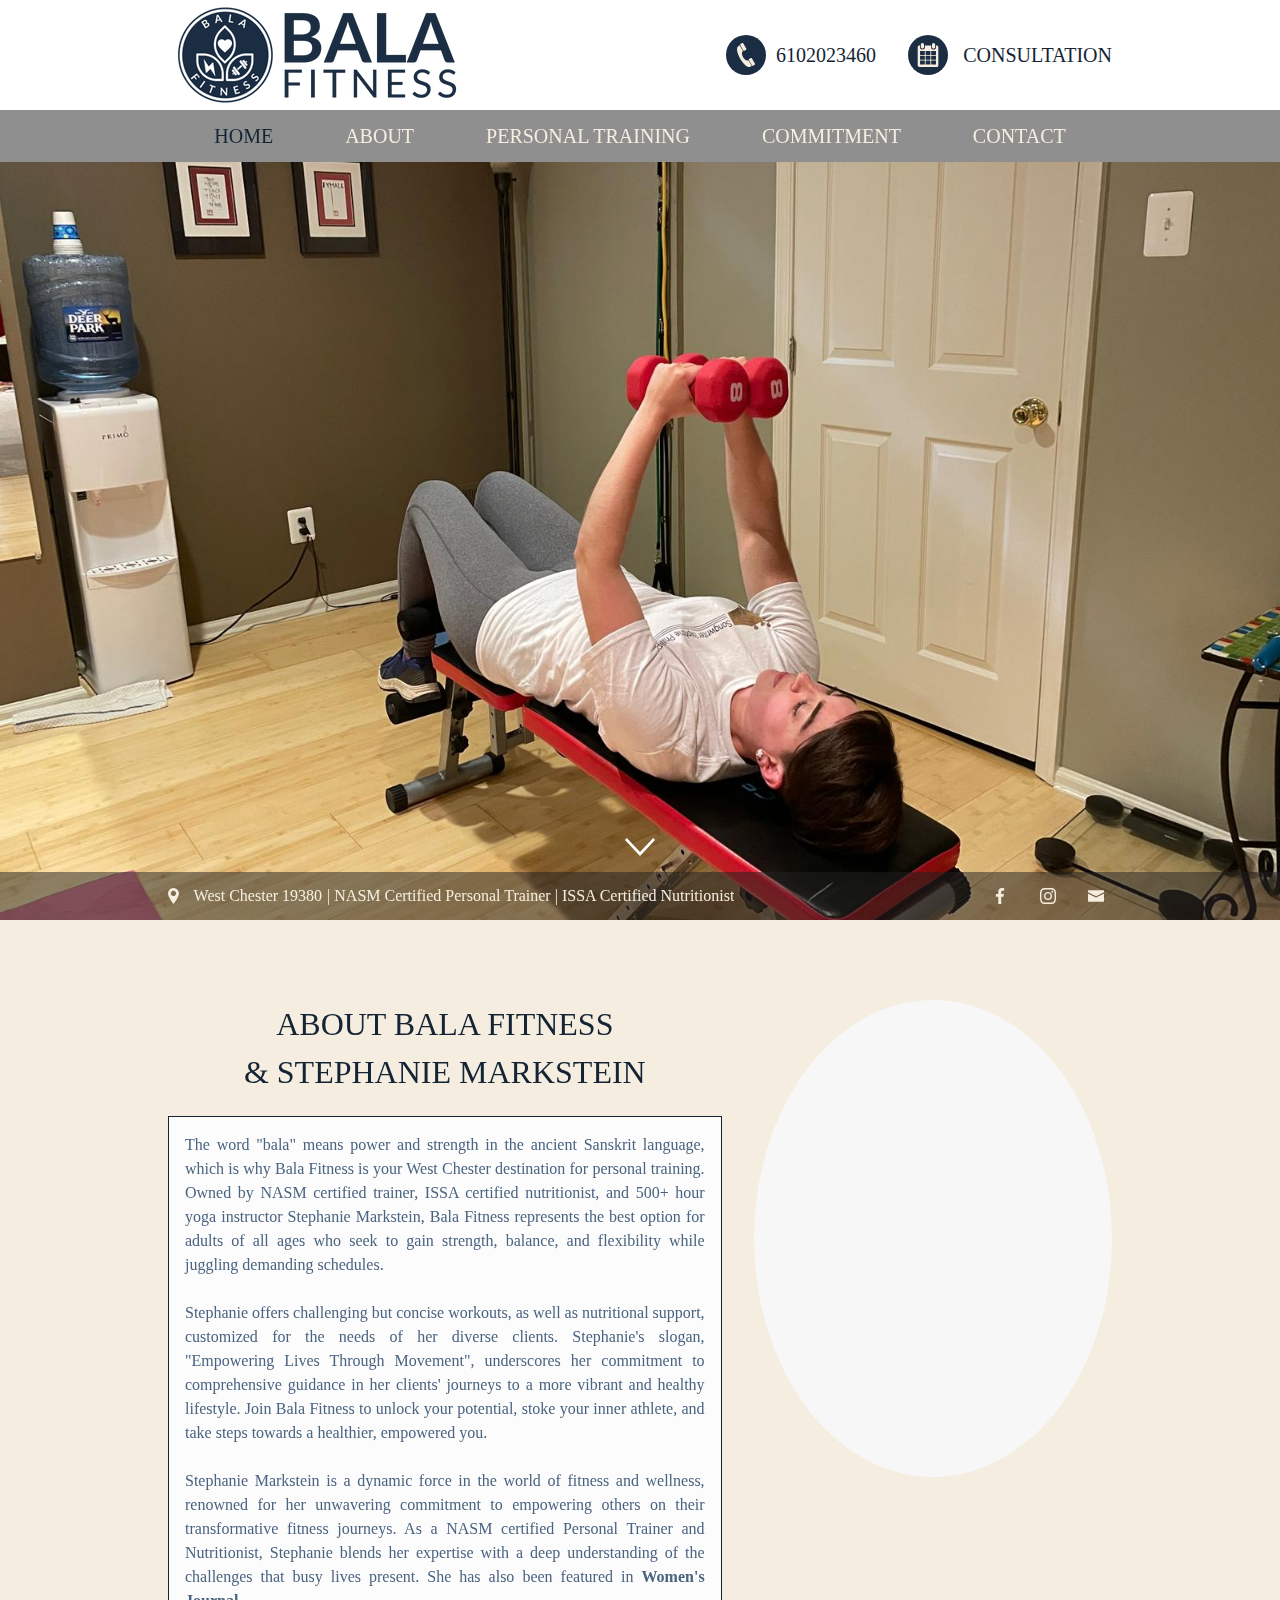
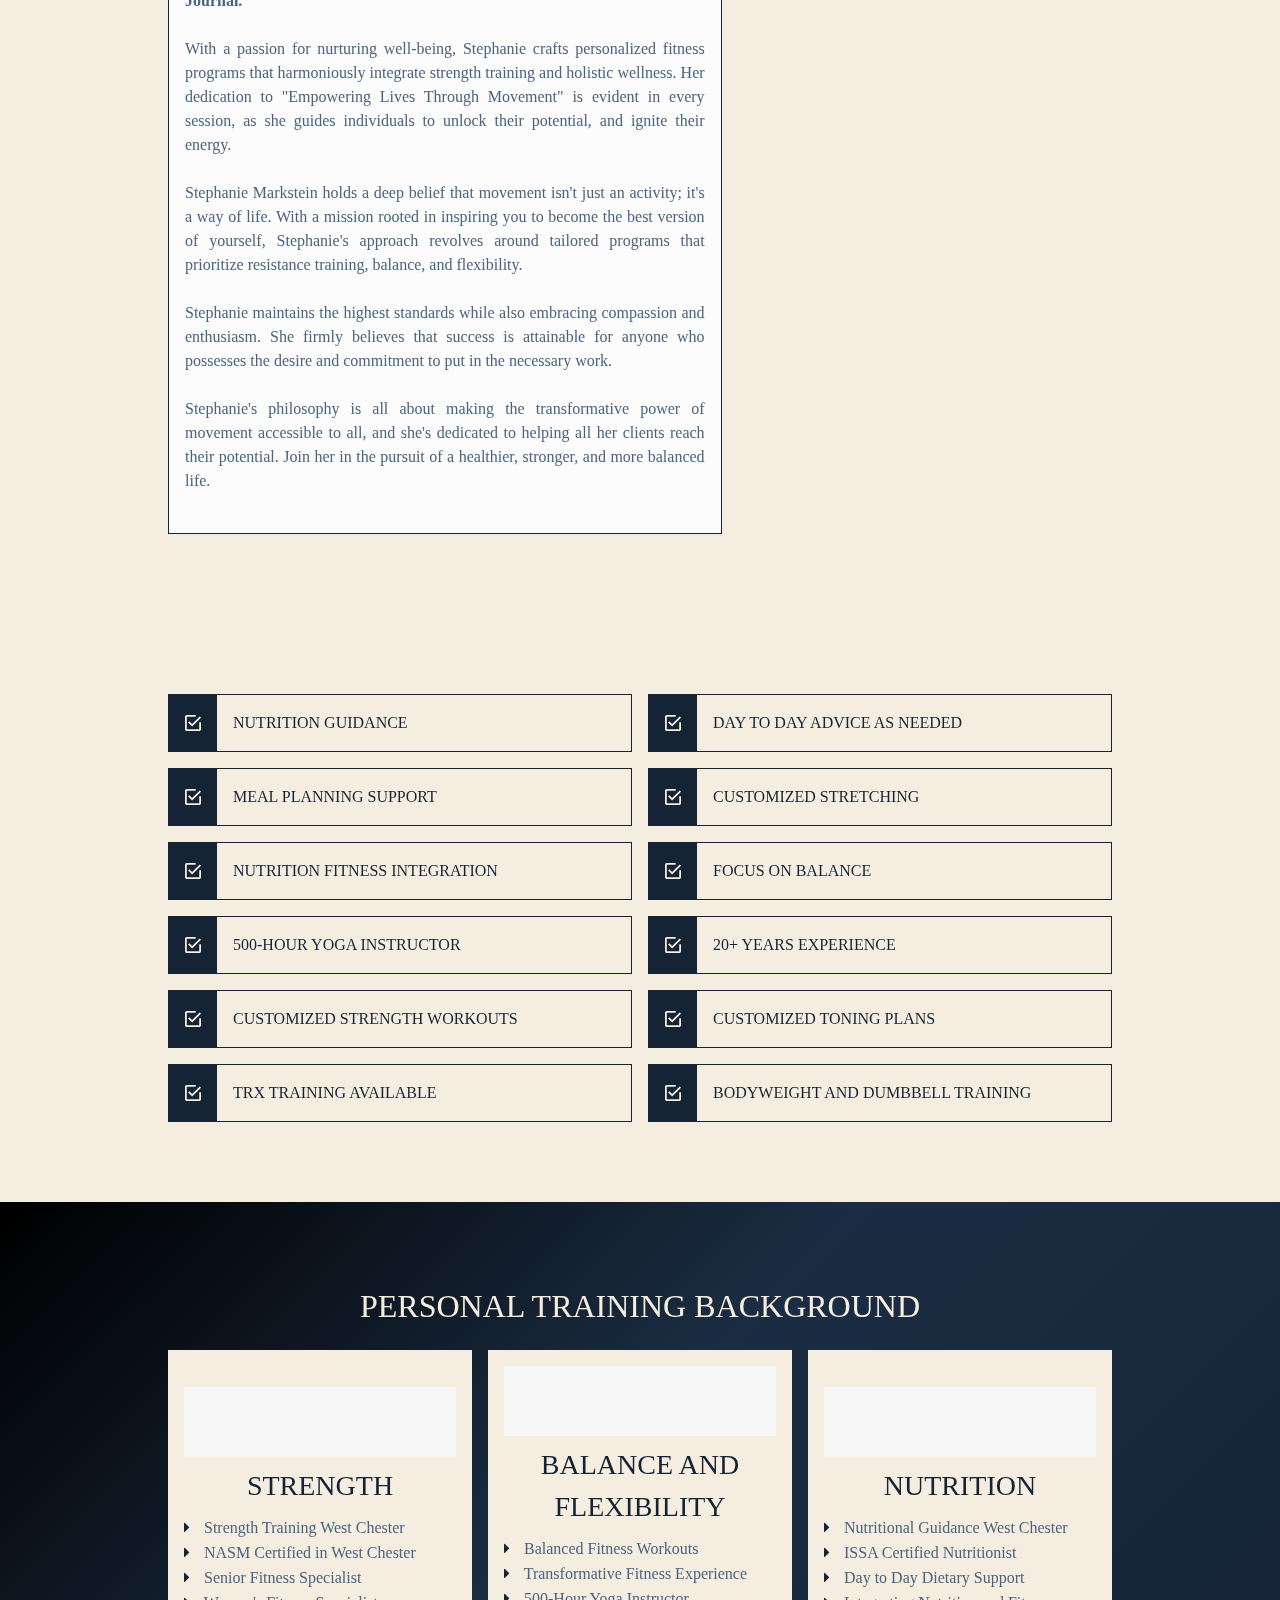
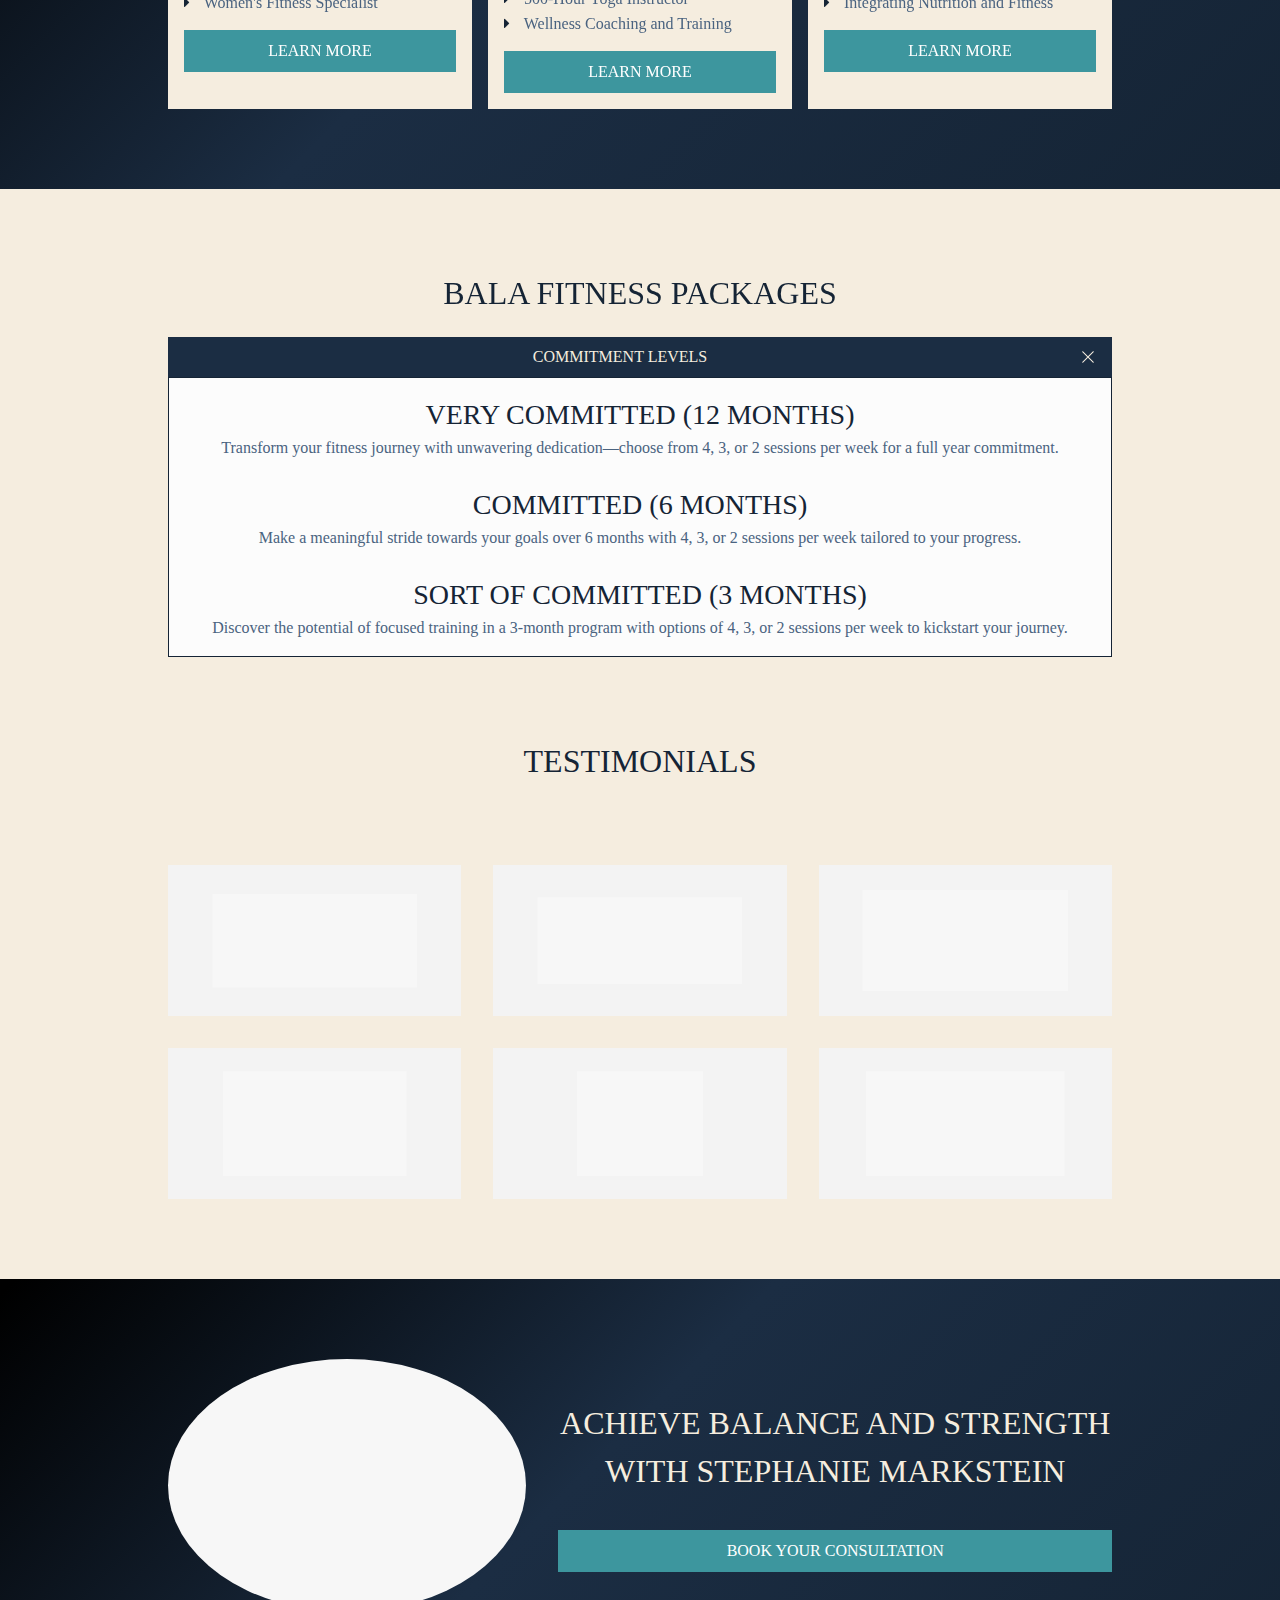
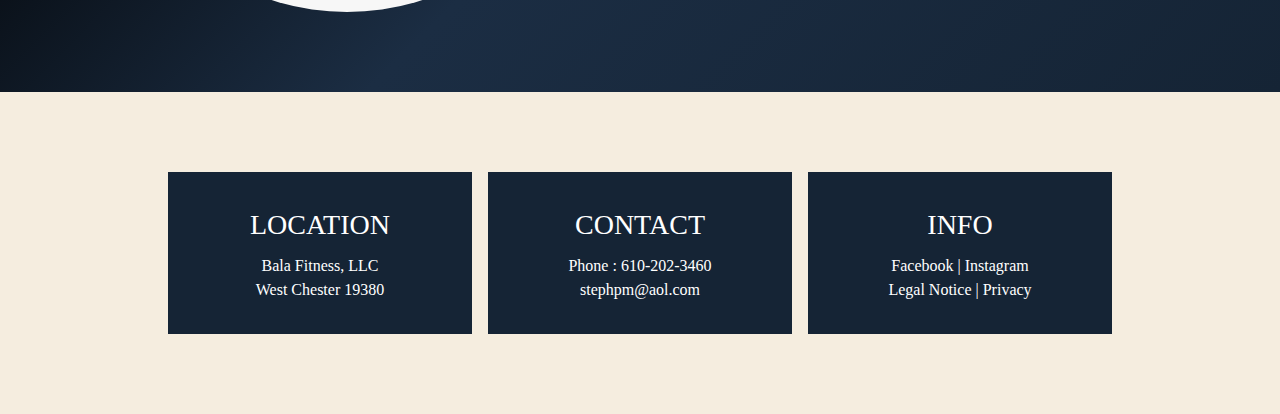
<file: index.html>
<!DOCTYPE html>
<html lang="en">
  <head>
    <title>
      Personal Training in West Chester | Bala Fitness - Empowering Lives
      Through Movement
    </title>
    <meta http-equiv="Content-Type" content="text/html; charset=utf-8" />
    <meta
      name="keywords"
      content="Personal Training West Chester, Holistic Wellness Programs, Certified Personal Trainer, Customized Fitness Workouts, NASM Certified Expert"
    />
    <meta
      name="description"
      content="Looking for top-notch personal training in West Chester? Bala Fitness offers a holistic wellness experience led by Stephanie Markstein, an NASM-certified Personal Trainer and Nutritionist. Elevate your health with customized workouts, expert guidance, and unwavering support right here in West Chester. Discover your inner strength and achieve optimal well-being with Bala Fitness."
    />
    <meta
      property="og:description"
      content="Looking for top-notch personal training in West Chester? Bala Fitness offers a holistic wellness experience led by Stephanie Markstein, an NASM-certified Personal Trainer and Nutritionist. Elevate your health with customized workouts, expert guidance, and unwavering support right here in West Chester. Discover your inner strength and achieve optimal well-being with Bala Fitness."
    />
    <meta name="robots" content="none" />
    <meta name="icbm" content="39.9621,-75.6201" />
    <meta name="geo.position" content="39.9621;-75.6201" />
    <meta name="geo.placename" content="West Chester, PA" />
    <meta
      property="og:title"
      content="Personal Training in West Chester | Bala Fitness - Empowering Lives Through Movement"
    />
    <meta property="og:type" content="website" />
    <meta property="og:locale" content="en" />
    <meta name="viewport" content="width=device-width, initial-scale=1" />
    <!-- Meta Pixel Code -->
    <script>
      !(function (f, b, e, v, n, t, s) {
        if (f.fbq) return;
        n = f.fbq = function () {
          n.callMethod
            ? n.callMethod.apply(n, arguments)
            : n.queue.push(arguments);
        };
        if (!f._fbq) f._fbq = n;
        n.push = n;
        n.loaded = !0;
        n.version = "2.0";
        n.queue = [];
        t = b.createElement(e);
        t.async = !0;
        t.src = v;
        s = b.getElementsByTagName(e)[0];
        s.parentNode.insertBefore(t, s);
      })(
        window,
        document,
        "script",
        "https://connect.facebook.net/en_US/fbevents.js"
      );
      fbq("init", "628723387593792");
      fbq("track", "PageView");
    </script>
    <noscript
      ><img
        height="1"
        width="1"
        style="display: none"
        src="https://www.facebook.com/tr?id=628723387593792&ev=PageView&noscript=1"
    /></noscript>
    <!-- End Meta Pixel Code -->
    <link
      rel="icon"
      type="image/png"
      href="./assets/images/images/16x16/6921427/monogramlogo.png"
      sizes="16x16"
    />
    <link
      rel="icon"
      type="image/png"
      href="./assets/images/images/32x32/6921427/monogramlogo.png"
      sizes="32x32"
    />
    <link
      rel="icon"
      type="image/png"
      href="./assets/images/images/96x96/6921427/monogramlogo.png"
      sizes="96x96"
    />
    <link
      rel="apple-touch-icon-precomposed"
      sizes="152x152"
      href="./assets/images/images/152x152/6921427/monogramlogo.png"
    />
    <link rel="preconnect" href="https://cdn1.site-media.eu" />
    <link
      rel="stylesheet"
      type="text/css"
      media="screen"
      href="./assets/css/app.min.1729159812.css"
    />
    <link
      rel="stylesheet"
      type="text/css"
      media="screen"
      href="./assets/css/custom.231019220134.css"
      id="customcss"
    />
    <script>
      if (!webcard) var webcard = {};
      webcard.id = 378245;
      webcard.moduleId = 2906837;
      webcard.culture = "en";
      webcard.type = 2;
      webcard.isEdit = false;
      webcard.isPreview = true;
      webcard.isMobile = /Android|webOS|iPhone|iPad|iPod|BlackBerry/i.test(
        navigator.userAgent
      );
      webcard.isTouch =
        "ontouchstart" in window || navigator.msMaxTouchPoints > 0;
      webcard.googleMapsEmbedApiKey = "__GOOGLE_EMBED_API_KEY__";
      webcard.googleMapsApiKey = "__GOOGLE_API_KEY__";
      webcard.apiHost = "api.sitehub.io";
      var extraPath = "";
    </script>
    <link rel="preload" as="style" href="./assets/css" />
    <link
      rel="stylesheet"
      media="print"
      onload="this.media='all'"
      href="./assets/css"
    />
    <style>
      #ed-109726097 {
        flex-basis: auto;
        text-align: center;
      }
      #ed-109726097 img {
        width: 300px;
      }
      #ed-109726094 > .inner {
        place-content: center flex-start;
        align-items: center;
      }
      #ed-109726109 svg > * {
        stroke-width: 0px;
      }
      #ed-109726109 {
        flex-basis: auto;
        margin: 0px 10px 0px 0px;
      }
      #ed-109726109 svg {
        border-width: 0px;
        border-style: none;
        border-radius: 100%;
        width: 40px;
        height: 40px;
        padding: 8px;
      }
      #ed-109726112 {
        flex-basis: auto;
      }
      #ed-109726106 > .inner {
        align-items: center;
        place-content: center flex-end;
      }
      #ed-109726118 svg > * {
        stroke-width: 0px;
      }
      #ed-109726118 {
        flex-basis: auto;
        margin: 0px 10px 0px 0px;
      }
      #ed-109726118 svg {
        border-width: 0px;
        border-style: none;
        border-radius: 100%;
        padding: 8px;
        width: 40px;
        height: 40px;
      }
      #ed-109726121 {
        flex-basis: auto;
      }
      #ed-109726115 > .inner {
        align-items: center;
        place-content: center flex-end;
      }
      #ed-109726100 > .inner {
        place-content: center;
        align-items: center;
      }
      #ed-109726091 {
        min-height: 110px;
      }
      #ed-109726040 {
        flex-basis: auto;
        flex-grow: 1;
      }
      #ed-109726046 svg > * {
        stroke-width: 0px;
      }
      #ed-109726046 {
        margin: auto 1rem auto auto;
      }
      @media screen and (max-width: 975px) {
        #ed-109726046 {
          margin: auto 1rem auto 0rem;
        }
      }
      #ed-109726049 {
        margin: auto 1rem auto auto;
      }
      @media screen and (max-width: 975px) {
        #ed-109726049 {
          margin: auto 1rem auto 0rem;
        }
      }
      #ed-109726043 {
        flex-grow: 1;
        flex-basis: auto;
      }
      #ed-109726043 > .inner {
        place-content: center flex-end;
        align-items: center;
      }
      @media screen and (max-width: 975px) {
        #ed-109726043 > .inner {
          justify-content: space-around;
        }
      }
      #ed-109726037 > .inner {
        justify-content: space-between;
        align-items: center;
      }
      #ed-109726058 {
        flex-basis: auto;
        transform: translate3d(-50%, 0px, 0px) scale(1) rotate(0deg)
          skew(0deg, 0deg);
        position: absolute;
        left: 50%;
        bottom: 1rem;
      }
      #ed-109726055 > .inner {
        place-content: center;
        flex-flow: wrap;
      }
      #ed-109726055 {
        flex-basis: auto;
        order: 0;
        flex-grow: 1;
      }
      #ed-109726070 {
        flex-basis: auto;
        order: 0;
        margin: 0px 5px 0px 0px;
      }
      #ed-109726064 > .inner {
        align-items: center;
        place-content: center flex-start;
      }
      #ed-109726085 svg > * {
        stroke-width: 0px;
      }
      #ed-109726079 > .inner {
        justify-content: center;
      }
      #ed-109726076 > .inner {
        align-items: center;
        justify-content: flex-end;
      }
      #ed-109726061 > .inner {
        place-content: center space-between;
        align-items: center;
      }
      @media screen and (max-width: 975px) {
        #ed-109726061 > .inner {
          align-items: center;
          align-content: center;
        }
      }
      @media screen and (max-width: 575px) {
        #ed-109726061 > .inner {
          justify-content: center;
        }
      }
      #ed-109726031 {
        min-height: 90vh;
      }
      #ed-109726031 > .inner {
        align-content: stretch;
        flex-direction: column;
      }
      @media screen and (max-width: 575px) {
        #ed-109726031 {
          min-height: 88vh;
        }
      }
      #ed-109725992 {
        text-align: left;
      }
      #ed-109725992 img {
        width: 100%;
      }
      #ed-109725959 > .inner {
        justify-content: space-between;
        align-items: stretch;
      }
      #ed-117942976 {
        flex-basis: auto;
      }
      #ed-117942979 {
        flex: 1 1 auto;
      }
      #ed-117942973 > .inner {
        place-content: stretch flex-start;
        align-items: stretch;
      }
      #ed-117942985 {
        flex-basis: auto;
      }
      #ed-117942988 {
        flex: 1 1 auto;
      }
      #ed-117942982 > .inner {
        place-content: stretch flex-start;
        align-items: stretch;
      }
      #ed-117942994 {
        flex-basis: auto;
      }
      #ed-117942997 {
        flex: 1 1 auto;
      }
      #ed-117942991 > .inner {
        place-content: stretch flex-start;
        align-items: stretch;
      }
      #ed-117943003 {
        flex-basis: auto;
      }
      #ed-117943006 {
        flex: 1 1 auto;
      }
      #ed-117943000 > .inner {
        place-content: stretch flex-start;
        align-items: stretch;
      }
      #ed-117943012 {
        flex-basis: auto;
      }
      #ed-117943015 {
        flex: 1 1 auto;
      }
      #ed-117943009 > .inner {
        place-content: stretch flex-start;
        align-items: stretch;
      }
      #ed-117943021 {
        flex-basis: auto;
      }
      #ed-117943024 {
        flex: 1 1 auto;
      }
      #ed-117943018 > .inner {
        place-content: stretch flex-start;
        align-items: stretch;
      }
      #ed-117943030 {
        flex-basis: auto;
      }
      #ed-117943033 {
        flex: 1 1 auto;
      }
      #ed-117943027 > .inner {
        place-content: stretch flex-start;
        align-items: stretch;
      }
      #ed-117943039 {
        flex-basis: auto;
      }
      #ed-117943042 {
        flex: 1 1 auto;
      }
      #ed-117943036 > .inner {
        place-content: stretch flex-start;
        align-items: stretch;
      }
      #ed-117943048 {
        flex-basis: auto;
      }
      #ed-117943051 {
        flex: 1 1 auto;
      }
      #ed-117943045 > .inner {
        place-content: stretch flex-start;
        align-items: stretch;
      }
      #ed-117943057 {
        flex-basis: auto;
      }
      #ed-117943060 {
        flex: 1 1 auto;
      }
      #ed-117943054 > .inner {
        place-content: stretch flex-start;
        align-items: stretch;
      }
      #ed-117943066 {
        flex-basis: auto;
      }
      #ed-117943069 {
        flex: 1 1 auto;
      }
      #ed-117943063 > .inner {
        place-content: stretch flex-start;
        align-items: stretch;
      }
      #ed-117943075 {
        flex-basis: auto;
      }
      #ed-117943078 {
        flex: 1 1 auto;
      }
      #ed-117943072 > .inner {
        place-content: stretch flex-start;
        align-items: stretch;
      }
      #ed-117942970 > .inner {
        align-items: stretch;
        align-content: stretch;
      }
      #ed-109725779 img {
        width: 100%;
      }
      #ed-109725791 .wv-link-elm.active {
        background: rgb(181, 210, 221) !important;
      }
      #ed-109725791 .wv-link-elm:hover {
        background: rgb(181, 210, 221) !important;
      }
      #ed-109725791 .button.active {
        background: rgb(61, 150, 158) !important;
      }
      #ed-109725791 .button:hover {
        background: rgb(61, 150, 158) !important;
      }
      #ed-109725800 img {
        width: 100%;
      }
      #ed-109725812 .wv-link-elm.active {
        background: rgb(181, 210, 221) !important;
      }
      #ed-109725812 .wv-link-elm:hover {
        background: rgb(181, 210, 221) !important;
      }
      #ed-109725812 .button.active {
        background: rgb(61, 150, 158) !important;
      }
      #ed-109725812 .button:hover {
        background: rgb(61, 150, 158) !important;
      }
      #ed-109725821 img {
        width: 100%;
      }
      #ed-109725833 .wv-link-elm.active {
        background: rgb(181, 210, 221) !important;
      }
      #ed-109725833 .wv-link-elm:hover {
        background: rgb(181, 210, 221) !important;
      }
      #ed-109725833 .button.active {
        background: rgb(61, 150, 158) !important;
      }
      #ed-109725833 .button:hover {
        background: rgb(61, 150, 158) !important;
      }
      #ed-112312751 img {
        width: 100%;
      }
      #ed-112305659 {
        text-align: left;
      }
      #ed-112305659 img {
        width: 100%;
      }
      #ed-112305674 .wv-link-elm.active {
        background: rgb(61, 150, 158) !important;
      }
      #ed-112305674 .wv-link-elm:hover {
        background: rgb(61, 150, 158) !important;
      }
      #ed-112305674 {
        text-align: center;
      }
      #ed-112305656 > .inner {
        place-content: flex-start space-between;
        align-items: center;
      }
      #ed-109725752 {
        flex-basis: 100%;
      }
      /* #ed-109726028 .map-canvas {
        height: 200px;
      } */
    </style>
  </head>
  <body class="page-2906837 pagelayout-1 index slogan culture-en">
    <div
      class="ed-element ed-container wv-boxed full-width preset-columns-two-v2-header-logo"
      style="background-color: rgb(255, 255, 255)"
      id="ed-109726091"
    >
      <div class="inner">
        <div
          class="ed-element ed-container columns-box wv-overflow_visible"
          id="ed-109726094"
        >
          <div class="inner">
            <div class="ed-element ed-logo logo" id="ed-109726097">
              <img src="./assets/images/wide-logo-light.png" alt="" />
            </div>
          </div>
        </div>
        <div
          class="ed-element ed-container columns-box wv-overflow_visible hide-sm"
          id="ed-109726100"
        >
          <div class="inner">
            <div
              class="ed-element ed-container wv-boxed wv-spacer preset-columns-two-v2-header-logo"
              id="ed-109726103"
            >
              <div class="inner">
                <div
                  class="ed-element ed-container columns-box wv-overflow_visible hide-md hide-sm"
                  id="ed-109726106"
                >
                  <a class="inner" href="tel:6102023460"
                    ><div class="ed-element ed-icon" id="ed-109726109">
                      <svg
                        xmlns="http://www.w3.org/2000/svg"
                        viewBox="170 -787 659 875"
                        data-icon="ico-phone"
                        preserveAspectRatio="xMidYMid"
                        class="bg-secondary"
                        style="overflow: visible"
                      >
                        <path
                          d="M390.7 -496.7C270.4 -427.2 453.9 -83.1 585.6 -159.1L707.7 52.3C652.1 84.4 605.2 104.6 540.8 67.8 362 -34.4 165.2 -375.1 170.8 -578.3c1.9 -70.6 43.6 -98.3 97.9 -129.7 23.3 40.4 98.6 170.8 122 211.3zm50.4 -5.7c-13 7.5 -29.7 3.1 -37.3 -10l-115 -199.3c-7.5 -13 -3.1 -29.7 10 -37.3l60.5 -34.9c13 -7.5 29.7 -3.1 37.3 10L511.7 -574.6c7.5 13 3.1 29.7 -10 37.2l-60.6 35zM755.5 42.1c-13 7.5 -29.7 3.1 -37.3 -10l-115 -199.3c-7.5 -13 -3.1 -29.7 10 -37.3l60.5 -34.9c13 -7.5 29.7 -3.1 37.3 10L826.1 -30.1c7.5 13 3.1 29.7 -10 37.3l-60.6 34.9z"
                          class="fill-background"
                        ></path>
                      </svg>
                    </div>
                    <div
                      class="ed-element ed-text custom-theme h5"
                      id="ed-109726112"
                    >
                      <p>
                        <span
                          class="fr-deletable"
                          data-bind="customer.phone"
                          contenteditable="false"
                          >6102023460</span
                        >
                      </p>
                    </div></a
                  >
                </div>
                <div
                  class="ed-element ed-container columns-box wv-overflow_visible"
                  id="ed-109726115"
                >
                  <a
                    class="inner wv-link-elm active"
                    href="mailto:stephpm@aol.com?subject=Bala%20Fitness%20Consultation&body=Hi%20Stephanie%2C%0A%0AI'm%20interested%20in%20a%20free%20consultation.%20Please%20contact%20me%20at%20your%20earliest%20convenience%20so%20we%20can%20set%20it%20up."
                    ><div class="ed-element ed-icon" id="ed-109726118">
                      <svg
                        xmlns="http://www.w3.org/2000/svg"
                        viewBox="70 -849 859 1000"
                        data-icon="ico-ui-calendar"
                        preserveAspectRatio="xMidYMid"
                        class="bg-secondary"
                        style="overflow: visible"
                      >
                        <path
                          d="M929.8 -676c-0.1 -49.9 -28.1 -75 -77.6 -73.7 -16.8 0.4 -20.5 7 -20.1 21.9 0.7 25.2 1.1 50.5 -0.2 75.7 -2 40.8 -26.2 66.2 -66.6 69.4 -21.4 1.7 -43.1 1.6 -64.4 0.1 -43.4 -3 -67.7 -29.3 -68.7 -72.9 -0.5 -24.3 -0.8 -48.6 0.1 -72.9 0.6 -15.6 -4.7 -21.2 -20.7 -21.1 -74.8 0.7 -149.6 0.7 -224.3 -0 -17 -0.2 -20.3 7.1 -19.8 21.8 0.8 25.2 0.7 50.5 0.1 75.7 -0.9 38.1 -22.9 64 -60.7 68.3 -23.1 2.7 -46.7 2.5 -70 1.1 -42.5 -2.5 -66.2 -27.7 -67.7 -70.5 -0.8 -25.2 -0.9 -50.5 0 -75.7 0.6 -15.9 -5.6 -20.5 -21.2 -20.8C97.1 -750.7 70.1 -725.2 70.1 -673.2c-0.1 248.7 -0.1 497.3 0 746 0 53.6 23.1 77.1 76.6 77.2 235.6 0.2 471.1 0.2 706.7 -0 53.9 -0 76.4 -23 76.4 -77.1 0.2 -124.3 0 -248.7 0 -373 0.1 -125.4 0.3 -250.7 0 -375.9zM168 -499.2c-0.1 -13 5.5 -18.2 18.5 -18.2 55 0.3 110 0.3 164.9 0.1 11.8 -0 16.4 4.9 16.3 16.8 -0.4 44.7 -0.5 89.5 0.1 134.2 0.2 14.8 -7.8 16.5 -19.4 16.4 -27 -0.3 -54 -0.1 -81.1 -0.1 -27 -0 -54.1 -0.4 -81.1 0.2 -13.1 0.3 -18.4 -4.7 -18.3 -17.9 0.5 -43.9 0.4 -87.7 0.1 -131.5zm199.9 531c0.2 14.3 -4.5 20 -19.1 19.8 -53.1 -0.5 -106.2 -0.5 -159.3 -0 -15.5 0.2 -21.8 -5.2 -21.6 -21 0.6 -42.9 0.5 -85.7 0.1 -128.6 -0.1 -13.1 5.1 -18.3 18.2 -18 27 0.6 54 0.2 81.1 0.2 27 -0 54.1 0.5 81.1 -0.2 14.2 -0.4 19.8 4.4 19.6 19.2 -0.8 42.9 -0.7 85.8 -0.1 128.6zm-22.6 -180.5c-26.1 -1.1 -52.3 -0.3 -78.5 -0.3 -25.2 -0 -50.5 -0.8 -75.7 0.3 -16.4 0.7 -23.7 -3.8 -23.3 -21.7 0.9 -42 0.8 -84.1 0.1 -126.2 -0.3 -16.2 6.3 -20.7 21.6 -20.5 52.3 0.7 104.7 1 157 -0.1 18.2 -0.4 21.8 7 21.5 23.1 -0.8 41.1 -1.1 82.3 0.1 123.4 0.4 17.8 -6.2 22.7 -22.8 22zm74.2 -368.6c53.3 0.3 106.6 0.4 159.9 -0.1 14.4 -0.1 19.9 5.2 19.7 19.7 -0.6 43 -0.7 86 0 129 0.2 15.3 -6.6 19.1 -20.3 18.8 -27.1 -0.6 -54.2 -0.2 -81.3 -0.2 -26.2 -0 -52.4 -0.4 -78.5 0.2 -13.2 0.3 -18.1 -4.7 -18 -18 0.5 -43.9 0.5 -87.9 0 -131.8 -0.2 -13.8 5.9 -17.7 18.5 -17.6zM400.9 -297.4c-0.2 -14.2 4.3 -19.8 19.2 -19.6 53.2 0.7 106.4 0.6 159.7 -0 14.8 -0.2 19.5 5.5 19.3 19.7 -0.5 42.9 -0.5 85.9 0 128.9 0.2 14.3 -4.7 20 -19.4 19.6 -27.1 -0.8 -54.1 -0.2 -81.2 -0.2 -25.2 -0 -50.4 -0.5 -75.6 0.2 -14.6 0.5 -22.4 -2.6 -22 -19.7 0.9 -42.9 0.6 -85.9 0 -128.9zM599.3 29.2c0.4 17.2 -5.9 22.8 -22.8 22.6 -51.4 -0.8 -102.8 -0.6 -154.3 -0.1 -15.3 0.2 -21.8 -4.3 -21.4 -20.7 0.9 -42.1 0.9 -84.1 0 -126.2 -0.3 -16 5.4 -21.4 21 -20.8 26.1 0.9 52.3 0.3 78.5 0.3 25.2 -0 50.5 0.7 75.7 -0.3 16.4 -0.6 23.6 4 23.2 21.8 -1 41.1 -0.9 82.3 0.1 123.4zm32.6 -526.7c-0.2 -14.3 4.8 -20.1 19.4 -19.9 53.2 0.5 106.3 0.5 159.5 -0 15 -0.1 22.1 4.5 21.8 20.8 -0.7 42.9 -0.5 85.8 -0.1 128.7 0.1 13.2 -5 18.3 -18.2 18 -28 -0.5 -56 -0.2 -83.9 -0.2 -25.2 -0 -50.4 -0.7 -75.5 0.3 -16.3 0.6 -23.5 -4 -23 -21.8 0.9 -41.9 0.6 -83.9 0 -125.9zM832.4 33.6c0.1 13.5 -6.3 17.9 -18.8 17.9 -55 -0.2 -110.1 -0.2 -165.1 -0 -11.8 -0 -16.6 -5.1 -16.5 -16.9 0.3 -44.8 0.4 -89.5 0 -134.3 -0.1 -14.9 8.6 -16.2 19.9 -16.1 27 0.2 54.1 0.1 81.1 0.1 27 -0 54.1 0.4 81.1 -0.1 13.1 -0.3 18.4 4.7 18.2 18 -0.3 43.7 -0.3 87.6 0.1 131.4zm-23.1 -182.4c-26.1 -1 -52.2 -0.3 -78.3 -0.3 -27 -0 -54.1 -0.5 -81.1 0.1 -13.2 0.3 -18.2 -4.8 -18 -18 0.4 -43.8 0.6 -87.6 -0.1 -131.4 -0.2 -15.3 6.6 -18.8 20.3 -18.7 53.1 0.5 106.2 0.6 159.3 -0.1 15.8 -0.2 21.4 5.2 21.1 20.9 -0.7 41.9 -0.9 83.9 0.1 125.8 0.5 18.2 -7.2 22.3 -23.3 21.7zM272.1 -616.7C306 -619 332.3 -646 334 -681.2c0.8 -17.7 0.1 -35.5 0.1 -53.2 0 -16.8 0.6 -33.6 -0.1 -50.4 -1.6 -35.6 -27.3 -62.4 -61.3 -65 -33.7 -2.5 -64.2 20.7 -68.8 56.2 -5.2 39.8 -5 80.3 -0.1 120.1 4.3 35.5 34.7 59 68.3 56.8zm458 0.1c36.4 1.4 65.8 -27 68.4 -67.1 1 -15.8 0.2 -31.7 0.2 -47.6h-0.1c0 -17.7 1.1 -35.6 -0.2 -53.2 -2.9 -38.4 -31.8 -65.9 -67.2 -65.4 -35.5 0.5 -64 28.7 -65.4 67.1 -1.2 32.6 -1.1 65.4 0 98C667 -646 694.2 -618 730.1 -616.6z"
                          class="fill-background"
                        ></path>
                      </svg>
                    </div>
                    <div
                      class="ed-element ed-text custom-theme h5"
                      id="ed-109726121"
                    >
                      <p>&nbsp;Consultation</p>
                    </div></a
                  >
                </div>
              </div>
            </div>
          </div>
        </div>
      </div>
    </div>
    <div
      class="ed-element ed-container banner preset-banner-v3-default"
      id="ed-109726031"
    >
      <div class="background">
        <div class="ed-element ed-slider wv-bg" id="ed-112305581">
          <div
            class="slider-container slick-initialized slick-slider"
            data-parameters='{"items":[{"image":"./assets/images/WhatsAppImage2023-10-05at5.09.30PM.jpeg","title":""},{"image":"./assets/images/IMG_5444.JPG","title":""},{"image":"./assets/images/4.PNG","title":""},{"image":"./assets/images/WhatsAppImage2024-08-29at15.04.05.jpeg","title":""},{"image":"./assets/images/WhatsAppImage2023-08-21at12.15.12PM.jpeg","title":""}],"adaptiveHeight":false,"slidesToShow":1,"slidesToScroll":1,"rows":1,"slidesPerRow":1,"height":null,"animation":"slide","animationSpeed":"800ms","direction":"horizontal","autoplay":true,"autoplaySpeed":"5s","pauseOnHover":true,"loop":true,"nav":false,"dots":false,"enlarge":false,"retinaImages":false,"lazyLoad":"progressive","variableWidth":false,"centerMode":false,"centerPadding":"0px","asNavFor":"","insideContainer":false,"responsive":[{"breakpoint":976,"settings":{"slidesToShow":1,"slidesToScroll":1,"centerPadding":"0px"}},{"breakpoint":576,"settings":{"slidesToShow":1,"slidesToScroll":1,"centerPadding":"0px"}}]}'
          ></div>
        </div>
      </div>
      <div class="inner" data-parallax-amount="0">
        <div
          class="ed-element ed-container wv-boxed menu-wrapper wv-overflow_visible preset-menu-v2-wide full-width"
          style="background-color: rgb(255, 255, 255); background-size: auto"
          id="ed-109726037"
        >
          <div class="inner">
            <div class="ed-element ed-menu wv-custom" id="ed-109726040">
              <ul class="menu-level-0">
                <li class="wv-page-2906837-en first active">
                  <a href="./index.html" class="wv-page-2906837-en first active"
                    >Home</a
                  >
                </li>
                <li>
                  <a href="./index.html#ed-109725956" class="wv-link-elm"
                    >About</a
                  >
                </li>
                <li>
                  <a href="./index.html#ed-109725761" class="wv-link-elm"
                    >Personal Training</a
                  >
                </li>
                <li>
                  <a href="./index.html#ed-109725881" class="wv-link-elm"
                    >Commitment</a
                  >
                </li>
                <li class="end">
                  <a href="./index.html#ed-109725995" class="wv-link-elm last"
                    >Contact</a
                  >
                </li>
              </ul>
            </div>
            <div
              class="ed-element ed-container mobile-cont wv-overflow_visible"
              id="ed-109726043"
            >
              <div class="inner">
                <div class="ed-element ed-icon" id="ed-109726046">
                  <a href="./index.html#ed-109726004" class="wv-link-elm"
                    ><svg
                      xmlns="http://www.w3.org/2000/svg"
                      viewBox="199 -787 602 875"
                      data-icon="ico-social-google-map"
                      preserveAspectRatio="xMidYMid"
                      style="overflow: hidden"
                    >
                      <path
                        d="M787.6 -569.7c-3.1 -11.6 -9.4 -24.2 -14.1 -35 -56 -134.6 -178.3 -182.8 -277.1 -182.8 -132.3 -0 -277.9 88.6 -297.3 271.4v37.4c0 1.6 0.5 15.6 1.3 22.6C211.3 -369 280 -276.5 331.4 -189.3 386.6 -95.9 443.9 -4.2 500.7 87.6c35 -59.9 69.9 -120.6 104.1 -178.9 9.4 -17.1 20.1 -34.2 29.5 -50.6 6.2 -10.9 18.1 -21.8 23.5 -31.9 55.2 -101.1 144.1 -203 144.1 -303.3v-41.3c0 -10.9 -13.5 -49 -14.3 -51.3zM498.8 -382.3c-38.9 -0 -81.4 -19.4 -102.4 -73.1 -3.2 -8.6 -2.9 -25.7 -2.9 -27.2v-24.1c0 -68.4 58.1 -99.6 108.7 -99.6 62.2 -0 110.3 49.8 110.3 112S561 -382.3 498.8 -382.3z"
                      ></path></svg></a>
                </div>
                <div class="ed-element ed-icon" id="ed-109726049">
                  <a href="tel:610-202-3460"
                    ><svg
                      xmlns="http://www.w3.org/2000/svg"
                      viewBox="170 -787 659 875"
                      data-icon="ico-phone"
                      preserveAspectRatio="xMidYMid"
                    >
                      <path
                        d="M390.7 -496.7C270.4 -427.2 453.9 -83.1 585.6 -159.1L707.7 52.3C652.1 84.4 605.2 104.6 540.8 67.8 362 -34.4 165.2 -375.1 170.8 -578.3c1.9 -70.6 43.6 -98.3 97.9 -129.7 23.3 40.4 98.6 170.8 122 211.3zm50.4 -5.7c-13 7.5 -29.7 3.1 -37.3 -10l-115 -199.3c-7.5 -13 -3.1 -29.7 10 -37.3l60.5 -34.9c13 -7.5 29.7 -3.1 37.3 10L511.7 -574.6c7.5 13 3.1 29.7 -10 37.2l-60.6 35zM755.5 42.1c-13 7.5 -29.7 3.1 -37.3 -10l-115 -199.3c-7.5 -13 -3.1 -29.7 10 -37.3l60.5 -34.9c13 -7.5 29.7 -3.1 37.3 10L826.1 -30.1c7.5 13 3.1 29.7 -10 37.3l-60.6 34.9z"
                      ></path></svg></a>
                </div>
                <div class="ed-element ed-html menu-trigger" id="ed-109726052">
                  <div class="menu-trigger-box">
                    <div class="menu-trigger-inner"></div>
                  </div>
                </div>
              </div>
            </div>
          </div>
        </div>
        <div
          class="ed-element ed-container wv-boxed wv-spacer banner-content full-width"
          id="ed-109726055"
        >
          <div class="inner" data-parallax-amount="40">
            <div class="ed-element ed-icon banner-arrow" id="ed-109726058">
              <a href="#!next" class="wv-link-elm"
                ><svg
                  xmlns="http://www.w3.org/2000/svg"
                  viewBox="0 -288 320 170"
                  data-icon="ion-ion-ios-arrow-down"
                  preserveAspectRatio="xMidYMid"
                  style="width: 30px; height: 30px"
                >
                  <path
                    d="M301 -288l19 21l-160 171l-160 -171l19 -21l141 150z"
                  ></path></svg></a>
            </div>
          </div>
        </div>
        <div
          class="ed-element ed-container wv-boxed preset-info-bar-v3-default"
          id="ed-109726061"
        >
          <div class="inner">
            <div
              class="ed-element ed-container info-bar-content hide-sm"
              id="ed-109726064"
            >
              <div class="inner">
                <div class="ed-element ed-icon center" id="ed-109726067">
                  <svg
                    xmlns="http://www.w3.org/2000/svg"
                    viewBox="202 -787 595 875"
                    data-icon="ico-location-pin"
                    preserveAspectRatio="xMinYMid"
                    style="overflow: hidden"
                  >
                    <path
                      d="M480.7 66.2c-18.9 -25.7 -37.4 -50.8 -55.2 -76.2C364.3 -97 307.7 -186.8 262 -283.1c-22.4 -47.3 -43 -95.5 -53 -147 -18.9 -96.6 3.5 -183.4 68.9 -257.3 63.1 -71.1 143.9 -103.7 238.7 -99.8 132.3 5.5 247.8 105 274.7 235.1 11 53.4 7.4 105.6 -9 157.6C749.4 -291.1 697.9 -197 639 -106.8 596.9 -42.4 551.1 19.6 506.9 82.6c-1.1 1.5 -2.2 2.9 -3.7 4.6 -2.2 2.4 -12.2 -7 -22.5 -21zm164.8 -551.8c3.9 -75.3 -58.6 -145.5 -133.3 -149.6C426 -640 359.2 -580 354.6 -493.3c-4 75.3 59.9 145.2 136.2 148.8 83.9 4 150.4 -56.8 154.7 -141.1z"
                      style="stroke-width: 0px"
                    ></path>
                  </svg>
                </div>
                <div class="ed-element ed-text custom-theme" id="ed-109726070">
                  <p>
                    <span data-bind="customer.street"></span>
                    <span data-bind="customer.city">West Chester</span>
                    <span data-bind="customer.zip">19380</span>
                  </p>
                </div>
                <div class="ed-element ed-text custom-theme" id="ed-109726073">
                  <p>
                    | NASM Certified Personal Trainer | ISSA Certified
                    Nutritionist
                  </p>
                </div>
              </div>
            </div>
            <div
              class="ed-element ed-container info-bar-content"
              id="ed-109726076"
            >
              <div class="inner">
                <div
                  class="ed-element ed-container wv-overflow_visible preset-social-icons-v3-default"
                  id="ed-109726079"
                >
                  <div class="inner">
                    <div
                      class="ed-element ed-icon social-icons-icon"
                      id="ed-109726082"
                    >
                      <a
                        href="https://www.facebook.com/balafitness"
                        target="_blank"
                        ><svg
                          xmlns="http://www.w3.org/2000/svg"
                          viewBox="0 -448 264 512"
                          data-icon="fa-brands-facebook-f"
                          preserveAspectRatio="xMidYMid"
                        >
                          <path
                            d="M76.7 64V-165H0V-256H76.7V-327.7C76.7 -405.6 124.3 -448 193.8 -448C227.1 -448 255.7 -445.5 264 -444.4V-363H215.8C178 -363 170.7 -345 170.7 -318.7V-256H256L244.3 -165H170.7V64"
                          ></path></svg></a>
                    </div>
                    <div
                      class="ed-element ed-icon social-icons-icon"
                      id="ed-109726085"
                    >
                      <a
                        href="https://www.instagram.com/balafitnessgirl/"
                        target="_blank"
                        ><svg
                          xmlns="http://www.w3.org/2000/svg"
                          viewBox="0 -416 448 448"
                          data-icon="fa-brands-instagram"
                          preserveAspectRatio="xMidYMid"
                          style="overflow: hidden"
                        >
                          <path
                            d="M224.1 -307C160.5 -307 109.2 -255.7 109.2 -192.1S160.5 -77.2 224.1 -77.2S339 -128.5 339 -192.1S287.7 -307 224.1 -307zM224.1 -117.4C183 -117.4 149.4 -150.9 149.4 -192.1S182.9 -266.8 224.1 -266.8S298.8 -233.3 298.8 -192.1S265.2 -117.4 224.1 -117.4zM370.5 -311.7C370.5 -296.8 358.5 -284.9 343.7 -284.9C328.8 -284.9 316.9 -296.9 316.9 -311.7S328.9 -338.5 343.7 -338.5S370.5 -326.5 370.5 -311.7zM446.6 -284.5C444.9 -320.4 436.7 -352.2 410.4 -378.4C384.2 -404.6 352.4 -412.8 316.5 -414.6C279.5 -416.7 168.6 -416.7 131.6 -414.6C95.8 -412.9 64 -404.7 37.7 -378.5S3.3 -320.5 1.5 -284.6C-0.6 -247.6 -0.6 -136.7 1.5 -99.7C3.2 -63.8 11.4 -32 37.7 -5.8S95.7 28.6 131.6 30.4C168.6 32.5 279.5 32.5 316.5 30.4C352.4 28.7 384.2 20.5 410.4 -5.8C436.6 -32 444.8 -63.8 446.6 -99.7C448.7 -136.7 448.7 -247.5 446.6 -284.5zM398.8 -60C391 -40.4 375.9 -25.3 356.2 -17.4C326.7 -5.7 256.7 -8.4 224.1 -8.4S121.4 -5.8 92 -17.4C72.4 -25.2 57.3 -40.3 49.4 -60C37.7 -89.5 40.4 -159.5 40.4 -192.1S37.8 -294.8 49.4 -324.2C57.2 -343.8 72.3 -358.9 92 -366.8C121.5 -378.5 191.5 -375.8 224.1 -375.8S326.8 -378.4 356.2 -366.8C375.8 -359 390.9 -343.9 398.8 -324.2C410.5 -294.7 407.8 -224.7 407.8 -192.1S410.5 -89.4 398.8 -60z"
                          ></path></svg></a>
                    </div>
                    <div
                      class="ed-element ed-icon social-icons-icon"
                      id="ed-109726088"
                    >
                      <a href="#" target="_blank"
                        ><svg
                          xmlns="http://www.w3.org/2000/svg"
                          viewBox="62 -667 875 634"
                          data-icon="ico-envelope"
                          preserveAspectRatio="xMidYMid"
                          style="overflow: hidden"
                        >
                          <path
                            d="M492.8 -268.4C375 -326.3 155.5 -433.5 85.2 -467.6 72.9 -473.5 63 -467.3 63 -453.7V-57.5C63 -43.9 74 -32.8 87.6 -32.8h824.6c13.6 -0 24.7 -11 24.7 -24.6v-395.8c0 -13.6 -9.9 -19.8 -22.1 -13.8C845 -432.8 628 -326 511.7 -268.3c-7 3.5 -12.2 3.2 -18.9 -0.1zM178.6 -497.8C283.8 -446.3 389 -394.7 494.3 -343.5c4 2 10.3 2.6 14.2 0.7 140.8 -69.1 281.4 -138.7 422.1 -208 5.1 -2.5 6.9 -5.4 6.9 -11.3 -0.2 -20.5 0 -56.7 0.1 -80.9 0 -13.6 -11.1 -24.7 -24.7 -24.7H87.3c-13.6 -0 -24.8 11 -24.8 24.7 0 24.3 0.2 60.6 0.5 81.9 0.1 3.4 3.8 8.3 7 9.9 36.1 18.1 72.4 35.6 108.6 53.4z"
                            style="stroke-width: 0px"
                          ></path></svg></a>
                    </div>
                  </div>
                </div>
              </div>
            </div>
          </div>
        </div>
      </div>
    </div>
    <div class="ed-element ed-container wv-boxed wv-spacer" id="ed-109725956">
      <div class="inner" id="about">
        <div
          class="ed-element ed-container flex-align-items-stretch flex-justify-content-space-between preset-about-with-image-default"
          id="ed-109725959"
        >
          <div class="inner">
            <div
              class="ed-element ed-container about-with-image-box flex-justify-content-center flex-align-items-center flex-align-content-center"
              id="ed-109725962"
            >
              <div class="inner">
                <div
                  class="ed-element ed-headline custom-theme"
                  id="ed-109725965"
                >
                  <h2 class="center">
                    About BALA FITNESS<br />&amp; Stephanie Markstein
                  </h2>
                </div>
                <div class="ed-element ed-spacer" id="ed-109725968">
                  <div style="height: 20px" class="space"></div>
                </div>
                <div
                  class="ed-element ed-container accordion wv-boxed wv-spacer preset-accordion-tabs"
                  id="ed-109725971"
                >
                  <div class="inner">
                    <!-- <div
                      class="ed-element ed-headline custom-theme accordion-trigger"
                      id="ed-109725974"
                    >
                      <h3>
                        <a class="wv-link-elm active" href="#!next"
                          >BALA History</a
                        >
                      </h3>
                    </div> -->
                    <div
                      class="ed-element ed-container accordion-content"
                      id="ed-109725977"
                      data-animation='{"type":"slide","initial":"show","keepHeight":false,"duration":"0.5s","delay":"0s","overlay":{"width":"auto"},"trigger":"","group":{"name":"about","behavior":{"show":"hide","hide":"hide"}}}'
                    >
                      <div class="inner">
                        <div
                          class="ed-element ed-text custom-theme"
                          id="ed-109725980"
                        >
                          <!-- Bala History -->
                          <p>
                            The word "bala" means power and strength in the
                            ancient Sanskrit language, which is why Bala Fitness
                            is your West Chester destination for personal
                            training. Owned by NASM certified trainer, ISSA
                            certified nutritionist, and 500+ hour yoga
                            instructor Stephanie Markstein, Bala Fitness
                            represents the best option for adults of all ages
                            who seek to gain strength, balance, and flexibility
                            while juggling demanding schedules.&nbsp;
                          </p>
                          <p><br /></p>
                          <p>
                            Stephanie offers challenging but concise workouts,
                            as well as nutritional support, customized for the
                            needs of her diverse clients. Stephanie's slogan,
                            "Empowering Lives Through Movement", underscores her
                            commitment to comprehensive guidance in her clients'
                            journeys to a more vibrant and healthy lifestyle.
                            Join Bala Fitness to unlock your potential, stoke
                            your inner athlete, and take steps towards a
                            healthier, empowered you.
                          </p>
                          <p><br /></p>
                        </div>

                        <div
                          class="ed-element ed-text custom-theme"
                          id="ed-109725980"
                        >
                          <!-- About Stephanie -->
                          <p>
                            Stephanie Markstein is a dynamic force in the world
                            of fitness and wellness, renowned for her unwavering
                            commitment to empowering others on their
                            transformative fitness journeys. As a NASM certified
                            Personal Trainer and Nutritionist, Stephanie blends
                            her expertise with a deep understanding of the
                            challenges that busy lives present. She has also been 
                            featured in 
                              <span style="font-weight: bold;">
                                <a href="https://womensjournal.com/stephanie-marksteins-specialized-approach-to-fitness-for-menopausal-women/" target="_blank">Women's Journal</a>.
                              </span>&nbsp;
                          </p>
                          <p><br /></p>
                          <p>
                            With a passion
                            for nurturing well-being, Stephanie crafts
                            personalized fitness programs that harmoniously
                            integrate strength training and holistic wellness.
                            Her dedication to "Empowering Lives Through
                            Movement" is evident in every session, as she guides
                            individuals to unlock their potential, and ignite
                            their energy.
                          </p>
                          <p><br /></p>
                        </div>

                        <div
                          class="ed-element ed-text custom-theme"
                          id="ed-109725980"
                        >
                          <!-- Why Bala Fitness -->
                          <p>
                            Stephanie Markstein holds a deep belief that movement 
                            isn't just an activity; it's a way of life. With a mission 
                            rooted in inspiring you to become the best version of 
                            yourself, Stephanie's approach revolves around tailored 
                            programs that prioritize resistance training, balance, 
                            and flexibility.&nbsp;
                          </p>
                          <p><br /></p>
                          <p>
                            Stephanie maintains the highest standards while also 
                            embracing compassion and enthusiasm. She firmly believes 
                            that success is attainable for anyone who possesses 
                            the desire and commitment to put in the necessary work.&nbsp;
                          </p>
                          <p><br /></p>
                          <p>
                            Stephanie's philosophy is all about making the 
                            transformative power of movement accessible to all, and 
                            she's dedicated to helping all her clients reach their 
                            potential. Join her in the pursuit of a healthier, 
                            stronger, and more balanced life.
                          </p>
                          <p><br /></p>
                        </div>
                      </div>
                    </div>
                    <!-- <div
                      class="ed-element ed-headline custom-theme accordion-trigger"
                      id="ed-109725983"
                    >
                      <h3>
                        <a class="wv-link-elm active" href="#!next"
                          >About STEPHANIE</a
                        >
                      </h3>
                    </div> -->
                    <!-- <div
                      class="ed-element ed-container accordion-content"
                      id="ed-117017897"
                      data-animation='{"type":"slide","initial":"hide","keepHeight":false,"duration":"0.5s","delay":"0s","overlay":{"width":"auto"},"trigger":"","group":{"name":"about","behavior":{"show":"hide","hide":"hide"}}}'
                    >
                      <div class="inner">
                        <div
                          class="ed-element ed-text custom-theme"
                          id="ed-117017900"
                        >
                          <p id="isPasted">
                            Stephanie Markstein is a dynamic force in the world
                            of fitness and wellness, renowned for her unwavering
                            commitment to empowering others on their
                            transformative fitness journeys. As a NASM certified
                            Personal Trainer and Nutritionist, Stephanie blends
                            her expertise with a deep understanding of the
                            challenges that busy lives present. 
                          </p>
                          <p><br /></p>
                          <p>
                            With a passion for nurturing well-being, Stephanie
                            crafts personalized fitness programs that
                            harmoniously integrate strength training and
                            holistic wellness. Her dedication to "Empowering
                            Lives Through Movement" is evident in every session,
                            as she guides individuals to unlock their potential,
                            and ignite their energy.
                          </p>
                        </div>
                      </div>
                    </div> -->
                    <!-- <div
                      class="ed-element ed-headline custom-theme accordion-trigger"
                      id="ed-117017903"
                    >
                      <h3>
                        <a class="wv-link-elm active" href="#!next"
                          >Why Bala Fitness</a
                        >
                      </h3>
                    </div> -->
                    <!-- <div
                      class="ed-element ed-container accordion-content"
                      id="ed-109725986"
                      data-animation='{"type":"slide","initial":"hide","keepHeight":false,"duration":"0.5s","delay":"0s","overlay":{"width":"auto"},"trigger":"","group":{"name":"about","behavior":{"show":"hide","hide":"hide"}}}'
                    >
                      <div class="inner">
                        <div
                          class="ed-element ed-text custom-theme"
                          id="ed-109725989"
                        >
                          <p id="isPasted">
                            Stephanie Markstein holds a deep belief that
                            movement isn't just an activity; it's a way of life.
                            With a mission rooted in inspiring you to become the
                            best version of yourself, Stephanie's approach
                            revolves around tailored programs that prioritize
                            resistance training, balance, and flexibility.&nbsp;
                          </p>
                          <p><br /></p>
                          <p>
                            Stephanie maintains the highest standards while also
                            embracing compassion and enthusiasm. She firmly
                            believes that success is attainable for anyone who
                            possesses the desire and commitment to put in the
                            necessary work.
                          </p>
                          <p><br /></p>
                          <p>
                            Stephanie's philosophy is all about making the
                            transformative power of movement accessible to all,
                            and she's dedicated to helping all her clients reach
                            their potential. Join her in the pursuit of a
                            healthier, stronger, and more balanced life.
                          </p>
                        </div>
                      </div>
                    </div> -->
                  </div>
                </div>
              </div>
            </div>
            <div
              class="ed-element ed-image about-with-image-image"
              style="width: 30%"
              id="ed-109725992"
            >
              <img
                src="data:image/svg+xml,%3Csvg%20width='1024'%20viewBox='0%200%201024%201363.557867360208'%20xmlns='http://www.w3.org/2000/svg'%3E%3Crect%20width='1024'%20height='1363.557867360208'%20style='fill:%20%23F7F7F7'%20/%3E%3C/svg%3E"
                alt=""
                data-src="./assets/images/WhatsAppImage2023-10-06at10.45.38AM.jpeg"
                class="ed-lazyload"
              />
            </div>
          </div>
        </div>
      </div>
    </div>
    <div
      class="ed-element ed-container wv-boxed flex-align-content-stretch flex-align-items-stretch wv-spacer preset-icon-list-v3-default"
      id="ed-117942970"
    >
      <div class="inner">
        <div
          class="ed-element ed-container icon-list-box flex-justify-content-start flex-align-items-stretch wv-overflow_visible"
          id="ed-117942973"
        >
          <div class="inner">
            <div
              class="ed-element ed-icon icon-list-icon center"
              id="ed-117942976"
            >
              <svg
                xmlns="http://www.w3.org/2000/svg"
                viewBox="0 -384 384 384"
                data-icon="ion-android-checkbox-outline"
                preserveAspectRatio="xMidYMid"
              >
                <path
                  d="M105 -233l66 66l183 -183l30 30l-213 213l-96 -96zM341 -43v-170h43v170c0 23 -20 43 -43 43h-298c-23 -0 -43 -20 -43 -43v-298c0 -23 20 -43 43 -43h213v43h-213v298h298z"
                ></path>
              </svg>
            </div>
            <div class="ed-element ed-headline custom-theme" id="ed-117942979">
              <h3>Nutrition guidance</h3>
            </div>
          </div>
        </div>
        <div
          class="ed-element ed-container icon-list-box flex-justify-content-start flex-align-items-stretch wv-overflow_visible"
          id="ed-117942982"
        >
          <div class="inner">
            <div
              class="ed-element ed-icon icon-list-icon center"
              id="ed-117942985"
            >
              <svg
                xmlns="http://www.w3.org/2000/svg"
                viewBox="0 -384 384 384"
                data-icon="ion-android-checkbox-outline"
                preserveAspectRatio="xMidYMid"
              >
                <path
                  d="M105 -233l66 66l183 -183l30 30l-213 213l-96 -96zM341 -43v-170h43v170c0 23 -20 43 -43 43h-298c-23 -0 -43 -20 -43 -43v-298c0 -23 20 -43 43 -43h213v43h-213v298h298z"
                ></path>
              </svg>
            </div>
            <div class="ed-element ed-headline custom-theme" id="ed-117942988">
              <h3>Day to day advice as needed</h3>
            </div>
          </div>
        </div>
        <div
          class="ed-element ed-container icon-list-box flex-justify-content-start flex-align-items-stretch wv-overflow_visible"
          id="ed-117942991"
        >
          <div class="inner">
            <div
              class="ed-element ed-icon icon-list-icon center"
              id="ed-117942994"
            >
              <svg
                xmlns="http://www.w3.org/2000/svg"
                viewBox="0 -384 384 384"
                data-icon="ion-android-checkbox-outline"
                preserveAspectRatio="xMidYMid"
              >
                <path
                  d="M105 -233l66 66l183 -183l30 30l-213 213l-96 -96zM341 -43v-170h43v170c0 23 -20 43 -43 43h-298c-23 -0 -43 -20 -43 -43v-298c0 -23 20 -43 43 -43h213v43h-213v298h298z"
                ></path>
              </svg>
            </div>
            <div class="ed-element ed-headline custom-theme" id="ed-117942997">
              <h3>Meal Planning Support</h3>
            </div>
          </div>
        </div>
        <div
          class="ed-element ed-container icon-list-box flex-justify-content-start flex-align-items-stretch wv-overflow_visible"
          id="ed-117943000"
        >
          <div class="inner">
            <div
              class="ed-element ed-icon icon-list-icon center"
              id="ed-117943003"
            >
              <svg
                xmlns="http://www.w3.org/2000/svg"
                viewBox="0 -384 384 384"
                data-icon="ion-android-checkbox-outline"
                preserveAspectRatio="xMidYMid"
              >
                <path
                  d="M105 -233l66 66l183 -183l30 30l-213 213l-96 -96zM341 -43v-170h43v170c0 23 -20 43 -43 43h-298c-23 -0 -43 -20 -43 -43v-298c0 -23 20 -43 43 -43h213v43h-213v298h298z"
                ></path>
              </svg>
            </div>
            <div class="ed-element ed-headline custom-theme" id="ed-117943006">
              <h3>Customized Stretching</h3>
            </div>
          </div>
        </div>
        <div
          class="ed-element ed-container icon-list-box flex-justify-content-start flex-align-items-stretch wv-overflow_visible"
          id="ed-117943009"
        >
          <div class="inner">
            <div
              class="ed-element ed-icon icon-list-icon center"
              id="ed-117943012"
            >
              <svg
                xmlns="http://www.w3.org/2000/svg"
                viewBox="0 -384 384 384"
                data-icon="ion-android-checkbox-outline"
                preserveAspectRatio="xMidYMid"
              >
                <path
                  d="M105 -233l66 66l183 -183l30 30l-213 213l-96 -96zM341 -43v-170h43v170c0 23 -20 43 -43 43h-298c-23 -0 -43 -20 -43 -43v-298c0 -23 20 -43 43 -43h213v43h-213v298h298z"
                ></path>
              </svg>
            </div>
            <div class="ed-element ed-headline custom-theme" id="ed-117943015">
              <h3>Nutrition Fitness Integration</h3>
            </div>
          </div>
        </div>
        <div
          class="ed-element ed-container icon-list-box flex-justify-content-start flex-align-items-stretch wv-overflow_visible"
          id="ed-117943018"
        >
          <div class="inner">
            <div
              class="ed-element ed-icon icon-list-icon center"
              id="ed-117943021"
            >
              <svg
                xmlns="http://www.w3.org/2000/svg"
                viewBox="0 -384 384 384"
                data-icon="ion-android-checkbox-outline"
                preserveAspectRatio="xMidYMid"
              >
                <path
                  d="M105 -233l66 66l183 -183l30 30l-213 213l-96 -96zM341 -43v-170h43v170c0 23 -20 43 -43 43h-298c-23 -0 -43 -20 -43 -43v-298c0 -23 20 -43 43 -43h213v43h-213v298h298z"
                ></path>
              </svg>
            </div>
            <div class="ed-element ed-headline custom-theme" id="ed-117943024">
              <h3>Focus on balance</h3>
            </div>
          </div>
        </div>
        <div
          class="ed-element ed-container icon-list-box flex-justify-content-start flex-align-items-stretch wv-overflow_visible"
          id="ed-117943027"
        >
          <div class="inner">
            <div
              class="ed-element ed-icon icon-list-icon center"
              id="ed-117943030"
            >
              <svg
                xmlns="http://www.w3.org/2000/svg"
                viewBox="0 -384 384 384"
                data-icon="ion-android-checkbox-outline"
                preserveAspectRatio="xMidYMid"
              >
                <path
                  d="M105 -233l66 66l183 -183l30 30l-213 213l-96 -96zM341 -43v-170h43v170c0 23 -20 43 -43 43h-298c-23 -0 -43 -20 -43 -43v-298c0 -23 20 -43 43 -43h213v43h-213v298h298z"
                ></path>
              </svg>
            </div>
            <div class="ed-element ed-headline custom-theme" id="ed-117943033">
              <h3>500-Hour Yoga Instructor</h3>
            </div>
          </div>
        </div>
        <div
          class="ed-element ed-container icon-list-box flex-justify-content-start flex-align-items-stretch wv-overflow_visible"
          id="ed-117943036"
        >
          <div class="inner">
            <div
              class="ed-element ed-icon icon-list-icon center"
              id="ed-117943039"
            >
              <svg
                xmlns="http://www.w3.org/2000/svg"
                viewBox="0 -384 384 384"
                data-icon="ion-android-checkbox-outline"
                preserveAspectRatio="xMidYMid"
              >
                <path
                  d="M105 -233l66 66l183 -183l30 30l-213 213l-96 -96zM341 -43v-170h43v170c0 23 -20 43 -43 43h-298c-23 -0 -43 -20 -43 -43v-298c0 -23 20 -43 43 -43h213v43h-213v298h298z"
                ></path>
              </svg>
            </div>
            <div class="ed-element ed-headline custom-theme" id="ed-117943042">
              <h3>20+ Years experience</h3>
            </div>
          </div>
        </div>
        <div
          class="ed-element ed-container icon-list-box flex-justify-content-start flex-align-items-stretch wv-overflow_visible"
          id="ed-117943045"
        >
          <div class="inner">
            <div
              class="ed-element ed-icon icon-list-icon center"
              id="ed-117943048"
            >
              <svg
                xmlns="http://www.w3.org/2000/svg"
                viewBox="0 -384 384 384"
                data-icon="ion-android-checkbox-outline"
                preserveAspectRatio="xMidYMid"
              >
                <path
                  d="M105 -233l66 66l183 -183l30 30l-213 213l-96 -96zM341 -43v-170h43v170c0 23 -20 43 -43 43h-298c-23 -0 -43 -20 -43 -43v-298c0 -23 20 -43 43 -43h213v43h-213v298h298z"
                ></path>
              </svg>
            </div>
            <div class="ed-element ed-headline custom-theme" id="ed-117943051">
              <h3>CUSTOMIZED strength workouts</h3>
            </div>
          </div>
        </div>
        <div
          class="ed-element ed-container icon-list-box flex-justify-content-start flex-align-items-stretch wv-overflow_visible"
          id="ed-117943054"
        >
          <div class="inner">
            <div
              class="ed-element ed-icon icon-list-icon center"
              id="ed-117943057"
            >
              <svg
                xmlns="http://www.w3.org/2000/svg"
                viewBox="0 -384 384 384"
                data-icon="ion-android-checkbox-outline"
                preserveAspectRatio="xMidYMid"
              >
                <path
                  d="M105 -233l66 66l183 -183l30 30l-213 213l-96 -96zM341 -43v-170h43v170c0 23 -20 43 -43 43h-298c-23 -0 -43 -20 -43 -43v-298c0 -23 20 -43 43 -43h213v43h-213v298h298z"
                ></path>
              </svg>
            </div>
            <div class="ed-element ed-headline custom-theme" id="ed-117943060">
              <h3>customized toning plans</h3>
            </div>
          </div>
        </div>
        <div
          class="ed-element ed-container icon-list-box flex-justify-content-start flex-align-items-stretch wv-overflow_visible"
          id="ed-117943063"
        >
          <div class="inner">
            <div
              class="ed-element ed-icon icon-list-icon center"
              id="ed-117943066"
            >
              <svg
                xmlns="http://www.w3.org/2000/svg"
                viewBox="0 -384 384 384"
                data-icon="ion-android-checkbox-outline"
                preserveAspectRatio="xMidYMid"
              >
                <path
                  d="M105 -233l66 66l183 -183l30 30l-213 213l-96 -96zM341 -43v-170h43v170c0 23 -20 43 -43 43h-298c-23 -0 -43 -20 -43 -43v-298c0 -23 20 -43 43 -43h213v43h-213v298h298z"
                ></path>
              </svg>
            </div>
            <div class="ed-element ed-headline custom-theme" id="ed-117943069">
              <h3>TRX Training Available</h3>
            </div>
          </div>
        </div>
        <div
          class="ed-element ed-container icon-list-box flex-justify-content-start flex-align-items-stretch wv-overflow_visible"
          id="ed-117943072"
        >
          <div class="inner">
            <div
              class="ed-element ed-icon icon-list-icon center"
              id="ed-117943075"
            >
              <svg
                xmlns="http://www.w3.org/2000/svg"
                viewBox="0 -384 384 384"
                data-icon="ion-android-checkbox-outline"
                preserveAspectRatio="xMidYMid"
              >
                <path
                  d="M105 -233l66 66l183 -183l30 30l-213 213l-96 -96zM341 -43v-170h43v170c0 23 -20 43 -43 43h-298c-23 -0 -43 -20 -43 -43v-298c0 -23 20 -43 43 -43h213v43h-213v298h298z"
                ></path>
              </svg>
            </div>
            <div class="ed-element ed-headline custom-theme" id="ed-117943078">
              <h3>Bodyweight and dumbbell training</h3>
            </div>
          </div>
        </div>
      </div>
    </div>
    <div
      class="ed-element ed-container wv-boxed gradient wv-spacer"
      id="ed-109725761"
    >
      <div class="inner" id="wellness-spa">
        <div class="ed-element ed-headline custom-theme" id="ed-109725764">
          <h2>
            <span class="color-background">PERSONAL Training BACKGROUnD</span>
          </h2>
        </div>
        <div class="ed-element ed-spacer" id="ed-109725767">
          <div style="height: 20px" class="space"></div>
        </div>
        <div
          class="ed-element ed-container wv-boxed preset-boxes-default"
          id="ed-109725770"
        >
          <div class="inner">
            <div
              class="ed-element ed-container boxes-box flex-justify-content-center flex-align-items-center flex-align-content-center"
              id="ed-109725773"
            >
              <div class="inner">
                <div
                  class="ed-element ed-container boxes-box-inner"
                  id="ed-109725776"
                >
                  <div class="inner">
                    <div class="ed-element ed-image" id="ed-109725779">
                      <img
                        src="data:image/svg+xml,%3Csvg%20width='1024'%20viewBox='0%200%201024%20263.68591224018473'%20xmlns='http://www.w3.org/2000/svg'%3E%3Crect%20width='1024'%20height='263.68591224018473'%20style='fill:%20%23F7F7F7'%20/%3E%3C/svg%3E"
                        alt=""
                        data-src="./assets/images/WhatsAppImage2023-08-21at12.15.12PM.jpeg"
                        class="ed-lazyload"
                        srcset="
                          data:image/svg+xml,%3Csvg%20width='1024'%20viewBox='0%200%201024%20263.68591224018473'%20xmlns='http://www.w3.org/2000/svg'%3E%3Crect%20width='1024'%20height='263.68591224018473'%20style='fill:%20%23F7F7F7'%20/%3E%3C/svg%3E 1w
                        "
                        data-srcset="./assets/images/images/5762048x5270312/6969973/WhatsAppImage2023-08-21at12.15.12PM.jpeg 576w, ./assets/images/images/9762048x5270312/6969973/WhatsAppImage2023-08-21at12.15.12PM.jpeg 976w, ./assets/images/WhatsAppImage2023-08-21at12.15.12PM.jpeg 1024w, ./assets/images/images/20482048x5270312/6969973/WhatsAppImage2023-08-21at12.15.12PM.jpeg 2x"
                      />
                    </div>
                    <div
                      class="ed-element ed-headline custom-theme"
                      id="ed-109725782"
                    >
                      <h3>STRENGTH</h3>
                    </div>
                    <div
                      class="ed-element ed-text custom-theme"
                      id="ed-109725785"
                    >
                      <ul id="isPasted">
                        <li style="text-align: left">
                          Strength Training West Chester&nbsp;
                        </li>
                        <li style="text-align: left" id="isPasted">
                          NASM Certified in West Chester
                        </li>
                        <li style="text-align: left">
                          Senior Fitness Specialist
                        </li>
                        <li style="text-align: left">
                          Women's Fitness Specialist
                        </li>
                      </ul>
                    </div>
                    <div class="ed-element ed-spacer" id="ed-109725788">
                      <div style="height: 15px" class="space"></div>
                    </div>
                    <div
                      class="ed-element ed-button custom-theme"
                      id="ed-109725791"
                    >
                      <a
                        href="#ed-109725683"
                        class="wv-link-elm button button-default button-color-default center active"
                        style="background-color: rgb(61, 150, 158)"
                        >learn more</a
                      >
                    </div>
                  </div>
                </div>
              </div>
            </div>
            <div
              class="ed-element ed-container boxes-box flex-justify-content-center flex-align-items-center flex-align-content-center"
              id="ed-109725794"
            >
              <div class="inner">
                <div
                  class="ed-element ed-container boxes-box-inner"
                  id="ed-109725797"
                >
                  <div class="inner">
                    <div class="ed-element ed-image" id="ed-109725800">
                      <img
                        src="data:image/svg+xml,%3Csvg%20width='1024'%20viewBox='0%200%201024%20263.859649122807'%20xmlns='http://www.w3.org/2000/svg'%3E%3Crect%20width='1024'%20height='263.859649122807'%20style='fill:%20%23F7F7F7'%20/%3E%3C/svg%3E"
                        alt=""
                        data-src="./assets/images/photo-of-women-stretching-together.jpeg"
                        class="ed-lazyload"
                      />
                    </div>
                    <div
                      class="ed-element ed-headline custom-theme"
                      id="ed-109725803"
                    >
                      <h3>Balance and Flexibility</h3>
                    </div>
                    <div
                      class="ed-element ed-text custom-theme"
                      id="ed-109725806"
                    >
                      <ul id="isPasted">
                        <li style="text-align: left">
                          Balanced Fitness Workouts
                        </li>
                        <li style="text-align: left">
                          Transformative Fitness Experience
                        </li>
                        <li style="text-align: left">
                          500-Hour Yoga Instructor
                        </li>
                        <li style="text-align: left">
                          Wellness Coaching and Training
                        </li>
                      </ul>
                    </div>
                    <div class="ed-element ed-spacer" id="ed-109725809">
                      <div style="height: 15px" class="space"></div>
                    </div>
                    <div
                      class="ed-element ed-button custom-theme"
                      id="ed-109725812"
                    >
                      <a
                        href="./index.html#ed-109725695"
                        class="wv-link-elm button button-default button-color-default center active"
                        style="background-color: rgb(61, 150, 158)"
                        >LEARN MORE</a
                      >
                    </div>
                  </div>
                </div>
              </div>
            </div>
            <div
              class="ed-element ed-container boxes-box flex-justify-content-center flex-align-items-center flex-align-content-center"
              id="ed-109725815"
            >
              <div class="inner">
                <div
                  class="ed-element ed-container boxes-box-inner"
                  id="ed-109725818"
                >
                  <div class="inner">
                    <div class="ed-element ed-image" id="ed-109725821">
                      <img
                        src="data:image/svg+xml,%3Csvg%20width='1024'%20viewBox='0%200%201024%20262.67826086956524'%20xmlns='http://www.w3.org/2000/svg'%3E%3Crect%20width='1024'%20height='262.67826086956524'%20style='fill:%20%23F7F7F7'%20/%3E%3C/svg%3E"
                        alt=""
                        data-src="./assets/images/top-view-of-wooden-table-with-salad-bowl-and-fresh-drink-arranged-with-tray-of-appetizing-steak-and-french-fries-near-menu-in-cozy-cafe.jpeg"
                        class="ed-lazyload"
                        srcset="
                          data:image/svg+xml,%3Csvg%20width='1024'%20viewBox='0%200%201024%20262.67826086956524'%20xmlns='http://www.w3.org/2000/svg'%3E%3Crect%20width='1024'%20height='262.67826086956524'%20style='fill:%20%23F7F7F7'%20/%3E%3C/svg%3E 1w
                        "
                        data-srcset="./assets/images/images/5765509x141301129/6969989/top-view-of-wooden-table-with-salad-bowl-and-fresh-drink-arranged-with-tray-of-appetizing-steak-and-french-fries-near-menu-in-cozy-cafe.jpeg 576w, ./assets/images/images/9765509x141301129/6969989/top-view-of-wooden-table-with-salad-bowl-and-fresh-drink-arranged-with-tray-of-appetizing-steak-and-french-fries-near-menu-in-cozy-cafe.jpeg 976w, ./assets/images/top-view-of-wooden-table-with-salad-bowl-and-fresh-drink-arranged-with-tray-of-appetizing-steak-and-french-fries-near-menu-in-cozy-cafe.jpeg 1024w, ./assets/images/images/20485509x141301129/6969989/top-view-of-wooden-table-with-salad-bowl-and-fresh-drink-arranged-with-tray-of-appetizing-steak-and-french-fries-near-menu-in-cozy-cafe.jpeg 2x"
                      />
                    </div>
                    <div
                      class="ed-element ed-headline custom-theme"
                      id="ed-109725824"
                    >
                      <h3>NUTRITION</h3>
                    </div>
                    <div
                      class="ed-element ed-text custom-theme"
                      id="ed-109725827"
                    >
                      <ul id="isPasted">
                        <li
                          style="
                            box-sizing: inherit;
                            padding: 0px;
                            text-align: left;
                          "
                        >
                          <span class="color-default"
                            >Nutritional Guidance West Chester</span
                          >
                        </li>
                        <li
                          style="
                            box-sizing: inherit;
                            padding: 0px;
                            text-align: left;
                          "
                        >
                          <span class="color-default"
                            >ISSA Certified Nutritionist</span
                          >
                        </li>
                        <li style="color: rgb(0, 0, 0); text-align: left">
                          <span class="color-background"
                            ><span class="color-default"
                              >Day to Day Dietary Support&nbsp;</span
                            ></span
                          >
                        </li>
                        <li
                          style="
                            box-sizing: inherit;
                            padding: 0px;
                            color: rgb(0, 0, 0);
                            text-align: left;
                          "
                        >
                          <span class="color-background"
                            ><span class="color-default"
                              >Integrating Nutrition and Fitness</span
                            ></span
                          >
                        </li>
                      </ul>
                    </div>
                    <div class="ed-element ed-spacer" id="ed-109725830">
                      <div style="height: 15px" class="space"></div>
                    </div>
                    <div
                      class="ed-element ed-button custom-theme"
                      id="ed-109725833"
                    >
                      <a
                        href="./index.html#ed-109725707"
                        class="wv-link-elm button button-default button-color-default center active"
                        style="background-color: rgb(61, 150, 158)"
                        >LEARN MORE</a
                      >
                    </div>
                  </div>
                </div>
              </div>
            </div>
          </div>
        </div>
      </div>
    </div>
    <div
      class="ed-element ed-container overlay-cont preset-overlay-default"
      id="ed-109725683"
      data-animation='{"type":"overlay","initial":"hide","keepHeight":true,"duration":".5s","delay":"0s","overlay":{"width":"100%"},"trigger":"","group":{"name":"","behavior":{"show":"","hide":""}}}'
    >
      <div class="inner">
        <div class="ed-element ed-headline custom-theme" id="ed-109725686">
          <h2>Strength</h2>
        </div>
        <div class="ed-element ed-spacer" id="ed-109725689">
          <div style="height: 10px" class="space"></div>
        </div>
        <div class="ed-element ed-text custom-theme" id="ed-109725692">
          <p id="isPasted">
            When it comes to strength in West Chester, look no further than
            Stephanie Markstein at Bala Fitness. As a certified personal trainer
            with a specialization in women's fitness and senior fitness,
            Stephanie is your go-to expert for building strength that matters.
          </p>
          <p><br /></p>
          <p>
            Our strength training programs in West Chester are designed with
            Stephanie's expertise to help you achieve your fitness goals
            effectively. We're not about fancy gimmicks; we're about practical,
            results-driven workouts that make a difference in how you feel every
            day.
          </p>
          <p><br /></p>
          <p>
            Stephanie's functional training expertise ensures that your strength
            isn't limited to the gym; it's about real-life functional strength.
            Whether you're a woman looking to enhance your fitness routine or a
            local seeking senior-specific fitness solutions, Stephanie has you
            covered right here in our local West Chester community.
          </p>
          <p><br /></p>
          <p>
            Join us at Bala Fitness, where strength isn't just a goal; it's a
            lifestyle. Discover the difference personalized, expert-led training
            can make.
          </p>
          <p></p>
        </div>
      </div>
    </div>
    <div
      class="ed-element ed-container overlay-cont preset-overlay-default"
      id="ed-109725695"
      data-animation='{"type":"overlay","initial":"hide","keepHeight":true,"duration":".5s","delay":"0s","overlay":{"width":"100%"},"trigger":"","group":{"name":"","behavior":{"show":"","hide":""}}}'
    >
      <div class="inner">
        <div class="ed-element ed-headline custom-theme" id="ed-109725698">
          <h2>Balance and Flexibility</h2>
        </div>
        <div class="ed-element ed-spacer" id="ed-109725701">
          <div style="height: 10px" class="space"></div>
        </div>
        <div class="ed-element ed-text custom-theme" id="ed-109725704">
          <p id="isPasted">
            At Bala Fitness, Stephanie understands that balance is the key to
            overall well-being. Led by Stephanie Markstein, a certified personal
            trainer and certified 500-hour yoga instructor, our programs in West
            Chester are designed to help you elevate your fitness journey and
            achieve balanced wellness.
          </p>
          <p><br /></p>
          <p>
            Discover a transformative fitness experience that goes beyond
            traditional workouts. We combine elements of yoga and fitness to
            provide a well-rounded approach to health and wellness. Stephanie's
            expertise ensures that her wellness coaching and training programs
            are not only effective but also personalized to your unique needs.
          </p>
          <p><br /></p>
          <p>
            Whether you're seeking balance in your physical fitness and
            mobility, or overall lifestyle, we're here to guide you in your
            wellness journey. Join Stephanie in West Chester and experience the
            difference that expert-led training can make in achieving balance
            and well-being.
          </p>
        </div>
      </div>
    </div>
    <div
      class="ed-element ed-container overlay-cont preset-overlay-default"
      id="ed-109725707"
      data-animation='{"type":"overlay","initial":"hide","keepHeight":true,"duration":".5s","delay":"0s","overlay":{"width":"100%"},"trigger":"","group":{"name":"","behavior":{"show":"","hide":""}}}'
    >
      <div class="inner">
        <div class="ed-element ed-headline custom-theme" id="ed-109725710">
          <h2>Nutrition</h2>
        </div>
        <div class="ed-element ed-spacer" id="ed-109725713">
          <div style="height: 10px" class="space"></div>
        </div>
        <div class="ed-element ed-text custom-theme" id="ed-109725716">
          <p id="isPasted">
            Our expert-led services go beyond traditional personal training.
            Experience the benefits of our nutritional guidance, where tailored
            advice complements your fitness journey. Our nutritionist-led
            wellness programs are designed for real-life results, not
            one-size-fits-all solutions.
          </p>
          <p><br /></p>
          <p>
            Health is at the core of what we do. Our health-focused personal
            training, led by NASM-certified Nutritionist and Personal Trainer,
            Stephanie Markstein, marries the worlds of fitness and nutrition.
            Achieve comprehensive wellness through our integrated approach,
            where nutrition and fitness work in tandem to enhance your vitality.
          </p>
          <p><br /></p>
          <p>
            Unlock your potential with Bala Fitness. We believe that true
            well-being is found in synergy. Embrace a regimen that nourishes
            both body and mind, and step into a healthier, balanced you.
          </p>
        </div>
      </div>
    </div>
    <div class="ed-element ed-container wv-boxed wv-spacer" id="ed-109725881">
      <div class="inner" id="our-offers">
        <div class="ed-element ed-headline custom-theme" id="ed-109725884">
          <h2 class="center">BALA FITNESS PACKAGES</h2>
        </div>
        <div class="ed-element ed-spacer" id="ed-109725887">
          <div style="height: 20px" class="space"></div>
        </div>
        <div
          class="ed-element ed-container accordion wv-boxed preset-accordion-tabs"
          id="ed-109725890"
        >
          <div class="inner">
            <div
              class="ed-element ed-headline custom-theme accordion-trigger"
              id="ed-109725893"
            >
              <h3>
                <a class="wv-link-elm active" href="#!next"
                  >Commitment Levels</a
                >
              </h3>
            </div>
            <div
              class="ed-element ed-container accordion-content"
              id="ed-109725896"
              data-animation='{"type":"slide","initial":"show","keepHeight":false,"duration":"0.5s","delay":"0s","overlay":{"width":"auto"},"trigger":"","group":{"name":"offers","behavior":{"show":"hide","hide":"hide"}}}'
            >
              <div class="inner">
                <div class="ed-element ed-text custom-theme" id="ed-109725899">
                  <h3 style="text-align: center">Very Committed (12 Months)</h3>
                  <p style="text-align: center">
                    Transform your fitness journey with unwavering
                    dedication—choose from 4, 3, or 2 sessions per week for a
                    full year commitment.
                  </p>
                  <p style="text-align: center"><br /></p>
                  <h3 style="text-align: center">Committed (6 Months)</h3>
                  <p style="text-align: center">
                    Make a meaningful stride towards your goals over 6 months
                    with 4, 3, or 2 sessions per week tailored to your progress.
                  </p>
                  <p style="text-align: center"><br /></p>
                  <h3 style="text-align: center">
                    Sort of Committed (3 months)
                  </h3>
                  <p style="text-align: center">
                    Discover the potential of focused training in a 3-month
                    program with options of 4, 3, or 2 sessions per week to
                    kickstart your journey.
                  </p>
                </div>
              </div>
            </div>
          </div>
        </div>
      </div>
    </div>
    <div class="ed-element ed-headline custom-theme" id="ed-112312742">
      <h2 class="center"><span class="color-primary">TESTIMONIALS</span></h2>
    </div>
    <div class="ed-element ed-container wv-boxed wv-spacer" id="ed-112312745">
      <div class="inner">
        <div
          class="ed-element ed-container wv-boxed wv-spacer preset-partners-v3-background"
          id="ed-112312748"
        >
          <div class="inner">
            <div class="ed-element ed-image" id="ed-112312751">
              <img
                src="data:image/svg+xml,%3Csvg%20width='800'%20viewBox='0%200%20800%20367.96875'%20xmlns='http://www.w3.org/2000/svg'%3E%3Crect%20width='800'%20height='367.96875'%20style='fill:%20%23F7F7F7'%20/%3E%3C/svg%3E"
                alt=""
                data-src="./assets/images/WhatsAppImage2023-08-21at12.13.31PM.jpeg"
                class="lazyload ed-lazyload"
              />
            </div>
            <div class="ed-element ed-image" id="ed-112312754">
              <img
                src="data:image/svg+xml,%3Csvg%20width='800'%20viewBox='0%200%20800%20342.1875'%20xmlns='http://www.w3.org/2000/svg'%3E%3Crect%20width='800'%20height='342.1875'%20style='fill:%20%23F7F7F7'%20/%3E%3C/svg%3E"
                alt=""
                data-src="./assets/images/WhatsAppImage2023-08-21at12.13.02PM.jpeg"
                class="lazyload ed-lazyload"
              />
            </div>
            <div class="ed-element ed-image" id="ed-112312757">
              <img
                src="data:image/svg+xml,%3Csvg%20width='800'%20viewBox='0%200%20800%20396.875'%20xmlns='http://www.w3.org/2000/svg'%3E%3Crect%20width='800'%20height='396.875'%20style='fill:%20%23F7F7F7'%20/%3E%3C/svg%3E"
                alt=""
                data-src="./assets/images/WhatsAppImage2023-08-21at12.12.35PM.jpeg"
                class="lazyload ed-lazyload"
              />
            </div>
            <div class="ed-element ed-image" id="ed-112312760">
              <img
                src="data:image/svg+xml,%3Csvg%20width='800'%20viewBox='0%200%20800%20458.59375'%20xmlns='http://www.w3.org/2000/svg'%3E%3Crect%20width='800'%20height='458.59375'%20style='fill:%20%23F7F7F7'%20/%3E%3C/svg%3E"
                alt=""
                data-src="./assets/images/WhatsAppImage2023-08-21at12.12.08PM.jpeg"
                class="lazyload ed-lazyload"
              />
            </div>
            <div class="ed-element ed-image" id="ed-112312763">
              <img
                src="data:image/svg+xml,%3Csvg%20width='800'%20viewBox='0%200%20800%20671.09375'%20xmlns='http://www.w3.org/2000/svg'%3E%3Crect%20width='800'%20height='671.09375'%20style='fill:%20%23F7F7F7'%20/%3E%3C/svg%3E"
                alt=""
                data-src="./assets/images/WhatsAppImage2023-08-21at12.11.45PM.jpeg"
                class="lazyload ed-lazyload"
              />
            </div>
            <div class="ed-element ed-image" id="ed-112312766">
              <img
                src="data:image/svg+xml,%3Csvg%20width='800'%20viewBox='0%200%20800%20425.78125'%20xmlns='http://www.w3.org/2000/svg'%3E%3Crect%20width='800'%20height='425.78125'%20style='fill:%20%23F7F7F7'%20/%3E%3C/svg%3E"
                alt=""
                data-src="./assets/images/WhatsAppImage2023-08-21at12.11.22PM.jpeg"
                class="lazyload ed-lazyload"
              />
            </div>
          </div>
        </div>
      </div>
    </div>
    <div
      class="ed-element ed-container wv-boxed gradient wv-spacer"
      id="ed-112305653"
    >
      <div class="inner" id="membership">
        <div
          class="ed-element ed-container wv-boxed preset-about-with-image-default flex-align-items-center flex-justify-content-space-between flex-align-content-start"
          id="ed-112305656"
        >
          <div class="inner">
            <div
              class="ed-element ed-image about-with-image-image"
              style="width: 30%"
              id="ed-112305659"
            >
              <img
                src="data:image/svg+xml,%3Csvg%20width='1024'%20viewBox='0%200%201024%20723.968'%20xmlns='http://www.w3.org/2000/svg'%3E%3Crect%20width='1024'%20height='723.968'%20style='fill:%20%23F7F7F7'%20/%3E%3C/svg%3E"
                alt=""
                data-src="./assets/images/monogramlogo.png"
                class="ed-lazyload"
              />
            </div>
            <div
              class="ed-element ed-container about-with-image-box flex-justify-content-center flex-align-items-center flex-align-content-center"
              id="ed-112305662"
            >
              <div class="inner">
                <div
                  class="ed-element ed-headline custom-theme"
                  id="ed-112305665"
                >
                  <h2 class="center">
                    <span class="color-background"
                      >AChieve balance and strength with stephanie
                      markstein</span
                    >
                  </h2>
                </div>
                <div class="ed-element ed-spacer" id="ed-112305668">
                  <div style="height: 20px" class="space"></div>
                </div>
                <div class="ed-element ed-spacer" id="ed-112305671">
                  <div style="height: 15px" class="space"></div>
                </div>
                <div
                  class="ed-element ed-button scroll custom-theme"
                  id="ed-112305674"
                >
                  <a
                    href="mailto:stephpm@aol.com?subject=Bala%20Fitness%20Consultation&body=Hi%20Stephanie%2C%0A%0AI'm%20interested%20in%20a%20free%20consultation.%20Please%20contact%20me%20at%20your%20earliest%20convenience%20so%20we%20can%20set%20it%20up."
                    class="wv-link-elm button button-default button-color-default center active"
                    style="background-color: rgb(61, 150, 158)"
                    >book your consultation</a
                  >
                </div>
              </div>
            </div>
          </div>
        </div>
      </div>
    </div>
    <!-- <div
      class="ed-element ed-container overlay-cont preset-overlay-default"
      id="ed-109725719"
      data-animation='{"type":"overlay","initial":"hide","keepHeight":true,"duration":".5s","delay":"0s","overlay":{"width":"100%"},"trigger":"","group":{"name":"","behavior":{"show":"","hide":""}}}'
    >
      <div class="inner">
        <div class="ed-element ed-headline custom-theme" id="ed-109725722">
          <h2 class="center">Let's chat about your fitness</h2>
        </div>
        <div class="ed-element ed-spacer" id="ed-109725725">
          <div style="height: 20px" class="space"></div>
        </div>
        <div
          class="ed-element ed-container wv-boxed preset-contact-form-two-rows"
          id="ed-109725728"
        >
          <div class="inner">
            <div class="ed-element ed-form-container" id="ed-109725731">
              <form
                method="POST"
                action="https://api.sitehub.io/form_container/submit"
              >
                <div class="ed-element ed-form-input" id="ed-109725734">
                  <input
                    placeholder="First Name"
                    type="text"
                    name="form_109725731[ed-f-109725734]"
                    value=""
                    id="form_109725731_ed-f-109725734"
                  />
                  <div
                    data-lastpass-icon-root=""
                    style="
                      position: relative !important;
                      height: 0px !important;
                      width: 0px !important;
                      float: left !important;
                    "
                  ></div>
                  <div
                    data-lastpass-icon-root=""
                    style="
                      position: relative !important;
                      height: 0px !important;
                      width: 0px !important;
                      float: left !important;
                    "
                  ></div>
                  <div
                    data-lastpass-icon-root="true"
                    style="
                      position: relative !important;
                      height: 0px !important;
                      width: 0px !important;
                      float: left !important;
                    "
                  ></div>
                  <div
                    data-lastpass-icon-root="true"
                    style="
                      position: relative !important;
                      height: 0px !important;
                      width: 0px !important;
                      float: left !important;
                    "
                  ></div>
                  <div
                    data-lastpass-icon-root=""
                    style="
                      position: relative !important;
                      height: 0px !important;
                      width: 0px !important;
                      float: left !important;
                    "
                  ></div>
                  <div
                    data-lastpass-icon-root=""
                    style="
                      position: relative !important;
                      height: 0px !important;
                      width: 0px !important;
                      float: left !important;
                    "
                  ></div>
                </div>
                <div class="ed-element ed-form-input" id="ed-109725737">
                  <input
                    placeholder="Last Name"
                    type="text"
                    name="form_109725731[ed-f-109725737]"
                    value=""
                    id="form_109725731_ed-f-109725737"
                  />
                </div>
                <div class="ed-element ed-form-input" id="ed-109725740">
                  <input
                    placeholder="Phone"
                    type="text"
                    name="form_109725731[ed-f-109725740]"
                    value=""
                    id="form_109725731_ed-f-109725740"
                  />
                </div>
                <div class="ed-element ed-form-email" id="ed-109725743">
                  <input
                    placeholder="E-Mail"
                    type="email"
                    name="form_109725731[ed-f-109725743]"
                    value=""
                    id="form_109725731_ed-f-109725743"
                  />
                </div>
                <div class="ed-element ed-form-date" id="ed-109725746">
                  <input
                    data-type="datetime"
                    data-min-time="07:00"
                    data-max-time="17:00"
                    data-time-format="HH:mm"
                    data-weekdays="1,2,3,4,5,6,0"
                    placeholder="Appointment?"
                    type="text"
                    name="form_109725731[ed-f-109725746]"
                    id="form_109725731_ed-f-109725746"
                  />
                </div>
                <div class="ed-element ed-form-textarea" id="ed-109725749">
                  <textarea
                    rows="4"
                    cols="30"
                    placeholder="Message"
                    name="form_109725731[ed-f-109725749]"
                    id="form_109725731_ed-f-109725749"
                  ></textarea>
                </div>
                <div
                  class="ed-element ed-form-checkbox h-left v-center"
                  id="ed-109725752"
                >
                  <ul class="checkbox_list">
                    <li>
                      <input
                        name="form_109725731[ed-f-109725752][]"
                        type="checkbox"
                        value="0"
                        id="form_109725731_ed-f-109725752_0"
                        required="required"
                      />&nbsp;<label for="form_109725731_ed-f-109725752_0"
                        ><p style="text-align: left">
                          <a href="./privacy.html" title=""
                            >I have read and understand the privacy policy.</a
                          >
                        </p></label
                      >
                    </li>
                  </ul>
                </div>
                <div class="ed-element ed-form-captcha" id="ed-109725755">
                  <div class="image">
                    <img
                      src="[data-uri]"
                      alt=""
                    />
                  </div>
                  <div class="input">
                    <input
                      placeholder="Captcha"
                      required="required"
                      type="text"
                      name="form_109725731[ed-f-109725755][text]"
                      value=""
                      id="form_109725731_ed-f-109725755_text"
                    /><input
                      type="hidden"
                      name="form_109725731[ed-f-109725755][hash]"
                      id="form_109725731_ed-f-109725755_hash"
                      value="e3b0c44298fc1c149afbf4c8996fb92427ae41e4649b934ca495991b7852b855"
                    />
                  </div>
                  <div class="regenerate">
                    <a href="#" class="regenerate"
                      >Nicht lesbar? Neu generieren</a
                    >
                  </div>
                </div>
                <div class="ed-element ed-form-button" id="ed-109725758">
                  <button
                    type="submit"
                    value="Send"
                    name="form_6822330[ed-f-6822348]"
                    id="form_6822330_ed-f-6822348"
                  >
                    Send
                  </button>
                </div>
                <input
                  type="checkbox"
                  name="news"
                  checked="checked"
                  value="1"
                  style="display: none"
                /><input
                  type="checkbox"
                  name="tos"
                  value="1"
                  style="display: none"
                />
              </form>
            </div>
          </div>
        </div>
      </div>
    </div> -->
    <div
      class="ed-element ed-container preset-footer-heimdall-default"
      id="ed-109725995"
    >
      <div class="inner" id="contact">
        <div
          class="ed-element ed-container flex-align-items-stretch flex-justify-content-center wv-boxed footer-heimdall-content wv-spacer"
          id="ed-109725998"
        >
          <div class="inner">
            <div
              class="ed-element ed-container footer-heimdall-box flex-justify-content-center"
              id="ed-109726001"
            >
              <div class="inner">
                <div
                  class="ed-element ed-headline custom-theme"
                  id="ed-109726004"
                >
                  <h3>LOCATION</h3>
                </div>
                <div class="ed-element ed-text custom-theme" id="ed-109726007">
                  <p style="text-align: center">
                    <span data-bind="customer.company">Bala Fitness, LLC</span>
                  </p>
                  <p>
                    <span data-bind="customer.city">West Chester</span
                    >&nbsp;<span data-bind="customer.zip">19380</span>
                  </p>
                </div>
              </div>
            </div>
            <div
              class="ed-element ed-container footer-heimdall-box flex-justify-content-center"
              id="ed-109726010"
            >
              <div class="inner">
                <div
                  class="ed-element ed-headline custom-theme"
                  id="ed-109726013"
                >
                  <h3>Contact</h3>
                </div>
                <div class="ed-element ed-text custom-theme" id="ed-109726016">
                  <p>Phone : 610-202-3460</p>
                  <p>
                    <a
                      data-fr-linked="true"
                      href="mailto:stephpm@aol.com"
                      id="isPasted"
                      >stephpm@aol.com</a
                    >
                  </p>
                </div>
              </div>
            </div>
            <div
              class="ed-element ed-container footer-heimdall-box flex-justify-content-center"
              id="ed-109726019"
            >
              <div class="inner">
                <div
                  class="ed-element ed-headline custom-theme"
                  id="ed-109726022"
                >
                  <h3>Info</h3>
                </div>
                <div class="ed-element ed-text custom-theme" id="ed-109726025">
                  <p>
                    <a
                      href="https://www.facebook.com/balafitness"
                      target="_blank"
                      >Facebook</a
                    >&nbsp;|
                    <a
                      href="https://www.instagram.com/balafitnessgirl/"
                      title=""
                      >Instagram</a
                    >
                  </p>
                  <p>
                    <a href="./legal-notice.html">Legal Notice</a> |
                    <a href="./privacy.html">Privacy</a>
                  </p>
                </div>
              </div>
            </div>
          </div>
        </div>
        <!-- <div class="ed-element ed-map" id="ed-109726028">
          <div
            class="map-canvas"
            style="position: relative; overflow: hidden"
            data-parameters='{"markers":[{"query":"2131 William Barton Dr, 78746 Austin, TX","open":false,"title":"Maganda","description":"","info":true,"icon":"https://cdn1.site-media.eu/images/0/2670495/pin.png","width":"45px","lat":30.2640932,"lng":-97.771277}],"center":{"query":"West Chester, PA","lat":39.9606643,"lng":-75.6054882,"markers":false},"zoom":14,"type":"roadmap","style":{"name":"colorize","configuration":null,"color":"#9eb7b9"},"controls":{"zoom":true,"mousewheel":false,"scale":false}}'
          ></div>
        </div> -->
      </div>
    </div>
    <script src="./assets/js/app.bundle.1729159819.js"></script>
    <script src="./assets/js/custom.230808163911.js"></script>
    <script>
      var _paq = _paq || [];
      _paq.push(["trackPageView"]);
      _paq.push(["enableLinkTracking"]);
      (function () {
        var u = "https://www.page-stats.de/";
        _paq.push(["setTrackerUrl", u + "piwik.php"]);
        _paq.push(["setSiteId", "19194"]);
        var d = document,
          g = d.createElement("script"),
          s = d.getElementsByTagName("script")[0];
        g.type = "text/javascript";
        g.async = true;
        g.defer = true;
        g.src = u + "piwik.js";
        s.parentNode.insertBefore(g, s);
      })();
      document.addEventListener(
        "click",
        function (event) {
          try {
            var a = event.target.closest("a");
            a &&
              a.href.indexOf("tel:") > -1 &&
              _paq.push(["trackEvent", "call", "click"]);
          } catch (e) {}
        },
        false
      );
    </script>
    <script
      async
      src="https://www.googletagmanager.com/gtag/js?id=G-WXSS23QLMR"
    ></script>
    <script>
      var disableStr = "ga-disable-G-WXSS23QLMR";
      if (document.cookie.indexOf(disableStr + "=true") > -1) {
        window[disableStr] = true;
      }
      function gaOptout() {
        document.cookie =
          disableStr + "=true; expires=Thu, 31 Dec 2099 23:59:59 UTC; path=/";
        window[disableStr] = true;
      }
      window.dataLayer = window.dataLayer || [];
      function gtag() {
        dataLayer.push(arguments);
      }
      gtag("js", new Date());
      gtag("config", "G-WXSS23QLMR");
    </script>
  </body>
</html>
</file>
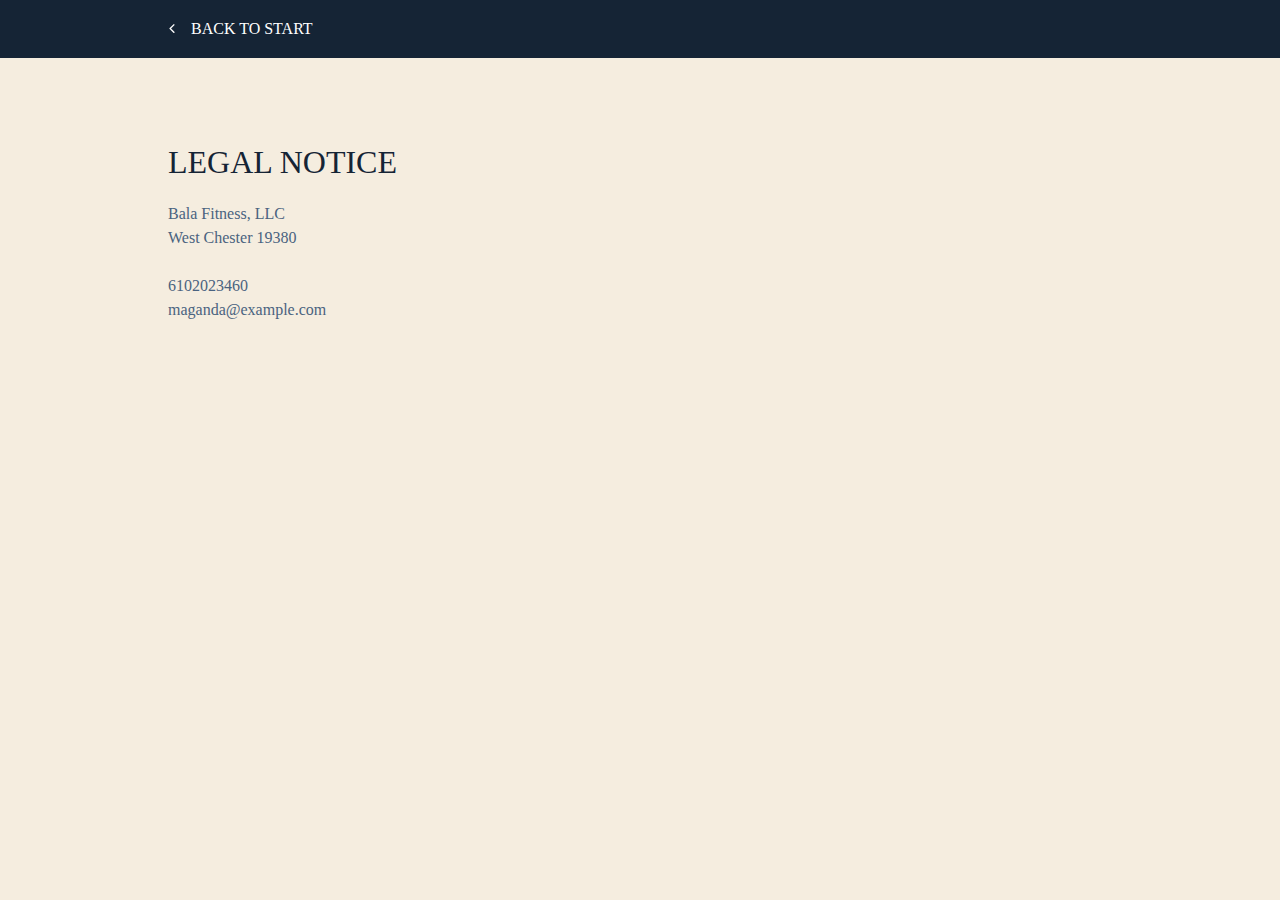
<file: legal-notice.html>
<!DOCTYPE html><html lang="en"><head><title>Legal Notice - Personal Training in West Chester | Bala Fitness</title><meta http-equiv="Content-Type" content="text/html; charset=utf-8" /><meta name="robots" content="none" /><meta name="icbm" content="39.9621,-75.6201" /><meta name="geo.position" content="39.9621;-75.6201" /><meta name="geo.placename" content="West Chester, PA" /><meta property="og:title" content="Legal Notice - Personal Training in West Chester | Bala Fitness" /><meta property="og:type" content="website" /><meta property="og:locale" content="en" /><meta name="viewport" content="width=device-width, initial-scale=1" /><!-- Meta Pixel Code --><script>
!function(f,b,e,v,n,t,s)
{if(f.fbq)return;n=f.fbq=function(){n.callMethod?
n.callMethod.apply(n,arguments):n.queue.push(arguments)};
if(!f._fbq)f._fbq=n;n.push=n;n.loaded=!0;n.version='2.0';
n.queue=[];t=b.createElement(e);t.async=!0;
t.src=v;s=b.getElementsByTagName(e)[0];
s.parentNode.insertBefore(t,s)}(window, document,'script',
'https://connect.facebook.net/en_US/fbevents.js');
fbq('init', '628723387593792');
fbq('track', 'PageView');
</script><noscript><img height="1" width="1" style="display:none"
src="https://www.facebook.com/tr?id=628723387593792&ev=PageView&noscript=1"
/></noscript><!-- End Meta Pixel Code --><link rel="icon" type="image/png" href="./assets/images/images/16x16/6921427/monogramlogo.png" sizes="16x16"><link rel="icon" type="image/png" href="./assets/images/images/32x32/6921427/monogramlogo.png" sizes="32x32"><link rel="icon" type="image/png" href="./assets/images/images/96x96/6921427/monogramlogo.png" sizes="96x96"><link rel="apple-touch-icon-precomposed" sizes="152x152" href="./assets/images/images/152x152/6921427/monogramlogo.png"><link rel="preconnect" href="https://cdn1.site-media.eu" /><link rel="stylesheet" type="text/css" media="screen" href="./assets/css/app.min.1729159812.css"/><link rel="stylesheet" type="text/css" media="screen" href="./assets/css/custom.231019220134.css" id="customcss"/><script>if (!webcard) var webcard={};webcard.id=378245;webcard.moduleId=2906843;webcard.culture="en";webcard.type=2;webcard.isEdit=false;webcard.isPreview=true;webcard.isMobile=/Android|webOS|iPhone|iPad|iPod|BlackBerry/i.test(navigator.userAgent);webcard.isTouch='ontouchstart' in window || navigator.msMaxTouchPoints > 0;webcard.googleMapsEmbedApiKey='__GOOGLE_EMBED_API_KEY__';webcard.googleMapsApiKey='__GOOGLE_API_KEY__';webcard.apiHost='api.sitehub.io';var extraPath='';</script><link rel="preload" as="style" href="./assets/css" /><link rel="stylesheet" media="print" onload="this.media='all'" href="./assets/css" /></head><body class="page-2906843 pagelayout-1 slogan culture-en"><div class="ed-element ed-container back-button wv-boxed preset-back-button-default" id="ed-109726211"><div class="inner"><div class="ed-element ed-button custom-theme left" id="ed-109726214"><a class=" button button-default button-color-default" href="./index.html"><i class="fa fa-angle-left"></i>Back to start</a></div></div></div><div class="ed-element ed-container wv-boxed wv-spacer" id="ed-109726199"><div class="inner"><div class="ed-element ed-headline custom-theme" id="ed-109726202"><h2 class="left ">Legal Notice</h2></div><div class="ed-element ed-spacer" id="ed-109726205"><div style="height: 1rem;" class="space"></div></div><div class="ed-element ed-text custom-theme" id="ed-109726208"><p><span data-bind="customer.company">Bala Fitness, LLC</span></p><p><span data-bind="customer.street"></span></p><p><span data-bind="customer.city">West Chester</span> <span data-bind="customer.zip">19380</span></p><p><br></p><p><span data-bind="customer.phone">6102023460</span></p><p><span data-bind="customer.mobile"></span></p><p><a href="mailto:maganda@sitejet.io" title=""></a></p><p><span data-bind="customer.email"><a class="fr-deletable" data-bind="customer.email" href="mailto:maganda@example.com" contenteditable="false">maganda@example.com</a></span></p></div></div></div><script src="./assets/js/app.bundle.1729159819.js"></script><script src="./assets/js/custom.230808163911.js"></script><script>var _paq = _paq || [];_paq.push(['trackPageView']);_paq.push(['enableLinkTracking']);(function() {var u="https://www.page-stats.de/";_paq.push(['setTrackerUrl', u+'piwik.php']);_paq.push(['setSiteId', '19194']);var d=document, g=d.createElement('script'), s=d.getElementsByTagName('script')[0];g.type='text/javascript'; g.async=true; g.defer=true; g.src=u+'piwik.js'; s.parentNode.insertBefore(g,s);})();document.addEventListener('click', function (event) { try { var a = event.target.closest('a'); a && a.href.indexOf('tel:')>-1 && _paq.push(['trackEvent','call','click']); } catch (e) {} }, false);</script><script async src="https://www.googletagmanager.com/gtag/js?id=G-WXSS23QLMR"></script><script>var disableStr = 'ga-disable-G-WXSS23QLMR';if (document.cookie.indexOf(disableStr + '=true') > -1) { window[disableStr] = true; }function gaOptout() { document.cookie = disableStr + '=true; expires=Thu, 31 Dec 2099 23:59:59 UTC; path=/'; window[disableStr] = true; }window.dataLayer = window.dataLayer || [];function gtag(){dataLayer.push(arguments);}gtag('js', new Date());gtag('config', 'G-WXSS23QLMR');</script></body>
</html>
</file>
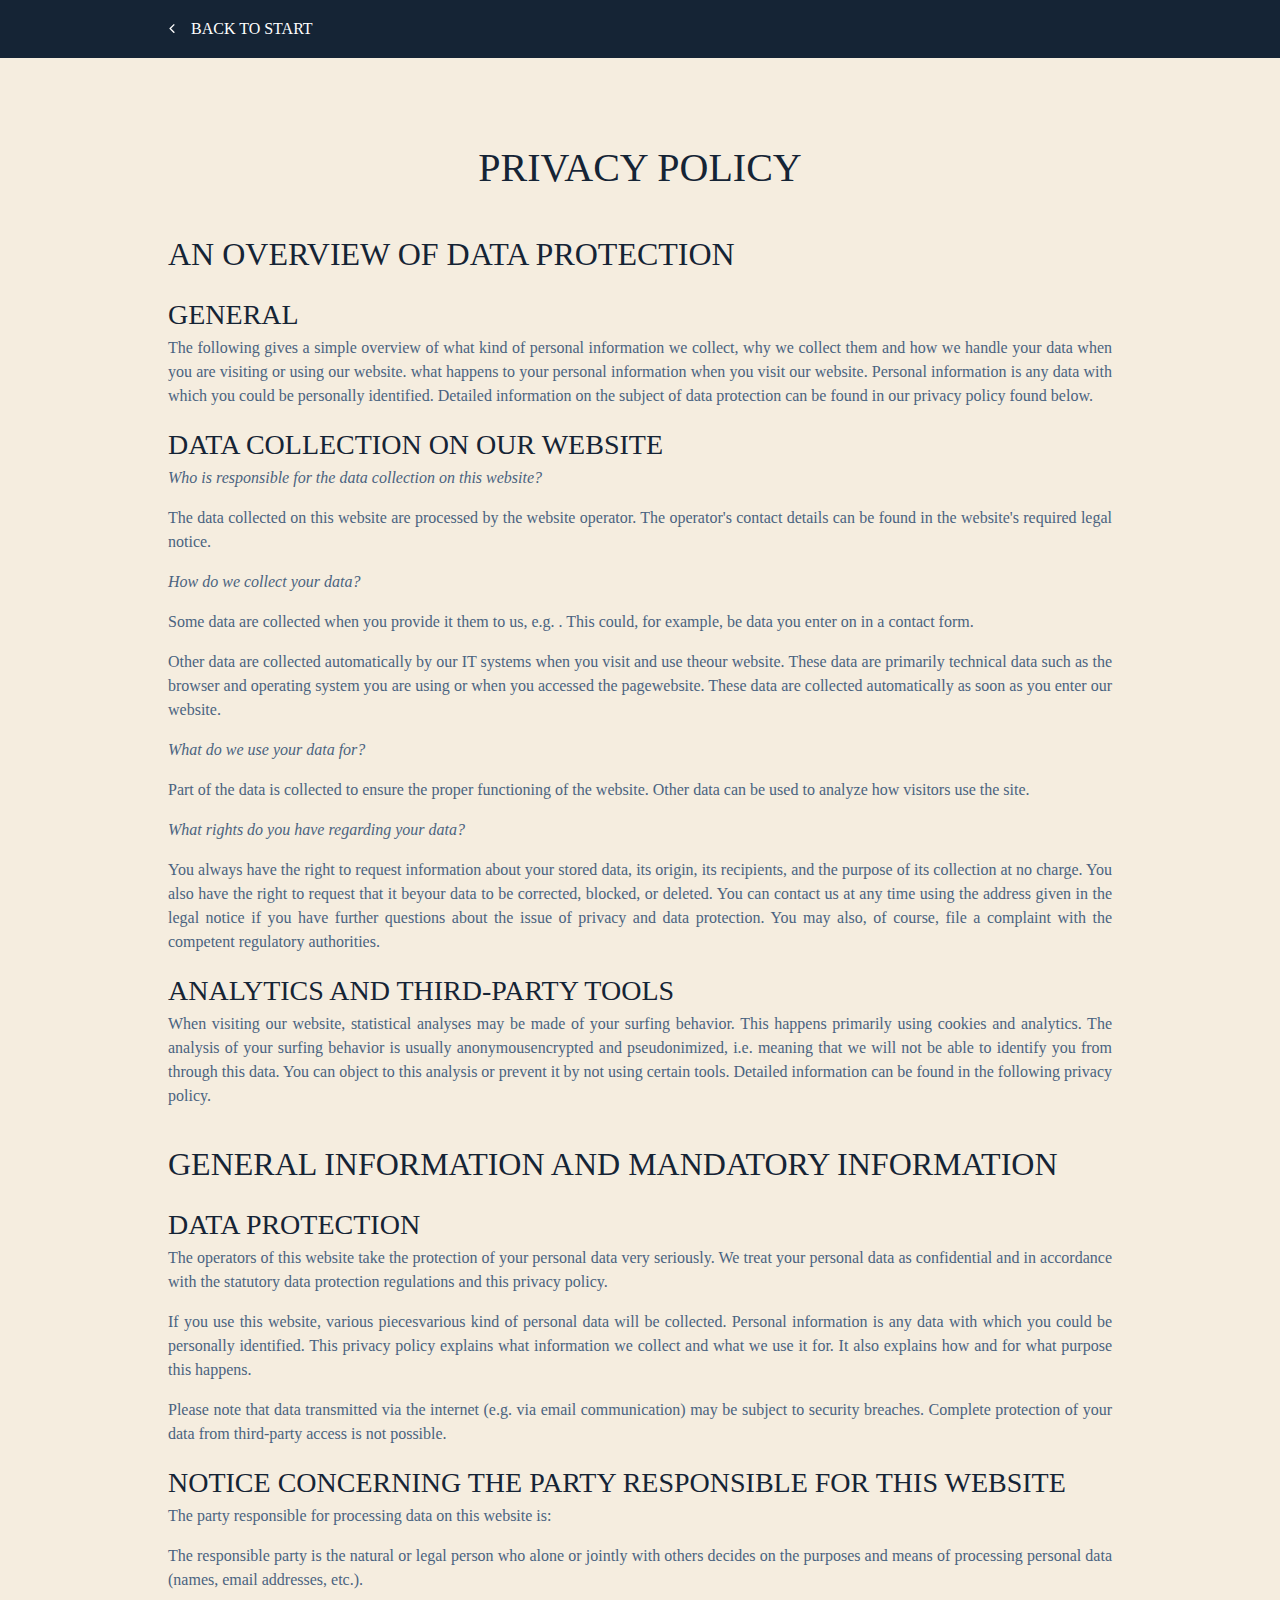
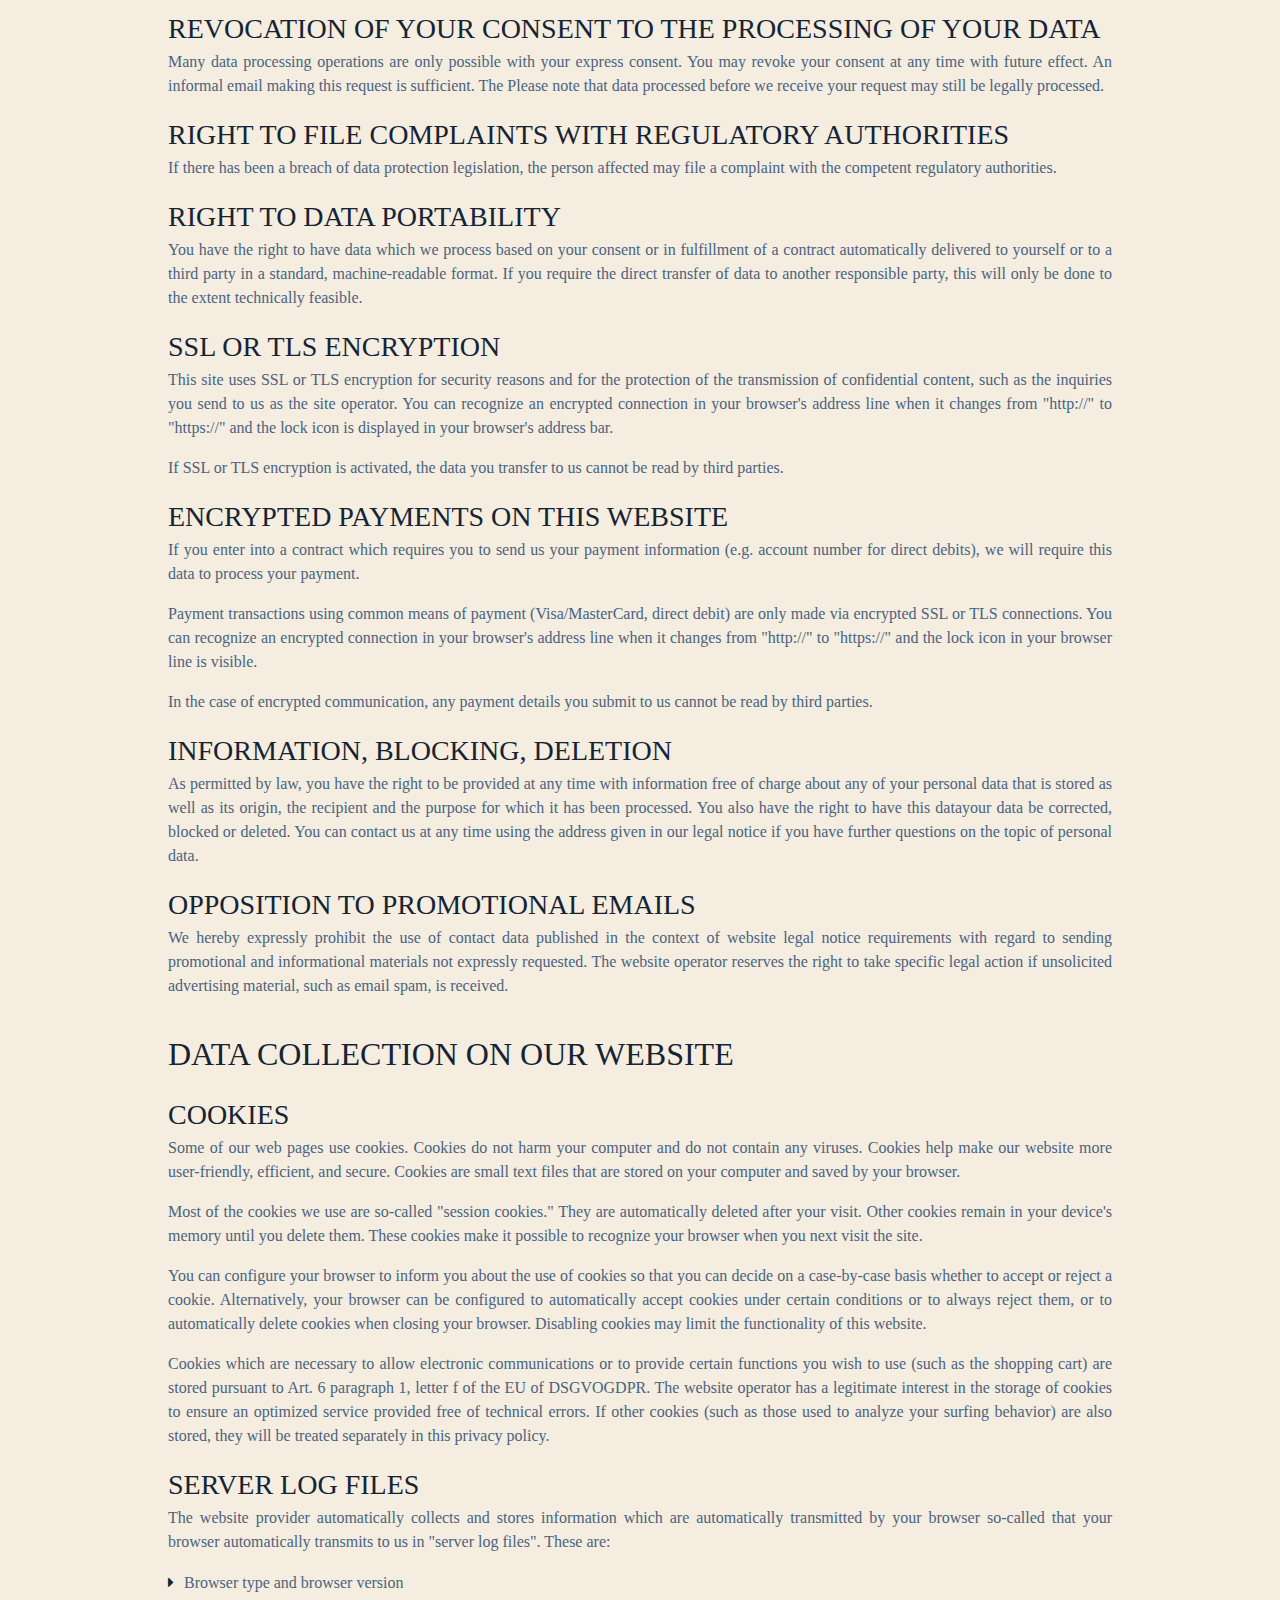
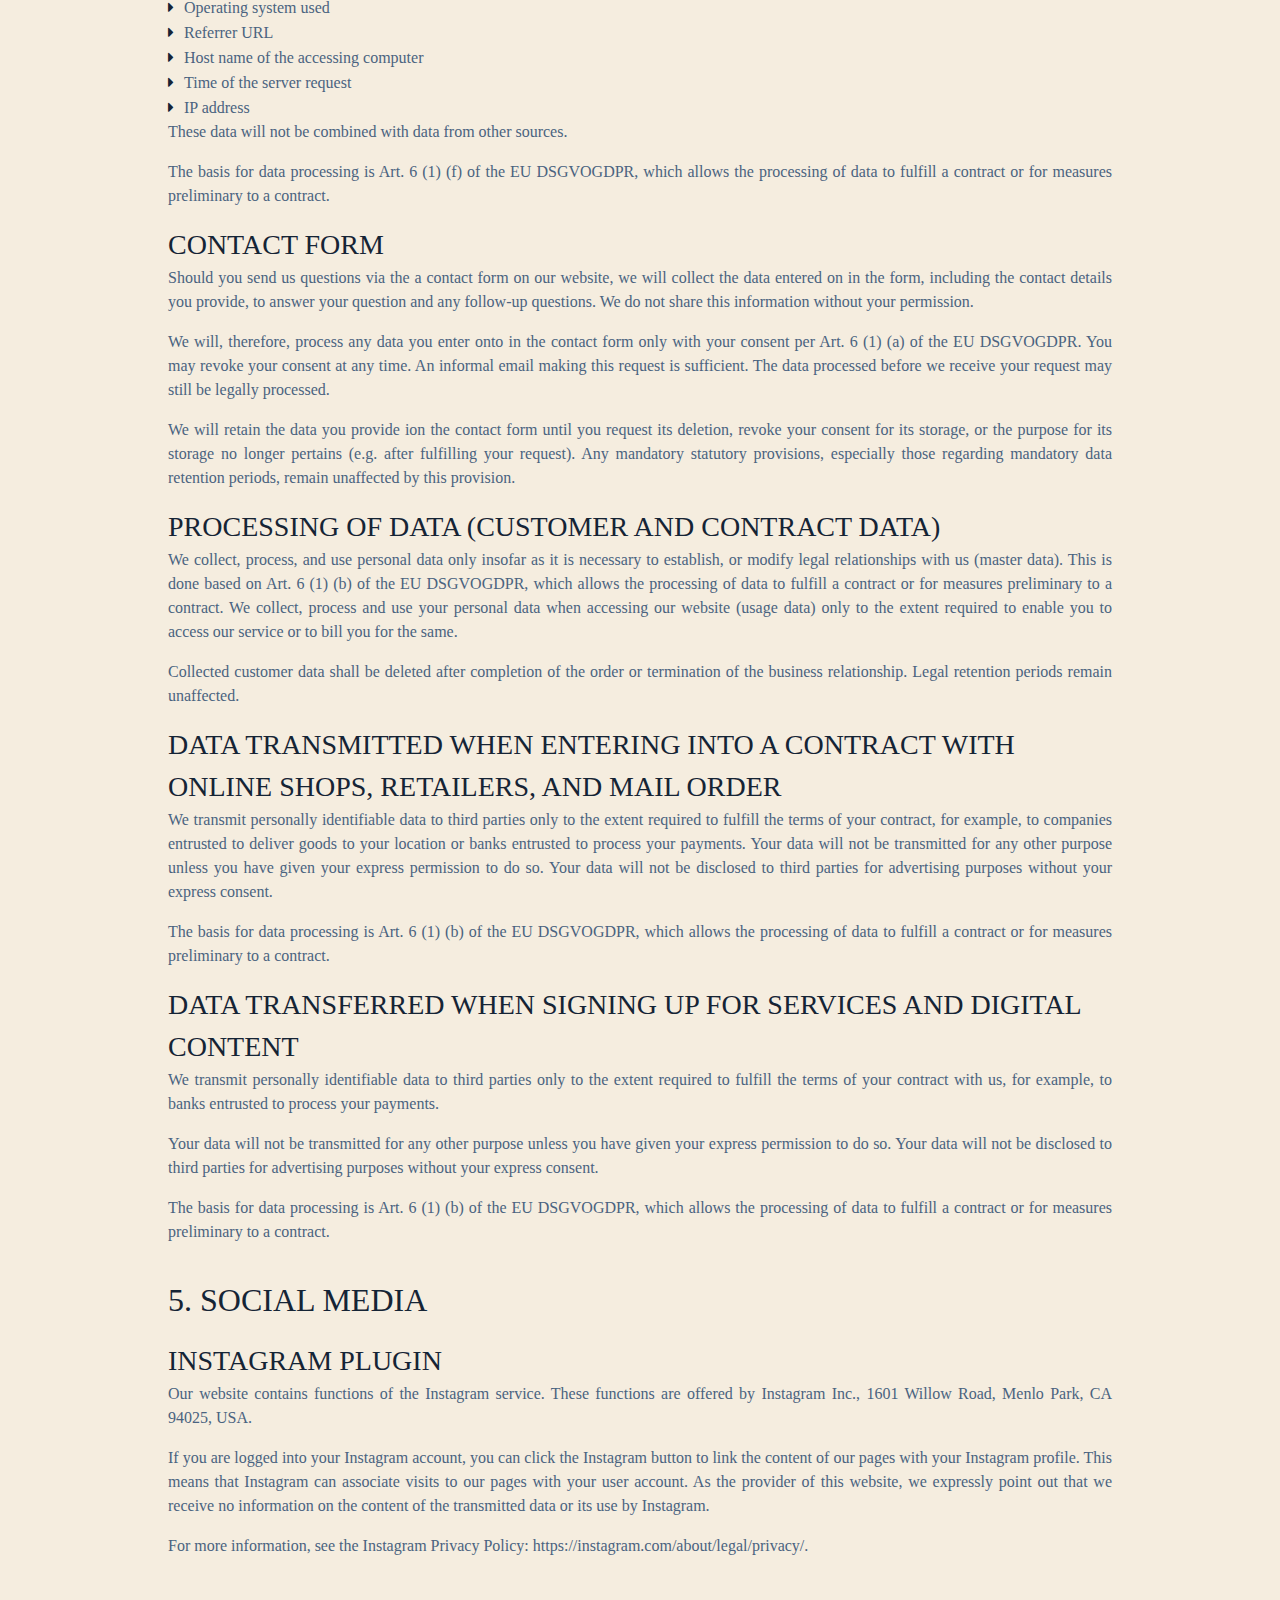
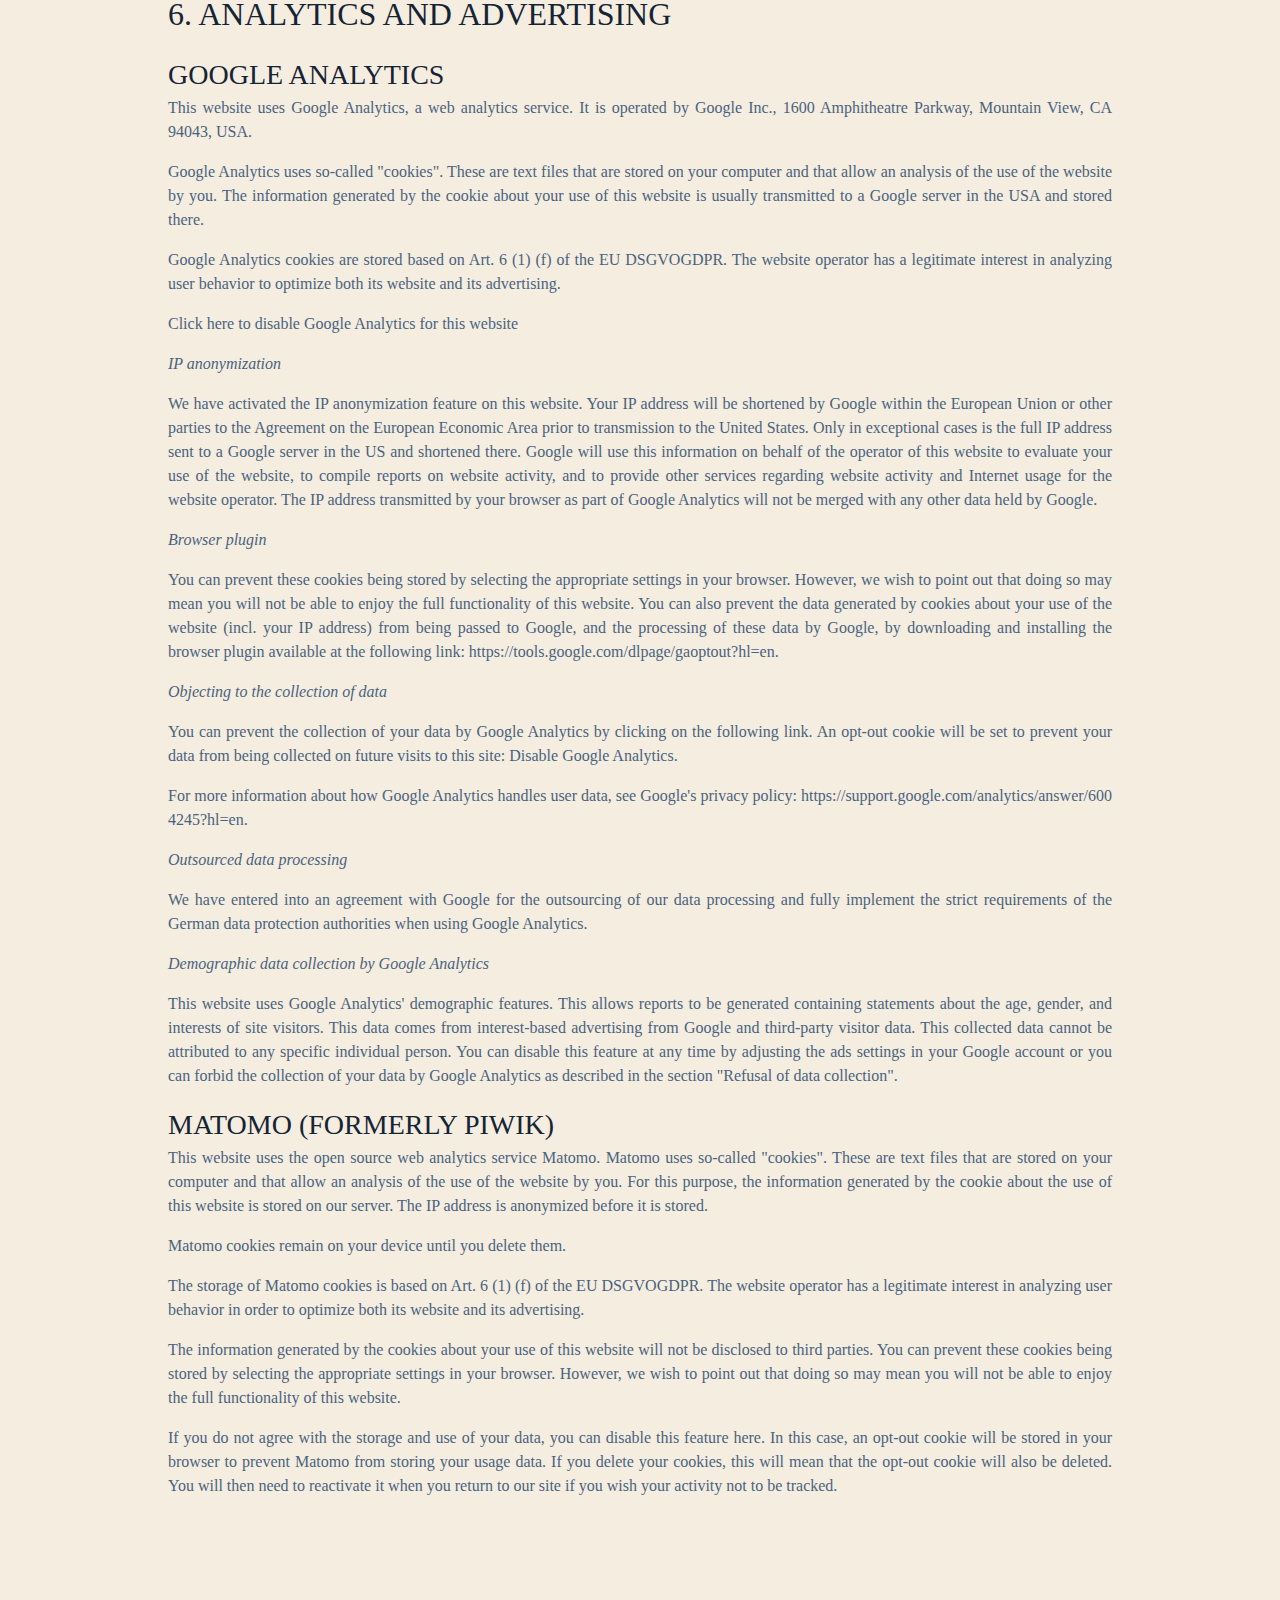
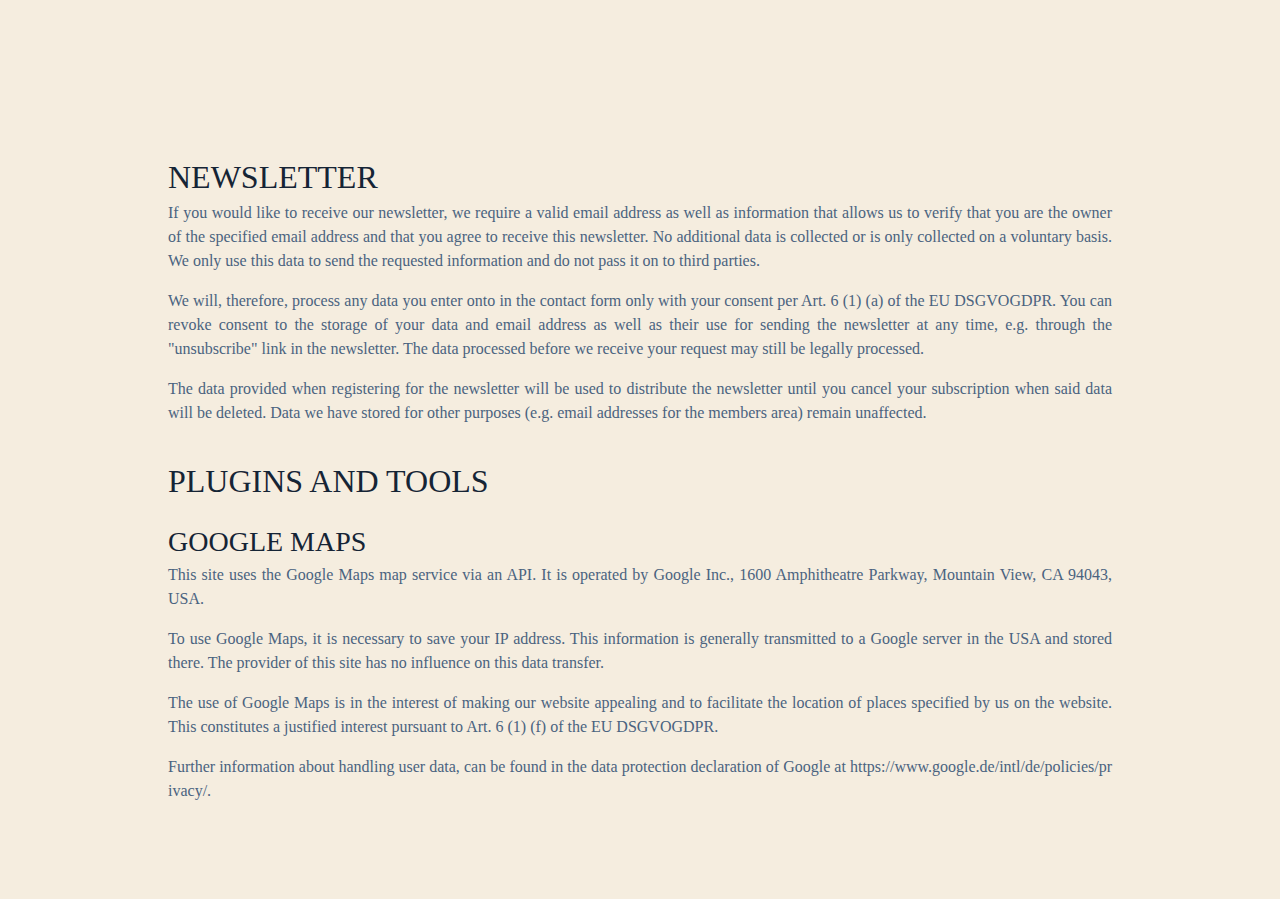
<file: privacy.html>
<!DOCTYPE html><html lang="en"><head><title>Privacy - Personal Training in West Chester | Bala Fitness</title><meta http-equiv="Content-Type" content="text/html; charset=utf-8" /><meta name="robots" content="none" /><meta name="icbm" content="39.9621,-75.6201" /><meta name="geo.position" content="39.9621;-75.6201" /><meta name="geo.placename" content="West Chester, PA" /><meta property="og:title" content="Privacy - Personal Training in West Chester | Bala Fitness" /><meta property="og:type" content="website" /><meta property="og:locale" content="en" /><meta name="viewport" content="width=device-width, initial-scale=1" /><!-- Meta Pixel Code --><script>
!function(f,b,e,v,n,t,s)
{if(f.fbq)return;n=f.fbq=function(){n.callMethod?
n.callMethod.apply(n,arguments):n.queue.push(arguments)};
if(!f._fbq)f._fbq=n;n.push=n;n.loaded=!0;n.version='2.0';
n.queue=[];t=b.createElement(e);t.async=!0;
t.src=v;s=b.getElementsByTagName(e)[0];
s.parentNode.insertBefore(t,s)}(window, document,'script',
'https://connect.facebook.net/en_US/fbevents.js');
fbq('init', '628723387593792');
fbq('track', 'PageView');
</script><noscript><img height="1" width="1" style="display:none"
src="https://www.facebook.com/tr?id=628723387593792&ev=PageView&noscript=1"
/></noscript><!-- End Meta Pixel Code --><link rel="icon" type="image/png" href="./assets/images/images/16x16/6921427/monogramlogo.png" sizes="16x16"><link rel="icon" type="image/png" href="./assets/images/images/32x32/6921427/monogramlogo.png" sizes="32x32"><link rel="icon" type="image/png" href="./assets/images/images/96x96/6921427/monogramlogo.png" sizes="96x96"><link rel="apple-touch-icon-precomposed" sizes="152x152" href="./assets/images/images/152x152/6921427/monogramlogo.png"><link rel="preconnect" href="https://cdn1.site-media.eu" /><link rel="stylesheet" type="text/css" media="screen" href="./assets/css/app.min.1729159812.css"/><link rel="stylesheet" type="text/css" media="screen" href="./assets/css/custom.231019220134.css" id="customcss"/><script>if (!webcard) var webcard={};webcard.id=378245;webcard.moduleId=2906846;webcard.culture="en";webcard.type=2;webcard.isEdit=false;webcard.isPreview=true;webcard.isMobile=/Android|webOS|iPhone|iPad|iPod|BlackBerry/i.test(navigator.userAgent);webcard.isTouch='ontouchstart' in window || navigator.msMaxTouchPoints > 0;webcard.googleMapsEmbedApiKey='__GOOGLE_EMBED_API_KEY__';webcard.googleMapsApiKey='__GOOGLE_API_KEY__';webcard.apiHost='api.sitehub.io';var extraPath='';</script><link rel="preload" as="style" href="./assets/css" /><link rel="stylesheet" media="print" onload="this.media='all'" href="./assets/css" /></head><body class="page-2906846 pagelayout-1 slogan culture-en"><div class="ed-element ed-reference ed-reference-container back-button wv-boxed preset-back-button-default" id="ed-109726223" data-reference="109726211"><div class="inner"><div class="ed-element ed-button custom-theme left" id="ed-109726214"><a class=" button button-default button-color-default" href="./index.html"><i class="fa fa-angle-left"></i>Back to start</a></div></div></div><div class="ed-element ed-container wv-boxed wv-spacer" id="ed-109726217"><div class="inner"><div class="ed-element ed-privacy legal" id="ed-109726220">
<div id="datenschutz"><h1>Privacy Policy</h1></div>


<div><h2>An overview of data protection</h2></div>

<div><h3>General</h3></div>
<p>The following gives a simple overview of what kind of personal information we collect, why we collect them and how we handle your data when you are visiting or using our website. what happens to your personal information when you visit our website. Personal information is any data with which you could be personally identified. Detailed information on the subject of data protection can be found in our privacy policy found below.</p>

<div><h3>Data collection on our website</h3></div>
<p><em>Who is responsible for the data collection on this website?</em></p>
<p>The data collected on this website are processed by the website operator. The operator's contact details can be found in the website's required legal notice.</p>
<p><em>How do we collect your data?</em></p>
<p>Some data are collected when you provide it them to us, e.g. . This could, for example, be data you enter on in a contact form.</p>
<p>Other data are collected automatically by our IT systems when you visit and use theour website. These data are primarily technical data such as the browser and operating system you are using or when you accessed the pagewebsite. These data are collected automatically as soon as you enter our website.</p>
<p><em>What do we use your data for?</em></p>
<p>Part of the data is collected to ensure the proper functioning of the website. Other data can be used to analyze how visitors use the site.</p>
<p><em>What rights do you have regarding your data?</em></p>
<p>You always have the right to request information about your stored data, its origin, its recipients, and the purpose of its collection at no charge. You also have the right to request that it beyour data to be corrected, blocked, or deleted. You can contact us at any time using the address given in the legal notice if you have further questions about the issue of privacy and data protection. You may also, of course, file a complaint with the competent regulatory authorities.</p>
<div><h3>Analytics and third-party tools</h3></div>
<p>When visiting our website, statistical analyses may be made of your surfing behavior. This happens primarily using cookies and analytics. The analysis of your surfing behavior is usually anonymousencrypted and pseudonimized, i.e. meaning that we will not be able to identify you from through this data. You can object to this analysis or prevent it by not using certain tools. Detailed information can be found in the following privacy policy.</p>
<div><h2>General information and mandatory information</h2></div>

<div><h3>Data protection</h3></div>
<p>The operators of this website take the protection of your personal data very seriously. We treat your personal data as confidential and in accordance with the statutory data protection regulations and this privacy policy.</p>
<p>If you use this website, various piecesvarious kind  of personal data will be collected. Personal information is any data with which you could be personally identified. This privacy policy explains what information we collect and what we use it for. It also explains how and for what purpose this happens.</p>
<p>Please note that data transmitted via the internet (e.g. via email communication) may be subject to security breaches. Complete protection of your data from third-party access is not possible.</p>

<div><h3>Notice concerning the party responsible for this website</h3></div>
<p>The party responsible for processing data on this website is:</p>
<p>The responsible party is the natural or legal person who alone or jointly with others decides on the purposes and means of processing personal data (names, email addresses, etc.).</p>

<div><h3>Revocation of your consent to the processing of your data</h3></div>
<p>Many data processing operations are only possible with your express consent. You may revoke your consent at any time with future effect. An informal email making this request is sufficient. The Please note that data processed before we receive your request may still be legally processed.</p>

<div><h3>Right to file complaints with regulatory authorities</h3></div>
<p>If there has been a breach of data protection legislation, the person affected may file a complaint with the competent regulatory authorities.</p>

<div><h3>Right to data portability</h3></div>
<p>You have the right to have data which we process based on your consent or in fulfillment of a contract automatically delivered to yourself or to a third party in a standard, machine-readable format. If you require the direct transfer of data to another responsible party, this will only be done to the extent technically feasible.</p>

<div><h3>SSL or TLS encryption</h3></div>
<p>This site uses SSL or TLS encryption for security reasons and for the protection of the transmission of confidential content, such as the inquiries you send to us as the site operator. You can recognize an encrypted connection in your browser's address line when it changes from &quot;http://&quot; to &quot;https://&quot; and the lock icon is displayed in your browser's address bar.</p>
<p>If SSL or TLS encryption is activated, the data you transfer to us cannot be read by third parties.</p>

<div><h3>Encrypted payments on this website</h3></div>
<p> If you enter into a contract which requires you to send us your payment information (e.g. account number for direct debits), we will require this data to process your payment.</p>
<p> Payment transactions using common means of payment (Visa/MasterCard, direct debit) are only made via encrypted SSL or TLS connections. You can recognize an encrypted connection in your browser's address line when it changes from &quot;http://&quot; to &quot;https://&quot; and the lock icon in your browser line is visible.</SPAN></p>
<p> In the case of encrypted communication, any payment details you submit to us cannot be read by third parties.</p>

<div><h3>Information, blocking, deletion</h3></div>
<p>As permitted by law, you have the right to be provided at any time with information free of charge about any of your personal data that is stored as well as its origin, the recipient and the purpose for which it has been processed. You also have the right to have this datayour data be corrected, blocked or deleted. You can contact us at any time using the address given in our legal notice if you have further questions on the topic of personal data.</p>

<div><h3>Opposition to promotional emails</h3></div>
<p>We hereby expressly prohibit the use of contact data published in the context of website legal notice requirements with regard to sending promotional and informational materials not expressly requested. The website operator reserves the right to take specific legal action if unsolicited advertising material, such as email spam, is received.</p>

<div><h2>Data collection on our website</h2></div>

<div><h3>Cookies</h3></div>
<p>Some of our web pages use cookies. Cookies do not harm your computer and do not contain any viruses. Cookies help make our website more user-friendly, efficient, and secure. Cookies are small text files that are stored on your computer and saved by your browser.</p>
<p>Most of the cookies we use are so-called &quot;session cookies.&quot; They are automatically deleted after your visit. Other cookies remain in your device's memory until you delete them. These cookies make it possible to recognize your browser when you next visit the site.</p>
<p>You can configure your browser to inform you about the use of cookies so that you can decide on a case-by-case basis whether to accept or reject a cookie. Alternatively, your browser can be configured to automatically accept cookies under certain conditions or to always reject them, or to automatically delete cookies when closing your browser. Disabling cookies may limit the functionality of this website.</p>
<p>Cookies which are necessary to allow electronic communications or to provide certain functions you wish to use (such as the shopping cart) are stored pursuant to Art. 6 paragraph 1, letter f of the EU of DSGVOGDPR. The website operator has a legitimate interest in the storage of cookies to ensure an optimized service provided free of technical errors. If other cookies (such as those used to analyze your surfing behavior) are also stored, they will be treated separately in this privacy policy.</p>

<div><h3>Server log files</h3></div>
<p>The website provider automatically collects and stores information which are automatically transmitted by your browser so-called that your browser automatically transmits to us in &quot;server log files&quot;. These are:</p>
<UL>
    <li><span>Browser type and browser version</span></li>
    <li><span>Operating system used</span></li>
    <li><span>Referrer URL</span></li>
    <li><span>Host name of the accessing computer</span></li>
    <li><span>Time of the server request</span></li>
    <li><span>IP address</span></li>
</UL>
<p>These data will not be combined with data from other sources.</p>
<p>The basis for data processing is Art. 6 (1) (f) of the EU DSGVOGDPR, which allows the processing of data to fulfill a contract or for measures preliminary to a contract.</p>

<div><h3>Contact form</h3></div>
<p>Should you send us questions via the a contact form on our website, we will collect the data entered on in the form, including the contact details you provide, to answer your question and any follow-up questions. We do not share this information without your permission.</p>
<p>We will, therefore, process any data you enter onto in the contact form only with your consent per Art. 6 (1) (a) of the EU DSGVOGDPR. You may revoke your consent at any time. An informal email making this request is sufficient. The data processed before we receive your request may still be legally processed.</p>
<p>We will retain the data you provide ion the contact form until you request its deletion, revoke your consent for its storage, or the purpose for its storage no longer pertains (e.g. after fulfilling your request). Any mandatory statutory provisions, especially those regarding mandatory data retention periods, remain unaffected by this provision.</p>

<div><h3>Processing of data (customer and contract data)</h3></div>
<p>We collect, process, and use personal data only insofar as it is necessary to establish, or modify legal relationships with us (master data). This is done based on Art. 6 (1) (b) of the EU DSGVOGDPR, which allows the processing of data to fulfill a contract or for measures preliminary to a contract. We collect, process and use your personal data when accessing our website (usage data) only to the extent required to enable you to access our service or to bill you for the same.</p>
<p>Collected customer data shall be deleted after completion of the order or termination of the business relationship. Legal retention periods remain unaffected.</p>
<div><h3>Data transmitted when entering into a contract with online shops, retailers, and mail order</h3></div>
<p>We transmit personally identifiable data to third parties only to the extent required to fulfill the terms of your contract, for example, to companies entrusted to deliver goods to your location or banks entrusted to process your payments. Your data will not be transmitted for any other purpose unless you have given your express permission to do so. Your data will not be disclosed to third parties for advertising purposes without your express consent.</p>
<p>The basis for data processing is Art. 6 (1) (b) of the EU DSGVOGDPR, which allows the processing of data to fulfill a contract or for measures preliminary to a contract.</p>

<div><h3>Data transferred when signing up for services and digital content</h3></div>
<p>We transmit personally identifiable data to third parties only to the extent required to fulfill the terms of your contract with us, for example, to banks entrusted to process your payments.</p>
<p>Your data will not be transmitted for any other purpose unless you have given your express permission to do so. Your data will not be disclosed to third parties for advertising purposes without your express consent.</p>
<p>The basis for data processing is Art. 6 (1) (b) of the EU DSGVOGDPR, which allows the processing of data to fulfill a contract or for measures preliminary to a contract.</p>

<div><h2>5. Social media</h2></div>



<div><h3>Instagram plugin</h3></div>
<p>Our website contains functions of the Instagram service. These functions are offered by Instagram Inc., 1601 Willow Road, Menlo Park, CA 94025, USA.</p>
<p>If you are logged into your Instagram account, you can click the Instagram button to link the content of our pages with your Instagram profile. This means that Instagram can associate visits to our pages with your user account. As the provider of this website, we expressly point out that we receive no information on the content of the transmitted data or its use by Instagram.</p>
<p>For more information, see the Instagram Privacy Policy: <a href="https://instagram.com/about/legal/privacy/" target="_blank" rel="nofollow">https://instagram.com/about/legal/privacy/</A>.</p>



<div><h2>6. Analytics and advertising</h2></div>

<div><h3>Google Analytics</h3></div>
<p>This website uses Google Analytics, a web analytics service. It is operated by Google Inc., 1600 Amphitheatre Parkway, Mountain View, CA 94043, USA.</p>
<p>Google Analytics uses so-called &quot;cookies&quot;. These are text files that are stored on your computer and that allow an analysis of the use of the website by you. The information generated by the cookie about your use of this website is usually transmitted to a Google server in the USA and stored there.</p>
<p>Google Analytics cookies are stored based on Art. 6 (1) (f) of the EU DSGVOGDPR. The website operator has a legitimate interest in analyzing user behavior to optimize both its website and its advertising.</p>
<p><a onclick="alert('The Google Analytics tracking has been disabled in your browser for this website.');" href="javascript:gaOptout()">Click here to disable Google Analytics for this website</a></p>
<p><em>IP anonymization</em></p>
<p>We have activated the IP anonymization feature on this website. Your IP address will be shortened by Google within the European Union or other parties to the Agreement on the European Economic Area prior to transmission to the United States. Only in exceptional cases is the full IP address sent to a Google server in the US and shortened there. Google will use this information on behalf of the operator of this website to evaluate your use of the website, to compile reports on website activity, and to provide other services regarding website activity and Internet usage for the website operator. The IP address transmitted by your browser as part of Google Analytics will not be merged with any other data held by Google.</p>
<p><em>Browser plugin</em></p>
<p>You can prevent these cookies being stored by selecting the appropriate settings in your browser. However, we wish to point out that doing so may mean you will not be able to enjoy the full functionality of this website. You can also prevent the data generated by cookies about your use of the website (incl. your IP address) from being passed to Google, and the processing of these data by Google, by downloading and installing the browser plugin available at the following link: <a href="https://tools.google.com/dlpage/gaoptout?hl=en" target="_blank" rel="nofollow">https://tools.google.com/dlpage/gaoptout?hl=en</A>.</p>
<p><em>Objecting to the collection of data</em></p>
<p>You can prevent the collection of your data by Google Analytics by clicking on the following link. An opt-out cookie will be set to prevent your data from being collected on future visits to this site: <a href="javascript:gaOptout();" target="_blank" rel="nofollow">Disable Google Analytics</A>.</p>
<p>For more information about how Google Analytics handles user data, see Google's privacy policy: <a href="https://support.google.com/analytics/answer/6004245?hl=en" target="_blank" rel="nofollow">https://support.google.com/analytics/answer/6004245?hl=en</A>.</p>
<p><em>Outsourced data processing</em></p>
<p>We have entered into an agreement with Google for the outsourcing of our data processing and fully implement the strict requirements of the German data protection authorities when using Google Analytics.</p>
<p><em>Demographic data collection by Google Analytics</em></p>
<p>This website uses Google Analytics' demographic features. This allows reports to be generated containing statements about the age, gender, and interests of site visitors. This data comes from interest-based advertising from Google and third-party visitor data. This collected data cannot be attributed to any specific individual person. You can disable this feature at any time by adjusting the ads settings in your Google account or you can forbid the collection of your data by Google Analytics as described in the section &quot;Refusal of data collection&quot;.</p>
<div><h3>Matomo (formerly Piwik)</h3></div>
<p>This website uses the open source web analytics service Matomo. Matomo uses so-called &quot;cookies&quot;. These are text files that are stored on your computer and that allow an analysis of the use of the website by you. For this purpose, the information generated by the cookie about the use of this website is stored on our server. The IP address is anonymized before it is stored.</p>
<p>Matomo cookies remain on your device until you delete them.</p>
<p>The storage of Matomo cookies is based on Art. 6 (1) (f) of the EU DSGVOGDPR. The website operator has a legitimate interest in analyzing user behavior in order to optimize both its website and its advertising.</p>
<p>The information generated by the cookies about your use of this website will not be disclosed to third parties. You can prevent these cookies being stored by selecting the appropriate settings in your browser. However, we wish to point out that doing so may mean you will not be able to enjoy the full functionality of this website.</p>
<p>If you do not agree with the storage and use of your data, you can disable this feature here. In this case, an opt-out cookie will be stored in your browser to prevent Matomo from storing your usage data. If you delete your cookies, this will mean that the opt-out cookie will also be deleted. You will then need to reactivate it when you return to our site if you wish your activity not to be tracked.</p>
<p><iframe style="border: 0; height: 200px; width: 100%;" src="https://www.page-stats.de/index.php?module=CoreAdminHome&action=optOut&language=en&backgroundColor=ffffff&fontColor=&fontSize=&fontFamily=Arial"></iframe></p>

<div><h2>Newsletter</h2></div>
<p>If you would like to receive our newsletter, we require a valid email address as well as information that allows us to verify that you are the owner of the specified email address and that you agree to receive this newsletter. No additional data is collected or is only collected on a voluntary basis. We only use this data to send the requested information and do not pass it on to third parties.</p>
<p>We will, therefore, process any data you enter onto in the contact form only with your consent per Art. 6 (1) (a) of the EU  DSGVOGDPR. You can revoke consent to the storage of your data and email address as well as their use for sending the newsletter at any time, e.g. through the &quot;unsubscribe&quot; link in the newsletter. The data processed before we receive your request may still be legally processed.</p>
<p>The data provided when registering for the newsletter will be used to distribute the newsletter until you cancel your subscription when said data will be deleted. Data we have stored for other purposes (e.g. email addresses for the members area) remain unaffected.</p>
<div><h2>Plugins and tools</h2></div>

<div><h3>Google Maps</h3></div>
<p>This site uses the Google Maps map service via an API. It is operated by Google Inc., 1600 Amphitheatre Parkway, Mountain View, CA 94043, USA.</p>
<p>To use Google Maps, it is necessary to save your IP address. This information is generally transmitted to a Google server in the USA and stored there. The provider of this site has no influence on this data transfer.</p>
<p>The use of Google Maps is in the interest of making our website appealing and to facilitate the location of places specified by us on the website. This constitutes a justified interest pursuant to Art. 6 (1) (f) of the EU DSGVOGDPR.</p>
<p>Further information about handling user data, can be found in the data protection declaration of Google at <a href="https://www.google.de/intl/de/policies/privacy/" target="_blank" rel="nofollow">https://www.google.de/intl/de/policies/privacy/</A>.</p>
</div></div></div><script src="./assets/js/app.bundle.1729159819.js"></script><script src="./assets/js/custom.230808163911.js"></script><script>var _paq = _paq || [];_paq.push(['trackPageView']);_paq.push(['enableLinkTracking']);(function() {var u="https://www.page-stats.de/";_paq.push(['setTrackerUrl', u+'piwik.php']);_paq.push(['setSiteId', '19194']);var d=document, g=d.createElement('script'), s=d.getElementsByTagName('script')[0];g.type='text/javascript'; g.async=true; g.defer=true; g.src=u+'piwik.js'; s.parentNode.insertBefore(g,s);})();document.addEventListener('click', function (event) { try { var a = event.target.closest('a'); a && a.href.indexOf('tel:')>-1 && _paq.push(['trackEvent','call','click']); } catch (e) {} }, false);</script><script async src="https://www.googletagmanager.com/gtag/js?id=G-WXSS23QLMR"></script><script>var disableStr = 'ga-disable-G-WXSS23QLMR';if (document.cookie.indexOf(disableStr + '=true') > -1) { window[disableStr] = true; }function gaOptout() { document.cookie = disableStr + '=true; expires=Thu, 31 Dec 2099 23:59:59 UTC; path=/'; window[disableStr] = true; }window.dataLayer = window.dataLayer || [];function gtag(){dataLayer.push(arguments);}gtag('js', new Date());gtag('config', 'G-WXSS23QLMR');</script></body>
</html>
</file>
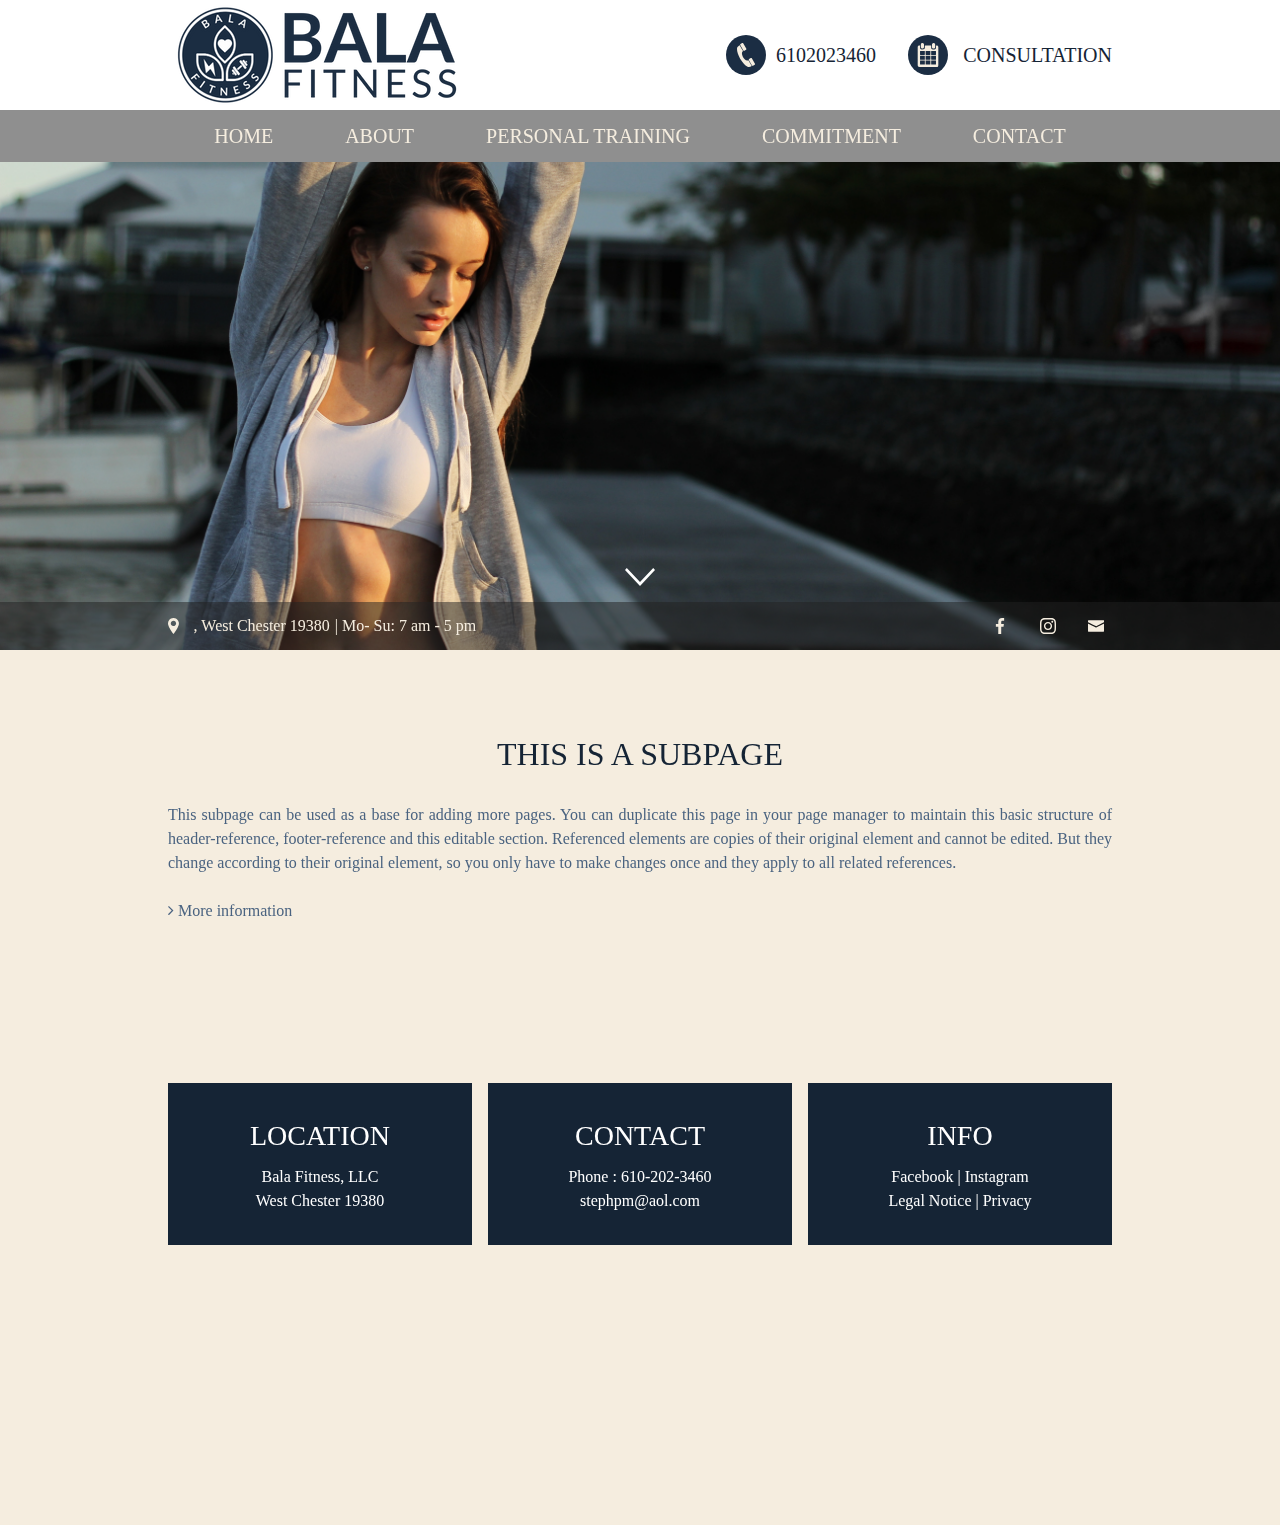
<file: subpage.html>
<!DOCTYPE html><html lang="en"><head><title>Subpage - Personal Training in West Chester | Bala Fitness</title><meta http-equiv="Content-Type" content="text/html; charset=utf-8" /><meta name="robots" content="none" /><meta name="icbm" content="39.9621,-75.6201" /><meta name="geo.position" content="39.9621;-75.6201" /><meta name="geo.placename" content="West Chester, PA" /><meta property="og:title" content="Subpage - Personal Training in West Chester | Bala Fitness" /><meta property="og:type" content="website" /><meta property="og:locale" content="en" /><meta name="viewport" content="width=device-width, initial-scale=1" /><!-- Meta Pixel Code --><script>
!function(f,b,e,v,n,t,s)
{if(f.fbq)return;n=f.fbq=function(){n.callMethod?
n.callMethod.apply(n,arguments):n.queue.push(arguments)};
if(!f._fbq)f._fbq=n;n.push=n;n.loaded=!0;n.version='2.0';
n.queue=[];t=b.createElement(e);t.async=!0;
t.src=v;s=b.getElementsByTagName(e)[0];
s.parentNode.insertBefore(t,s)}(window, document,'script',
'https://connect.facebook.net/en_US/fbevents.js');
fbq('init', '628723387593792');
fbq('track', 'PageView');
</script><noscript><img height="1" width="1" style="display:none"
src="https://www.facebook.com/tr?id=628723387593792&ev=PageView&noscript=1"
/></noscript><!-- End Meta Pixel Code --><link rel="icon" type="image/png" href="./assets/images/images/16x16/6921427/monogramlogo.png" sizes="16x16"><link rel="icon" type="image/png" href="./assets/images/images/32x32/6921427/monogramlogo.png" sizes="32x32"><link rel="icon" type="image/png" href="./assets/images/images/96x96/6921427/monogramlogo.png" sizes="96x96"><link rel="apple-touch-icon-precomposed" sizes="152x152" href="./assets/images/images/152x152/6921427/monogramlogo.png"><link rel="preconnect" href="https://cdn1.site-media.eu" /><link rel="stylesheet" type="text/css" media="screen" href="./assets/css/app.min.1729159812.css"/><link rel="stylesheet" type="text/css" media="screen" href="./assets/css/custom.231019220134.css" id="customcss"/><script>if (!webcard) var webcard={};webcard.id=378245;webcard.moduleId=2906840;webcard.culture="en";webcard.type=2;webcard.isEdit=false;webcard.isPreview=true;webcard.isMobile=/Android|webOS|iPhone|iPad|iPod|BlackBerry/i.test(navigator.userAgent);webcard.isTouch='ontouchstart' in window || navigator.msMaxTouchPoints > 0;webcard.googleMapsEmbedApiKey='__GOOGLE_EMBED_API_KEY__';webcard.googleMapsApiKey='__GOOGLE_API_KEY__';webcard.apiHost='api.sitehub.io';var extraPath='';</script><link rel="preload" as="style" href="./assets/css" /><link rel="stylesheet" media="print" onload="this.media='all'" href="./assets/css" /><style>#ed-109726097 { flex-basis: auto; text-align: center; } #ed-109726097 img { width: 300px; } #ed-109726094 > .inner { place-content: center flex-start; align-items: center; } #ed-109726109 svg > * { stroke-width: 0px; } #ed-109726109 { flex-basis: auto; margin: 0px 10px 0px 0px; } #ed-109726109 svg { border-width: 0px; border-style: none; border-radius: 100%; width: 40px; height: 40px; padding: 8px; } #ed-109726112 { flex-basis: auto; } #ed-109726106 > .inner { align-items: center; place-content: center flex-end; } #ed-109726118 svg > * { stroke-width: 0px; } #ed-109726118 { flex-basis: auto; margin: 0px 10px 0px 0px; } #ed-109726118 svg { border-width: 0px; border-style: none; border-radius: 100%; padding: 8px; width: 40px; height: 40px; } #ed-109726121 { flex-basis: auto; } #ed-109726115 > .inner { align-items: center; place-content: center flex-end; } #ed-109726100 > .inner { place-content: center; align-items: center; } #ed-109726196 { min-height: 110px; } #ed-109726040 { flex-basis: auto; flex-grow: 1; } #ed-109726046 svg > * { stroke-width: 0px; } #ed-109726046 { margin: auto 1rem auto auto; } @media screen and (max-width: 975px) {  #ed-109726046 { margin: auto 1rem auto 0rem; }} #ed-109726049 { margin: auto 1rem auto auto; } @media screen and (max-width: 975px) {  #ed-109726049 { margin: auto 1rem auto 0rem; }} #ed-109726043 { flex-grow: 1; flex-basis: auto; } #ed-109726043 > .inner { place-content: center flex-end; align-items: center; } @media screen and (max-width: 975px) {  #ed-109726043 > .inner { justify-content: space-around; }} #ed-109726148 > .inner { justify-content: space-between; align-items: center; } #ed-109726154 { margin: auto 1rem auto auto; } @media screen and (max-width: 975px) {  #ed-109726154 { margin: auto 1rem auto 0rem; }} #ed-109726151 { flex-grow: 1; flex-basis: auto; } #ed-109726151 > .inner { place-content: center flex-end; align-items: center; } @media screen and (max-width: 975px) {  #ed-109726151 > .inner { justify-content: flex-end; }} #ed-109726145 > .inner { justify-content: space-between; align-items: center; } #ed-109726163 { flex-basis: auto; transform: translate3d(-50%, 0px, 0px) scale(1) rotate(0deg) skew(0deg, 0deg); position: absolute; left: 50%; bottom: 1rem; } #ed-109726160 > .inner { place-content: center; flex-flow: row wrap; } #ed-109726160 { flex-basis: auto; order: 0; flex-grow: 1; } #ed-109726175 { flex-basis: auto; order: 0; margin: 0px 5px 0px 0px; } #ed-109726169 > .inner { align-items: center; place-content: center flex-start; } #ed-109726184 > .inner { justify-content: center; } #ed-109726181 > .inner { align-items: center; justify-content: flex-end; } #ed-109726166 > .inner { place-content: center space-between; align-items: center; } @media screen and (max-width: 975px) {  #ed-109726166 > .inner { align-items: center; align-content: center; }} @media screen and (max-width: 575px) {  #ed-109726166 > .inner { justify-content: center; }} #ed-109726139 > .inner { align-content: stretch; flex-direction: column; } #ed-109726139 { min-height: 90vh; } #ed-109726028 .map-canvas { height: 200px; }</style></head><body class="page-2906840 pagelayout-1 slogan culture-en"><div class="ed-element ed-reference ed-reference-container wv-boxed full-width preset-columns-two-v2-header-logo" style="background-color: rgb(255, 255, 255);" id="ed-109726196" data-reference="109726091"><div class="inner"><div class="ed-element ed-container columns-box wv-overflow_visible" id="ed-109726094"><div class="inner"><div class="ed-element ed-logo logo" id="ed-109726097"><img src="./assets/images/wide-logo-light.png" alt=""></div></div></div><div class="ed-element ed-container columns-box wv-overflow_visible hide-sm" id="ed-109726100"><div class="inner"><div class="ed-element ed-container wv-boxed wv-spacer preset-columns-two-v2-header-logo" id="ed-109726103"><div class="inner"><div class="ed-element ed-container columns-box wv-overflow_visible hide-md hide-sm" id="ed-109726106"><a class="inner" href="tel:6102023460"><div class="ed-element ed-icon" id="ed-109726109"><svg xmlns="http://www.w3.org/2000/svg" viewBox="170 -787 659 875" data-icon="ico-phone" preserveAspectRatio="xMidYMid" class="bg-secondary" style="overflow: visible;"><path d="M390.7 -496.7C270.4 -427.2 453.9 -83.1 585.6 -159.1L707.7 52.3C652.1 84.4 605.2 104.6 540.8 67.8 362 -34.4 165.2 -375.1 170.8 -578.3c1.9 -70.6 43.6 -98.3 97.9 -129.7 23.3 40.4 98.6 170.8 122 211.3zm50.4 -5.7c-13 7.5 -29.7 3.1 -37.3 -10l-115 -199.3c-7.5 -13 -3.1 -29.7 10 -37.3l60.5 -34.9c13 -7.5 29.7 -3.1 37.3 10L511.7 -574.6c7.5 13 3.1 29.7 -10 37.2l-60.6 35zM755.5 42.1c-13 7.5 -29.7 3.1 -37.3 -10l-115 -199.3c-7.5 -13 -3.1 -29.7 10 -37.3l60.5 -34.9c13 -7.5 29.7 -3.1 37.3 10L826.1 -30.1c7.5 13 3.1 29.7 -10 37.3l-60.6 34.9z" class="fill-background"></path></svg></div><div class="ed-element ed-text custom-theme h5" id="ed-109726112"><p><span class="fr-deletable" data-bind="customer.phone" contenteditable="false">6102023460</span></p></div></a></div><div class="ed-element ed-container columns-box wv-overflow_visible" id="ed-109726115"><a class="inner wv-link-elm active" href="./index.html#ed-109725719"><div class="ed-element ed-icon" id="ed-109726118"><svg xmlns="http://www.w3.org/2000/svg" viewBox="70 -849 859 1000" data-icon="ico-ui-calendar" preserveAspectRatio="xMidYMid" class="bg-secondary" style="overflow: visible;"><path d="M929.8 -676c-0.1 -49.9 -28.1 -75 -77.6 -73.7 -16.8 0.4 -20.5 7 -20.1 21.9 0.7 25.2 1.1 50.5 -0.2 75.7 -2 40.8 -26.2 66.2 -66.6 69.4 -21.4 1.7 -43.1 1.6 -64.4 0.1 -43.4 -3 -67.7 -29.3 -68.7 -72.9 -0.5 -24.3 -0.8 -48.6 0.1 -72.9 0.6 -15.6 -4.7 -21.2 -20.7 -21.1 -74.8 0.7 -149.6 0.7 -224.3 -0 -17 -0.2 -20.3 7.1 -19.8 21.8 0.8 25.2 0.7 50.5 0.1 75.7 -0.9 38.1 -22.9 64 -60.7 68.3 -23.1 2.7 -46.7 2.5 -70 1.1 -42.5 -2.5 -66.2 -27.7 -67.7 -70.5 -0.8 -25.2 -0.9 -50.5 0 -75.7 0.6 -15.9 -5.6 -20.5 -21.2 -20.8C97.1 -750.7 70.1 -725.2 70.1 -673.2c-0.1 248.7 -0.1 497.3 0 746 0 53.6 23.1 77.1 76.6 77.2 235.6 0.2 471.1 0.2 706.7 -0 53.9 -0 76.4 -23 76.4 -77.1 0.2 -124.3 0 -248.7 0 -373 0.1 -125.4 0.3 -250.7 0 -375.9zM168 -499.2c-0.1 -13 5.5 -18.2 18.5 -18.2 55 0.3 110 0.3 164.9 0.1 11.8 -0 16.4 4.9 16.3 16.8 -0.4 44.7 -0.5 89.5 0.1 134.2 0.2 14.8 -7.8 16.5 -19.4 16.4 -27 -0.3 -54 -0.1 -81.1 -0.1 -27 -0 -54.1 -0.4 -81.1 0.2 -13.1 0.3 -18.4 -4.7 -18.3 -17.9 0.5 -43.9 0.4 -87.7 0.1 -131.5zm199.9 531c0.2 14.3 -4.5 20 -19.1 19.8 -53.1 -0.5 -106.2 -0.5 -159.3 -0 -15.5 0.2 -21.8 -5.2 -21.6 -21 0.6 -42.9 0.5 -85.7 0.1 -128.6 -0.1 -13.1 5.1 -18.3 18.2 -18 27 0.6 54 0.2 81.1 0.2 27 -0 54.1 0.5 81.1 -0.2 14.2 -0.4 19.8 4.4 19.6 19.2 -0.8 42.9 -0.7 85.8 -0.1 128.6zm-22.6 -180.5c-26.1 -1.1 -52.3 -0.3 -78.5 -0.3 -25.2 -0 -50.5 -0.8 -75.7 0.3 -16.4 0.7 -23.7 -3.8 -23.3 -21.7 0.9 -42 0.8 -84.1 0.1 -126.2 -0.3 -16.2 6.3 -20.7 21.6 -20.5 52.3 0.7 104.7 1 157 -0.1 18.2 -0.4 21.8 7 21.5 23.1 -0.8 41.1 -1.1 82.3 0.1 123.4 0.4 17.8 -6.2 22.7 -22.8 22zm74.2 -368.6c53.3 0.3 106.6 0.4 159.9 -0.1 14.4 -0.1 19.9 5.2 19.7 19.7 -0.6 43 -0.7 86 0 129 0.2 15.3 -6.6 19.1 -20.3 18.8 -27.1 -0.6 -54.2 -0.2 -81.3 -0.2 -26.2 -0 -52.4 -0.4 -78.5 0.2 -13.2 0.3 -18.1 -4.7 -18 -18 0.5 -43.9 0.5 -87.9 0 -131.8 -0.2 -13.8 5.9 -17.7 18.5 -17.6zM400.9 -297.4c-0.2 -14.2 4.3 -19.8 19.2 -19.6 53.2 0.7 106.4 0.6 159.7 -0 14.8 -0.2 19.5 5.5 19.3 19.7 -0.5 42.9 -0.5 85.9 0 128.9 0.2 14.3 -4.7 20 -19.4 19.6 -27.1 -0.8 -54.1 -0.2 -81.2 -0.2 -25.2 -0 -50.4 -0.5 -75.6 0.2 -14.6 0.5 -22.4 -2.6 -22 -19.7 0.9 -42.9 0.6 -85.9 0 -128.9zM599.3 29.2c0.4 17.2 -5.9 22.8 -22.8 22.6 -51.4 -0.8 -102.8 -0.6 -154.3 -0.1 -15.3 0.2 -21.8 -4.3 -21.4 -20.7 0.9 -42.1 0.9 -84.1 0 -126.2 -0.3 -16 5.4 -21.4 21 -20.8 26.1 0.9 52.3 0.3 78.5 0.3 25.2 -0 50.5 0.7 75.7 -0.3 16.4 -0.6 23.6 4 23.2 21.8 -1 41.1 -0.9 82.3 0.1 123.4zm32.6 -526.7c-0.2 -14.3 4.8 -20.1 19.4 -19.9 53.2 0.5 106.3 0.5 159.5 -0 15 -0.1 22.1 4.5 21.8 20.8 -0.7 42.9 -0.5 85.8 -0.1 128.7 0.1 13.2 -5 18.3 -18.2 18 -28 -0.5 -56 -0.2 -83.9 -0.2 -25.2 -0 -50.4 -0.7 -75.5 0.3 -16.3 0.6 -23.5 -4 -23 -21.8 0.9 -41.9 0.6 -83.9 0 -125.9zM832.4 33.6c0.1 13.5 -6.3 17.9 -18.8 17.9 -55 -0.2 -110.1 -0.2 -165.1 -0 -11.8 -0 -16.6 -5.1 -16.5 -16.9 0.3 -44.8 0.4 -89.5 0 -134.3 -0.1 -14.9 8.6 -16.2 19.9 -16.1 27 0.2 54.1 0.1 81.1 0.1 27 -0 54.1 0.4 81.1 -0.1 13.1 -0.3 18.4 4.7 18.2 18 -0.3 43.7 -0.3 87.6 0.1 131.4zm-23.1 -182.4c-26.1 -1 -52.2 -0.3 -78.3 -0.3 -27 -0 -54.1 -0.5 -81.1 0.1 -13.2 0.3 -18.2 -4.8 -18 -18 0.4 -43.8 0.6 -87.6 -0.1 -131.4 -0.2 -15.3 6.6 -18.8 20.3 -18.7 53.1 0.5 106.2 0.6 159.3 -0.1 15.8 -0.2 21.4 5.2 21.1 20.9 -0.7 41.9 -0.9 83.9 0.1 125.8 0.5 18.2 -7.2 22.3 -23.3 21.7zM272.1 -616.7C306 -619 332.3 -646 334 -681.2c0.8 -17.7 0.1 -35.5 0.1 -53.2 0 -16.8 0.6 -33.6 -0.1 -50.4 -1.6 -35.6 -27.3 -62.4 -61.3 -65 -33.7 -2.5 -64.2 20.7 -68.8 56.2 -5.2 39.8 -5 80.3 -0.1 120.1 4.3 35.5 34.7 59 68.3 56.8zm458 0.1c36.4 1.4 65.8 -27 68.4 -67.1 1 -15.8 0.2 -31.7 0.2 -47.6h-0.1c0 -17.7 1.1 -35.6 -0.2 -53.2 -2.9 -38.4 -31.8 -65.9 -67.2 -65.4 -35.5 0.5 -64 28.7 -65.4 67.1 -1.2 32.6 -1.1 65.4 0 98C667 -646 694.2 -618 730.1 -616.6z" class="fill-background"></path></svg></div><div class="ed-element ed-text custom-theme h5" id="ed-109726121"><p>&nbsp;Consultation</p></div></a></div></div></div></div></div></div></div><div class="ed-element ed-container banner preset-banner-v3-default" id="ed-109726139"><div class="background"><div class="ed-element ed-slider wv-bg" id="ed-109726142"><div class="slider-container slick-initialized slick-slider" data-parameters="{&quot;items&quot;:[{&quot;image&quot;:&quot;./assets/images/christopher-campbell-40367-unsplash.jpg&quot;},{&quot;image&quot;:&quot;./assets/images/soap-3123465_1920.jpg&quot;}],&quot;adaptiveHeight&quot;:false,&quot;slidesToShow&quot;:1,&quot;slidesToScroll&quot;:1,&quot;rows&quot;:1,&quot;slidesPerRow&quot;:1,&quot;height&quot;:null,&quot;animation&quot;:&quot;slide&quot;,&quot;animationSpeed&quot;:&quot;800ms&quot;,&quot;direction&quot;:&quot;horizontal&quot;,&quot;autoplay&quot;:true,&quot;autoplaySpeed&quot;:&quot;5s&quot;,&quot;pauseOnHover&quot;:true,&quot;loop&quot;:true,&quot;nav&quot;:false,&quot;dots&quot;:false,&quot;enlarge&quot;:false,&quot;retinaImages&quot;:false,&quot;lazyLoad&quot;:&quot;progressive&quot;,&quot;variableWidth&quot;:false,&quot;centerMode&quot;:false,&quot;centerPadding&quot;:&quot;0px&quot;,&quot;insideContainer&quot;:false}"></div></div></div><div class="inner"><div class="ed-element ed-container wv-boxed menu-wrapper wv-overflow_visible preset-menu-v2-wide sticky" id="ed-109726145"><div class="inner"><div class="ed-element ed-reference ed-reference-container wv-boxed menu-wrapper wv-overflow_visible preset-menu-v2-wide sticky full-width" style="background-color: rgb(255, 255, 255); background-size: auto;" id="ed-109726148" data-reference="109726037"><div class="inner"><div class="ed-element ed-menu wv-custom" id="ed-109726040"><ul class="menu-level-0"><li class="wv-page-2906837-en first"><a href="./index.html" class="wv-page-2906837-en first">Home</a></li><li><a href="./index.html#ed-109725956" class="wv-link-elm">About</a></li><li><a href="./index.html#ed-109725761" class="wv-link-elm">Personal Training</a></li><li><a href="./index.html#ed-109725881" class="wv-link-elm">Commitment</a></li><li class="end"><a href="./index.html#ed-109725995" class="wv-link-elm last">Contact</a></li></ul></div><div class="ed-element ed-container mobile-cont wv-overflow_visible" id="ed-109726043"><div class="inner"><div class="ed-element ed-icon" id="ed-109726046"><a href="./index.html#ed-109726028" class="wv-link-elm"><svg xmlns="http://www.w3.org/2000/svg" viewBox="199 -787 602 875" data-icon="ico-social-google-map" preserveAspectRatio="xMidYMid" style="overflow: hidden;"><path d="M787.6 -569.7c-3.1 -11.6 -9.4 -24.2 -14.1 -35 -56 -134.6 -178.3 -182.8 -277.1 -182.8 -132.3 -0 -277.9 88.6 -297.3 271.4v37.4c0 1.6 0.5 15.6 1.3 22.6C211.3 -369 280 -276.5 331.4 -189.3 386.6 -95.9 443.9 -4.2 500.7 87.6c35 -59.9 69.9 -120.6 104.1 -178.9 9.4 -17.1 20.1 -34.2 29.5 -50.6 6.2 -10.9 18.1 -21.8 23.5 -31.9 55.2 -101.1 144.1 -203 144.1 -303.3v-41.3c0 -10.9 -13.5 -49 -14.3 -51.3zM498.8 -382.3c-38.9 -0 -81.4 -19.4 -102.4 -73.1 -3.2 -8.6 -2.9 -25.7 -2.9 -27.2v-24.1c0 -68.4 58.1 -99.6 108.7 -99.6 62.2 -0 110.3 49.8 110.3 112S561 -382.3 498.8 -382.3z"></path></svg></a></div><div class="ed-element ed-icon" id="ed-109726049"><a href="tel:610-202-3460"><svg xmlns="http://www.w3.org/2000/svg" viewBox="170 -787 659 875" data-icon="ico-phone" preserveAspectRatio="xMidYMid"><path d="M390.7 -496.7C270.4 -427.2 453.9 -83.1 585.6 -159.1L707.7 52.3C652.1 84.4 605.2 104.6 540.8 67.8 362 -34.4 165.2 -375.1 170.8 -578.3c1.9 -70.6 43.6 -98.3 97.9 -129.7 23.3 40.4 98.6 170.8 122 211.3zm50.4 -5.7c-13 7.5 -29.7 3.1 -37.3 -10l-115 -199.3c-7.5 -13 -3.1 -29.7 10 -37.3l60.5 -34.9c13 -7.5 29.7 -3.1 37.3 10L511.7 -574.6c7.5 13 3.1 29.7 -10 37.2l-60.6 35zM755.5 42.1c-13 7.5 -29.7 3.1 -37.3 -10l-115 -199.3c-7.5 -13 -3.1 -29.7 10 -37.3l60.5 -34.9c13 -7.5 29.7 -3.1 37.3 10L826.1 -30.1c7.5 13 3.1 29.7 -10 37.3l-60.6 34.9z"></path></svg></a></div><div class="ed-element ed-html menu-trigger" id="ed-109726052"><div class="menu-trigger-box"><div class="menu-trigger-inner"></div></div></div></div></div></div></div><div class="ed-element ed-container mobile-cont wv-overflow_visible" id="ed-109726151"><div class="inner"><div class="ed-element ed-icon" id="ed-109726154"><a href="tel:"><svg xmlns="http://www.w3.org/2000/svg" viewBox="170 -787 659 875" data-icon="ico-phone" preserveAspectRatio="xMidYMid"><path d="M390.7 -496.7C270.4 -427.2 453.9 -83.1 585.6 -159.1L707.7 52.3C652.1 84.4 605.2 104.6 540.8 67.8 362 -34.4 165.2 -375.1 170.8 -578.3c1.9 -70.6 43.6 -98.3 97.9 -129.7 23.3 40.4 98.6 170.8 122 211.3zm50.4 -5.7c-13 7.5 -29.7 3.1 -37.3 -10l-115 -199.3c-7.5 -13 -3.1 -29.7 10 -37.3l60.5 -34.9c13 -7.5 29.7 -3.1 37.3 10L511.7 -574.6c7.5 13 3.1 29.7 -10 37.2l-60.6 35zM755.5 42.1c-13 7.5 -29.7 3.1 -37.3 -10l-115 -199.3c-7.5 -13 -3.1 -29.7 10 -37.3l60.5 -34.9c13 -7.5 29.7 -3.1 37.3 10L826.1 -30.1c7.5 13 3.1 29.7 -10 37.3l-60.6 34.9z"></path></svg></a></div><div class="ed-element ed-html menu-trigger" id="ed-109726157"><div class="menu-trigger-box"><div class="menu-trigger-inner"></div></div></div></div></div></div></div><div class="ed-element ed-container wv-boxed wv-spacer banner-content" id="ed-109726160"><div class="inner" data-parallax-amount="40"><div class="ed-element ed-icon banner-arrow" id="ed-109726163"><a href="#!next" class="wv-link-elm"><svg xmlns="http://www.w3.org/2000/svg" viewBox="0 -288 320 170" data-icon="ion-ion-ios-arrow-down" preserveAspectRatio="xMidYMid" style="width: 30px; height: 30px;"><path d="M301 -288l19 21l-160 171l-160 -171l19 -21l141 150z"></path></svg></a></div></div></div><div class="ed-element ed-container wv-boxed preset-info-bar-v3-default" id="ed-109726166"><div class="inner"><div class="ed-element ed-container info-bar-content" id="ed-109726169"><div class="inner"><div class="ed-element ed-icon center" id="ed-109726172"><svg xmlns="http://www.w3.org/2000/svg" viewBox="202 -787 595 875" data-icon="ico-location-pin" preserveAspectRatio="xMinYMid" style="overflow: hidden;"><path d="M480.7 66.2c-18.9 -25.7 -37.4 -50.8 -55.2 -76.2C364.3 -97 307.7 -186.8 262 -283.1c-22.4 -47.3 -43 -95.5 -53 -147 -18.9 -96.6 3.5 -183.4 68.9 -257.3 63.1 -71.1 143.9 -103.7 238.7 -99.8 132.3 5.5 247.8 105 274.7 235.1 11 53.4 7.4 105.6 -9 157.6C749.4 -291.1 697.9 -197 639 -106.8 596.9 -42.4 551.1 19.6 506.9 82.6c-1.1 1.5 -2.2 2.9 -3.7 4.6 -2.2 2.4 -12.2 -7 -22.5 -21zm164.8 -551.8c3.9 -75.3 -58.6 -145.5 -133.3 -149.6C426 -640 359.2 -580 354.6 -493.3c-4 75.3 59.9 145.2 136.2 148.8 83.9 4 150.4 -56.8 154.7 -141.1z" style="stroke-width: 0px;"></path></svg></div><div class="ed-element ed-text custom-theme" id="ed-109726175"><p><span data-bind="customer.street"></span>, <span data-bind="customer.city">West Chester</span> <span data-bind="customer.zip">19380</span></p></div><div class="ed-element ed-text custom-theme" id="ed-109726178"><p>| Mo- Su: 7 am - 5 pm</p></div></div></div><div class="ed-element ed-container info-bar-content hide-sm" id="ed-109726181"><div class="inner"><div class="ed-element ed-container wv-overflow_visible preset-social-icons-v3-default" id="ed-109726184"><div class="inner"><div class="ed-element ed-icon social-icons-icon" id="ed-109726187"><a href="#" target="_blank"><svg xmlns="http://www.w3.org/2000/svg" viewBox="0 -448 264 512" data-icon="fa-brands-facebook-f" preserveAspectRatio="xMidYMid"><path d="M76.7 64V-165H0V-256H76.7V-327.7C76.7 -405.6 124.3 -448 193.8 -448C227.1 -448 255.7 -445.5 264 -444.4V-363H215.8C178 -363 170.7 -345 170.7 -318.7V-256H256L244.3 -165H170.7V64"></path></svg></a></div><div class="ed-element ed-icon social-icons-icon" id="ed-109726190"><a href="#" target="_blank"><svg xmlns="http://www.w3.org/2000/svg" viewBox="0 -416 448 448" data-icon="fa-brands-instagram" preserveAspectRatio="xMidYMid" style="overflow: hidden;"><path d="M224.1 -307C160.5 -307 109.2 -255.7 109.2 -192.1S160.5 -77.2 224.1 -77.2S339 -128.5 339 -192.1S287.7 -307 224.1 -307zM224.1 -117.4C183 -117.4 149.4 -150.9 149.4 -192.1S182.9 -266.8 224.1 -266.8S298.8 -233.3 298.8 -192.1S265.2 -117.4 224.1 -117.4zM370.5 -311.7C370.5 -296.8 358.5 -284.9 343.7 -284.9C328.8 -284.9 316.9 -296.9 316.9 -311.7S328.9 -338.5 343.7 -338.5S370.5 -326.5 370.5 -311.7zM446.6 -284.5C444.9 -320.4 436.7 -352.2 410.4 -378.4C384.2 -404.6 352.4 -412.8 316.5 -414.6C279.5 -416.7 168.6 -416.7 131.6 -414.6C95.8 -412.9 64 -404.7 37.7 -378.5S3.3 -320.5 1.5 -284.6C-0.6 -247.6 -0.6 -136.7 1.5 -99.7C3.2 -63.8 11.4 -32 37.7 -5.8S95.7 28.6 131.6 30.4C168.6 32.5 279.5 32.5 316.5 30.4C352.4 28.7 384.2 20.5 410.4 -5.8C436.6 -32 444.8 -63.8 446.6 -99.7C448.7 -136.7 448.7 -247.5 446.6 -284.5zM398.8 -60C391 -40.4 375.9 -25.3 356.2 -17.4C326.7 -5.7 256.7 -8.4 224.1 -8.4S121.4 -5.8 92 -17.4C72.4 -25.2 57.3 -40.3 49.4 -60C37.7 -89.5 40.4 -159.5 40.4 -192.1S37.8 -294.8 49.4 -324.2C57.2 -343.8 72.3 -358.9 92 -366.8C121.5 -378.5 191.5 -375.8 224.1 -375.8S326.8 -378.4 356.2 -366.8C375.8 -359 390.9 -343.9 398.8 -324.2C410.5 -294.7 407.8 -224.7 407.8 -192.1S410.5 -89.4 398.8 -60z" style="stroke-width: 0px;"></path></svg></a></div><div class="ed-element ed-icon social-icons-icon" id="ed-109726193"><a href="#" target="_blank"><svg xmlns="http://www.w3.org/2000/svg" viewBox="62 -667 875 634" data-icon="ico-envelope" preserveAspectRatio="xMidYMid" style="overflow: hidden;"><path d="M492.8 -268.4C375 -326.3 155.5 -433.5 85.2 -467.6 72.9 -473.5 63 -467.3 63 -453.7V-57.5C63 -43.9 74 -32.8 87.6 -32.8h824.6c13.6 -0 24.7 -11 24.7 -24.6v-395.8c0 -13.6 -9.9 -19.8 -22.1 -13.8C845 -432.8 628 -326 511.7 -268.3c-7 3.5 -12.2 3.2 -18.9 -0.1zM178.6 -497.8C283.8 -446.3 389 -394.7 494.3 -343.5c4 2 10.3 2.6 14.2 0.7 140.8 -69.1 281.4 -138.7 422.1 -208 5.1 -2.5 6.9 -5.4 6.9 -11.3 -0.2 -20.5 0 -56.7 0.1 -80.9 0 -13.6 -11.1 -24.7 -24.7 -24.7H87.3c-13.6 -0 -24.8 11 -24.8 24.7 0 24.3 0.2 60.6 0.5 81.9 0.1 3.4 3.8 8.3 7 9.9 36.1 18.1 72.4 35.6 108.6 53.4z" style="stroke-width: 0px;"></path></svg></a></div></div></div></div></div></div></div></div></div><div class="ed-element ed-container wv-boxed wv-spacer" id="ed-109726127"><div class="inner"><div class="ed-element ed-headline custom-theme" id="ed-109726130"><h2>This is a Subpage</h2></div><div class="ed-element ed-spacer" id="ed-109726133"><div style="height: 25px;" class="space"></div></div><div class="ed-element ed-text custom-theme" id="ed-109726136"><p>This subpage can be used as a base for adding more pages. You can duplicate this page in your page manager to maintain this basic structure of header-reference, footer-reference and this editable section. Referenced elements are copies of their original element and cannot be edited. But they change according to their original element, so you only have to make changes once and they apply to all related references.&nbsp;</p><p><br></p><p><i class="fa fa-angle-right"></i> <a href="https://support.thewebsiteeditor.com/hc/en-us/articles/13251544769559-How-to-create-a-reference" rel="noopener noreferrer" target="_blank">More information</a></p></div></div></div><div class="ed-element ed-reference ed-reference-container preset-footer-heimdall-default" id="ed-109726124" data-reference="109725995"><div class="inner" id="contact"><div class="ed-element ed-container flex-align-items-stretch flex-justify-content-center wv-boxed footer-heimdall-content wv-spacer" id="ed-109725998"><div class="inner"><div class="ed-element ed-container footer-heimdall-box flex-justify-content-center" id="ed-109726001"><div class="inner"><div class="ed-element ed-headline custom-theme" id="ed-109726004"><h3>LOCATION</h3></div><div class="ed-element ed-text custom-theme" id="ed-109726007"><p style="text-align: center;"><span data-bind="customer.company">Bala Fitness, LLC</span></p><p><span data-bind="customer.city">West Chester</span>&nbsp;<span data-bind="customer.zip">19380</span></p></div></div></div><div class="ed-element ed-container footer-heimdall-box flex-justify-content-center" id="ed-109726010"><div class="inner"><div class="ed-element ed-headline custom-theme" id="ed-109726013"><h3>Contact</h3></div><div class="ed-element ed-text custom-theme" id="ed-109726016"><p>Phone : 610-202-3460</p><p><a data-fr-linked="true" href="mailto:stephpm@aol.com" id="isPasted">stephpm@aol.com</a></p></div></div></div><div class="ed-element ed-container footer-heimdall-box flex-justify-content-center" id="ed-109726019"><div class="inner"><div class="ed-element ed-headline custom-theme" id="ed-109726022"><h3>Info</h3></div><div class="ed-element ed-text custom-theme" id="ed-109726025"><p><a href="https://www.facebook.com/balafitness" target="_blank">Facebook</a>&nbsp;| <a href="https://www.instagram.com/balafitnessgirl/" title="">Instagram</a></p><p><a href="./legal-notice.html">Legal Notice</a> | <a href="./privacy.html">Privacy</a></p></div></div></div></div></div><div class="ed-element ed-map" id="ed-109726028"><div class="map-canvas" style="position: relative; overflow: hidden;" data-parameters="{&quot;markers&quot;:[{&quot;query&quot;:&quot;2131 William Barton Dr, 78746 Austin, TX&quot;,&quot;open&quot;:false,&quot;title&quot;:&quot;Maganda&quot;,&quot;description&quot;:&quot;&quot;,&quot;info&quot;:true,&quot;icon&quot;:&quot;https://cdn1.site-media.eu/images/0/2670495/pin.png&quot;,&quot;width&quot;:&quot;45px&quot;,&quot;lat&quot;:30.2640932,&quot;lng&quot;:-97.771277}],&quot;center&quot;:{&quot;query&quot;:&quot;West Chester, PA&quot;,&quot;lat&quot;:39.9606643,&quot;lng&quot;:-75.6054882,&quot;markers&quot;:false},&quot;zoom&quot;:14,&quot;type&quot;:&quot;roadmap&quot;,&quot;style&quot;:{&quot;name&quot;:&quot;colorize&quot;,&quot;configuration&quot;:null,&quot;color&quot;:&quot;#9eb7b9&quot;},&quot;controls&quot;:{&quot;zoom&quot;:true,&quot;mousewheel&quot;:false,&quot;scale&quot;:false}}"></div></div></div></div><script src="./assets/js/app.bundle.1729159819.js"></script><script src="./assets/js/custom.230808163911.js"></script><script>var _paq = _paq || [];_paq.push(['trackPageView']);_paq.push(['enableLinkTracking']);(function() {var u="https://www.page-stats.de/";_paq.push(['setTrackerUrl', u+'piwik.php']);_paq.push(['setSiteId', '19194']);var d=document, g=d.createElement('script'), s=d.getElementsByTagName('script')[0];g.type='text/javascript'; g.async=true; g.defer=true; g.src=u+'piwik.js'; s.parentNode.insertBefore(g,s);})();document.addEventListener('click', function (event) { try { var a = event.target.closest('a'); a && a.href.indexOf('tel:')>-1 && _paq.push(['trackEvent','call','click']); } catch (e) {} }, false);</script><script async src="https://www.googletagmanager.com/gtag/js?id=G-WXSS23QLMR"></script><script>var disableStr = 'ga-disable-G-WXSS23QLMR';if (document.cookie.indexOf(disableStr + '=true') > -1) { window[disableStr] = true; }function gaOptout() { document.cookie = disableStr + '=true; expires=Thu, 31 Dec 2099 23:59:59 UTC; path=/'; window[disableStr] = true; }window.dataLayer = window.dataLayer || [];function gtag(){dataLayer.push(arguments);}gtag('js', new Date());gtag('config', 'G-WXSS23QLMR');</script></body>
</html>
</file>
<file: assets/css/custom.231019220134.css>
/* Error: Without `from` option PostCSS could generate wrong source map and will not find Browserslist config. Set it to CSS file path or to `undefined` to prevent this warning.
 */ html{box-sizing:border-box;font-family:sans-serif;line-height:1.15;-ms-text-size-adjust:100%;-webkit-text-size-adjust:100%;-ms-overflow-style:scrollbar;-webkit-tap-highlight-color:rgba(0,0,0,0)}*,*::before,*::after{box-sizing:inherit}@-ms-viewport{width:device-width}p{margin-top:0}[tabindex="-1"]:focus{outline:none !important}hr{box-sizing:content-box;height:0;overflow:visible;border:none}p{margin-top:0;margin-bottom:0}abbr[title],abbr[data-original-title]{text-decoration:underline;text-decoration:underline dotted;cursor:help;border-bottom:0}address{font-style:normal;line-height:inherit}ol,ul,dl{margin:0}ol ol,ul ul,ol ul,ul ol{margin-bottom:0}ol{padding:0}ol li{list-style-position:inside}dt{font-weight:400}dd{margin-bottom:.5rem;margin-left:0}blockquote{margin:0 0 1rem}dfn{font-style:italic}b,strong{font-weight:400}small{font-size:80%}sub,sup{position:relative;font-size:75%;line-height:0;vertical-align:baseline}sub{bottom:-.25em}sup{top:-.5em}a{color:#4a6380;text-decoration:none;background-color:transparent;-webkit-text-decoration-skip:objects;transition:all .3s ease-in-out}a:hover{color:#222;text-decoration:underline}a:not([href]):not([tabindex]){color:inherit;text-decoration:none}a:not([href]):not([tabindex]):hover{color:inherit;text-decoration:none}a:not([href]):not([tabindex]):focus{outline:0}pre,code,kbd,samp{font-family:monospace, monospace;font-size:1em}pre{margin-top:0;margin-bottom:1rem;overflow:auto}figure{margin:0 0 1rem}img{vertical-align:middle;border-style:none}img,.background-image-holder{image-rendering:-webkit-optimize-contrast}svg:not(:root){overflow:hidden}a,area,button,[role="button"],input,label,select,summary,textarea{touch-action:manipulation}::-webkit-input-placeholder,::-moz-placeholder,:-ms-input-placeholder,:-moz-placeholder{color:#4a6380}table{border-collapse:collapse}caption{padding-top:.75rem;padding-bottom:.75rem;color:#7a7c7b;text-align:left;caption-side:bottom}th{text-align:left}label{display:inline-block;margin-bottom:.5rem}button:focus{outline:1px dotted;outline:5px auto -webkit-focus-ring-color}input,button,select,optgroup,textarea{margin:0;font-family:inherit;font-size:inherit;line-height:inherit}button,input{overflow:visible}button,select{text-transform:none}button,html [type="button"],[type="reset"],[type="submit"]{-webkit-appearance:button}button::-moz-focus-inner,[type="button"]::-moz-focus-inner,[type="reset"]::-moz-focus-inner,[type="submit"]::-moz-focus-inner{padding:0;border-style:none}input[type="radio"],input[type="checkbox"]{box-sizing:border-box;padding:0}input[type="radio"]:disabled,input[type="checkbox"]:disabled{cursor:false}input[type="date"],input[type="time"],input[type="datetime-local"],input[type="month"]{-webkit-appearance:listbox}textarea{overflow:auto;resize:vertical}fieldset{min-width:0;padding:0;margin:0;border:0}legend{display:block;width:100%;max-width:100%;padding:0;margin-bottom:.5rem;font-size:1.5rem;line-height:inherit;color:inherit;white-space:normal}progress{vertical-align:baseline}[type="number"]::-webkit-inner-spin-button,[type="number"]::-webkit-outer-spin-button{height:auto}[type="search"]{outline-offset:-2px;-webkit-appearance:none}[type="search"]::-webkit-search-cancel-button,[type="search"]::-webkit-search-decoration{-webkit-appearance:none}::-webkit-file-upload-button{font:inherit;-webkit-appearance:button}output{display:inline-block}summary{display:list-item}template{display:none}[hidden]{display:none !important}body{margin:0;font-family:"Lato";font-weight:300;color:#4a6380;background-color:#f5eddf;text-transform:none;font-style:normal;text-align:justify;font-size:16px;line-height:1.5;letter-spacing:0px}h1,.h1,h2,.h2,h3,.h3,h4,.h4,h5,.h5,h6,.h6{font-family:"Lato";font-weight:400;color:#152435;margin-top:0;margin-bottom:0}h1,.h1{font-family:"Lato";color:#152435;font-size:40px;line-height:1.5;letter-spacing:0px;font-weight:400;text-transform:uppercase;font-style:normal;text-decoration:none;text-align:center;margin-bottom:0}@media screen and (max-width: 60.9375rem){h1,.h1{font-size:34px}}@media screen and (max-width: 35.9375rem){h1,.h1{font-size:28px}}h2,.h2{font-family:"Lato";color:#152435;font-size:32px;line-height:1.5;letter-spacing:0px;font-weight:400;text-transform:uppercase;font-style:normal;text-decoration:none;text-align:center;margin-bottom:0}@media screen and (max-width: 60.9375rem){h2,.h2{font-size:27px}}@media screen and (max-width: 35.9375rem){h2,.h2{font-size:22px}}h3,.h3{font-family:"Lato";color:#152435;font-size:28px;line-height:1.5;letter-spacing:0px;font-weight:400;text-transform:uppercase;font-style:normal;text-decoration:none;text-align:center;margin-bottom:0}@media screen and (max-width: 60.9375rem){h3,.h3{font-size:24px}}@media screen and (max-width: 35.9375rem){h3,.h3{font-size:20px}}h4,.h4{font-family:"Lato";color:#152435;font-size:24px;line-height:1.5;letter-spacing:0px;font-weight:400;text-transform:uppercase;font-style:normal;text-decoration:none;text-align:center;margin-bottom:0}@media screen and (max-width: 60.9375rem){h4,.h4{font-size:21px}}@media screen and (max-width: 35.9375rem){h4,.h4{font-size:18px}}h5,.h5{font-family:"Lato";color:#152435;font-size:20px;line-height:1.5;letter-spacing:0px;font-weight:400;text-transform:uppercase;font-style:normal;text-decoration:none;text-align:center;margin-bottom:0}@media screen and (max-width: 60.9375rem){h5,.h5{font-size:17px}}@media screen and (max-width: 35.9375rem){h5,.h5{font-size:14px}}h6,.h6{font-family:"Lato";color:#152435;font-size:18px;line-height:1.5;letter-spacing:0px;font-weight:400;text-transform:uppercase;font-style:normal;text-decoration:none;text-align:center;margin-bottom:0}@media screen and (max-width: 60.9375rem){h6,.h6{font-size:16px}}.ed-section>section,.ed-grid>section,.ed-reference>section{position:relative}.ed-section>section.parallax,.ed-grid>section.parallax,.ed-reference>section.parallax{overflow:hidden;backface-visibility:hidden}.ed-section>section>.inner,.ed-grid>section>.inner,.ed-reference>section>.inner{position:relative;min-height:100%}.ed-section>section>.inner:after,.ed-grid>section>.inner:after,.ed-reference>section>.inner:after{content:'';position:relative;display:block;clear:both}.ed-section>section>.overlay,.ed-grid>section>.overlay,.ed-reference>section>.overlay{position:absolute;z-index:0;top:0;right:0;bottom:0;left:0;pointer-events:none}.ed-section>section>.background,.ed-grid>section>.background,.ed-reference>section>.background{position:absolute;z-index:0;top:0;left:0;bottom:0;right:0}.ed-section>section>.background+.overlay,.ed-section>section>.background~.inner.container,.ed-section>section>.background~.ed-element,.ed-grid>section>.background+.overlay,.ed-grid>section>.background~.inner.container,.ed-grid>section>.background~.ed-element,.ed-reference>section>.background+.overlay,.ed-reference>section>.background~.inner.container,.ed-reference>section>.background~.ed-element{-webkit-transform:translate3d(0, 0, 0)}.ed-section>section>.background~.ed-element,.ed-grid>section>.background~.ed-element,.ed-reference>section>.background~.ed-element{position:relative}.wv-abs{position:absolute}.wv-fixed{position:fixed}.wv-bg.bg-lt,.wv-bg.ed-image.bg-lt .background-image-holder,.ed-image.bg-lt,.wv-bg.ed-slider .ed-slider-item.bg-lt{background-position:left top}.wv-bg.bg-lt img,.wv-bg.ed-image.bg-lt .background-image-holder img,.ed-image.bg-lt img,.wv-bg.ed-slider .ed-slider-item.bg-lt img{object-position:left top}.wv-bg.bg-lc,.wv-bg.ed-image.bg-lc .background-image-holder,.ed-image.bg-lc,.wv-bg.ed-slider .ed-slider-item.bg-lc{background-position:left center}.wv-bg.bg-lc img,.wv-bg.ed-image.bg-lc .background-image-holder img,.ed-image.bg-lc img,.wv-bg.ed-slider .ed-slider-item.bg-lc img{object-position:left center}.wv-bg.bg-lb,.wv-bg.ed-image.bg-lb .background-image-holder,.ed-image.bg-lb,.wv-bg.ed-slider .ed-slider-item.bg-lb{background-position:left bottom}.wv-bg.bg-lb img,.wv-bg.ed-image.bg-lb .background-image-holder img,.ed-image.bg-lb img,.wv-bg.ed-slider .ed-slider-item.bg-lb img{object-position:left bottom}.wv-bg.bg-rt,.wv-bg.ed-image.bg-rt .background-image-holder,.ed-image.bg-rt,.wv-bg.ed-slider .ed-slider-item.bg-rt{background-position:right top}.wv-bg.bg-rt img,.wv-bg.ed-image.bg-rt .background-image-holder img,.ed-image.bg-rt img,.wv-bg.ed-slider .ed-slider-item.bg-rt img{object-position:right top}.wv-bg.bg-rc,.wv-bg.ed-image.bg-rc .background-image-holder,.ed-image.bg-rc,.wv-bg.ed-slider .ed-slider-item.bg-rc{background-position:right center}.wv-bg.bg-rc img,.wv-bg.ed-image.bg-rc .background-image-holder img,.ed-image.bg-rc img,.wv-bg.ed-slider .ed-slider-item.bg-rc img{object-position:right center}.wv-bg.bg-rb,.wv-bg.ed-image.bg-rb .background-image-holder,.ed-image.bg-rb,.wv-bg.ed-slider .ed-slider-item.bg-rb{background-position:right bottom}.wv-bg.bg-rb img,.wv-bg.ed-image.bg-rb .background-image-holder img,.ed-image.bg-rb img,.wv-bg.ed-slider .ed-slider-item.bg-rb img{object-position:right bottom}.wv-bg.bg-ct,.wv-bg.ed-image.bg-ct .background-image-holder,.ed-image.bg-ct,.wv-bg.ed-slider .ed-slider-item.bg-ct{background-position:center top}.wv-bg.bg-ct img,.wv-bg.ed-image.bg-ct .background-image-holder img,.ed-image.bg-ct img,.wv-bg.ed-slider .ed-slider-item.bg-ct img{object-position:center top}.wv-bg.bg-cc,.wv-bg.ed-image.bg-cc .background-image-holder,.ed-image.bg-cc,.wv-bg.ed-slider .ed-slider-item.bg-cc{background-position:center center}.wv-bg.bg-cc img,.wv-bg.ed-image.bg-cc .background-image-holder img,.ed-image.bg-cc img,.wv-bg.ed-slider .ed-slider-item.bg-cc img{object-position:center center}.wv-bg.bg-cb,.wv-bg.ed-image.bg-cb .background-image-holder,.ed-image.bg-cb,.wv-bg.ed-slider .ed-slider-item.bg-cb{background-position:center bottom}.wv-bg.bg-cb img,.wv-bg.ed-image.bg-cb .background-image-holder img,.ed-image.bg-cb img,.wv-bg.ed-slider .ed-slider-item.bg-cb img{object-position:center bottom}.wv-bg{position:absolute;z-index:0;top:auto;right:auto;bottom:auto;left:auto;width:100%;height:100%;padding:0 !important;backface-visibility:hidden}.wv-bg.ed-element{position:absolute;z-index:0;top:auto;right:auto;bottom:auto;left:auto;width:100%;height:100%;padding:0 !important}.wv-bg.ed-image img{display:none}.wv-bg.ed-image .resizable-control{display:none}.wv-bg.ed-image .background-image-holder{position:absolute;left:0;top:0;right:0;bottom:0;background-size:cover;background-repeat:no-repeat;background-position:center center}.wv-bg.ed-image.wv-tile .background-image-holder{background-size:auto;background-repeat:repeat}.wv-bg.ed-slider{max-width:100%}.wv-bg.ed-slider .slider-container{display:block;position:relative;width:100%;height:100%;margin:0;padding:0}.wv-bg.ed-slider .ed-slider-items{height:100%}.wv-bg.ed-slider .ed-slider-item{position:relative;height:100%;background-size:cover;background-repeat:no-repeat;background-position:center center}.wv-bg.ed-slider .slick-vertical .ed-slider-item{height:auto}.wv-bg.ed-element.ed-slider .ed-slider-item img{opacity:1;visibility:visible}.wv-bg .ed-slider-item img{object-fit:cover;object-position:center center;position:absolute;top:0;left:0;right:0;bottom:0;width:100% !important;height:100%}@media (-ms-high-contrast: none),(-ms-high-contrast: active){.wv-bg .ed-slider-item img{display:block;height:auto !important;width:100% !important;min-height:100%;min-width:100%;top:50%;left:50%;-ms-transform:translate(-50%, -50%);transform:translate(-50%, -50%)}}.wv-bg.ed-youtube iframe,.wv-bg.ed-youtube .iframe-holder,.wv-bg.ed-map .map-canvas{width:100% !important;height:100% !important}.wv-bg.ed-vimeo{background:#000}.wv-bg-fixed{background-attachment:fixed}.pos-cc{transform:translateX(-50%) translateY(-50%);left:50%;top:50%}.pos-ct{transform:translateX(-50%);left:50%;top:0}.pos-cb{transform:translateX(-50%);bottom:0;left:50%}.pos-lt{left:0;top:0}.pos-lc{transform:translateY(-50%);left:0;top:50%}.pos-lb{bottom:0;left:0}.pos-rt{right:0;top:0}.pos-rc{transform:translateY(-50%);right:0;top:50%}.pos-rb{bottom:0;right:0}.imgLeft{float:left;margin-right:1rem}.imgRight{float:right;margin-left:1rem}.left{text-align:left}.center{text-align:center}.right{text-align:right}.ed-slider{position:relative}.slider-controls{opacity:0}.slider-container{overflow:hidden}.ed-slider:hover .slider-controls{opacity:1}.slider-controls #prevBtn a,.slider-controls #nextBtn a{color:#dfdfdf;opacity:0.5;text-decoration:none}.slider-controls #prevBtn{position:absolute;top:40%;left:15px}.slider-controls #nextBtn{position:absolute;top:40%;right:15px}.ed-slider-items,#content .ed-slider-items{list-style:none;margin:0;padding:0}.ed-slider-items:before,.ed-slider-items:after{content:"";display:table}.ed-slider-items:after{clear:both}.ed-slider-items li,#content .ed-slider-items li{list-style:none;margin:0;padding:0;position:relative}.ed-slider-items li img,#content .ed-slider-items li img{vertical-align:top;max-width:100%}.ed-slider-text{position:absolute;bottom:0;left:0;padding:12px;background:rgba(0,0,0,0.5);color:#fff;width:100%;box-sizing:border-box}.wv-abs{position:absolute}.wv-fixed{position:fixed}.wv-bg-fixed{background-attachment:fixed}.ed-slider-items,.ed-slider-item{backface-visibility:hidden}.cf:before,.cf:after{content:"";display:table}.cf:after{clear:both}.ed-image>span{display:block}@media (-ms-high-contrast: none),(-ms-high-contrast: active){.ed-container>.inner{min-height:1px}}.ed-container{max-width:100%}.ed-container>a.inner:hover,.ed-container>a.inner:focus,.ed-container>a.inner:active,.ed-container>a.inner.active{text-decoration:unset;color:unset}.wv-overflow_hidden,.wv-overflow_hidden>.inner{overflow:hidden}.wv-overflow_visible,.wv-overflow_visible>.inner{overflow:visible}.wv-overflow_horizontal,.wv-overflow_horizontal>.inner{overflow-y:hidden;overflow-x:auto}.wv-overflow_vertical,.wv-overflow_vertical>.inner{overflow-y:auto;overflow-x:hidden}.wv-overflow_auto,.wv-overflow_auto>.inner{overflow:auto}.wv-content>.inner,.wv-spacer>.inner{padding-top:5rem;padding-bottom:5rem}@media screen and (max-width: 35.9375rem){.wv-content>.inner,.wv-spacer>.inner{padding-top:4rem}}@media screen and (max-width: 35.9375rem){.wv-content>.inner,.wv-spacer>.inner{padding-bottom:4rem}}.wv-boxed>.inner{padding-left:1rem;padding-right:1rem;margin-left:auto;margin-right:auto;max-width:61rem}.wv-headline{margin-bottom:.5rem}.wv-headline h1,.wv-headline h2,.wv-headline h3,.wv-headline h4,.wv-headline h5,.wv-headline h6{margin-bottom:0}.wv-dummy{position:relative;background:fuchsia;color:white}.wv-dummy:after{position:absolute;background:white;color:fuchsia;content:'Auto-generated Dummy Content';padding:0.5rem;border-radius:0.25rem;z-index:1000;left:0.25rem;top:0.25rem}.ed-gallery .ed-gallery-items{display:flex;align-content:stretch;align-items:stretch;flex-wrap:wrap;list-style:none;padding:0;margin:0}.ed-gallery .ed-gallery-items>.ed-gallery-thumb{overflow:hidden}.ed-gallery .ed-gallery-items>.ed-gallery-thumb>a>img{min-width:100%;max-width:100%;width:auto}.ed-gallery .ed-gallery-items[data-columns='6']>.ed-gallery-thumb{width:16.6666666667%}@media screen and (max-width: 100rem){.ed-gallery .ed-gallery-items[data-columns='6']>.ed-gallery-thumb{width:20%}}@media screen and (max-width: 75rem){.ed-gallery .ed-gallery-items[data-columns='6']>.ed-gallery-thumb{width:25%}}@media screen and (max-width: 61rem){.ed-gallery .ed-gallery-items[data-columns='6']>.ed-gallery-thumb{width:33.3333333333%}}@media screen and (max-width: 48rem){.ed-gallery .ed-gallery-items[data-columns='6']>.ed-gallery-thumb{width:50%}}.ed-gallery .ed-gallery-items[data-columns='5']>.ed-gallery-thumb{width:20%}@media screen and (max-width: 75rem){.ed-gallery .ed-gallery-items[data-columns='5']>.ed-gallery-thumb{width:25%}}@media screen and (max-width: 61rem){.ed-gallery .ed-gallery-items[data-columns='5']>.ed-gallery-thumb{width:33.3333333333%}}@media screen and (max-width: 48rem){.ed-gallery .ed-gallery-items[data-columns='5']>.ed-gallery-thumb{width:50%}}.ed-gallery .ed-gallery-items[data-columns='4']>.ed-gallery-thumb{width:25%}@media screen and (max-width: 61rem){.ed-gallery .ed-gallery-items[data-columns='4']>.ed-gallery-thumb{width:33.3333333333%}}@media screen and (max-width: 48rem){.ed-gallery .ed-gallery-items[data-columns='4']>.ed-gallery-thumb{width:50%}}.ed-gallery .ed-gallery-items[data-columns='3']>.ed-gallery-thumb{width:33.3333333333%}@media screen and (max-width: 61rem){.ed-gallery .ed-gallery-items[data-columns='3']>.ed-gallery-thumb{width:33.3333333333%}}@media screen and (max-width: 48rem){.ed-gallery .ed-gallery-items[data-columns='3']>.ed-gallery-thumb{width:50%}}.ed-slider img{color:transparent}.ed-form-container{margin-bottom:1rem}.ed-text>blockquote{padding:3rem 0 1rem 1rem;border-width:0;border-left-width:3px;border-style:solid;font-style:italic;color:inherit}body.edit .ed-html .script-placeholder:before{content:"Script";display:inline-block;background:#f58220;color:#fff;padding:4px;font-size:12px;font-family:Helvetica, sans-serif}body.edit .badge:before{content:"Elfsight Widget";display:inline-block;background:#f58220;color:#fff;padding:4px;font-size:12px;font-family:Helvetica, sans-serif}.ed-form-textarea,.ed-form-phone,.ed-form-email,.ed-form-date,.ed-form-input,.ed-form-upload,.ed-form-number,.ed-form-select,.ed-form-checkbox,.ed-form-radio{margin-bottom:1rem}.ed-form-input>input,.ed-form-input>button,.ed-form-input>textarea,.ed-form-email>input,.ed-form-email>button,.ed-form-email>textarea,.ed-form-phone>input,.ed-form-phone>button,.ed-form-phone>textarea,.ed-form-date>input,.ed-form-date>button,.ed-form-date>textarea,.ed-form-upload>input,.ed-form-upload>button,.ed-form-upload>textarea,.ed-form-button>input,.ed-form-button>button,.ed-form-button>textarea,.ed-form-textarea>input,.ed-form-textarea>button,.ed-form-textarea>textarea,.ed-form-number>input,.ed-form-number>button,.ed-form-number>textarea,.ed-form-select>input,.ed-form-select>button,.ed-form-select>textarea{border-color:inherit}.ed-form-captcha{display:flex;justify-content:flex-start;align-items:center;margin-bottom:.5rem}.ed-form-captcha>.regenerate{margin-left:1rem}.ed-form-captcha>.regenerate>a{font:normal normal normal 14px/1 FontAwesome;font-size:0;text-rendering:auto;-webkit-font-smoothing:antialiased;display:inline-block;text-decoration:none}.ed-form-captcha>.regenerate>a:hover,.ed-form-captcha>.regenerate>a:active{text-decoration:none}.ed-form-captcha>.regenerate>a::before{font-size:1.5rem;content:'\f021'}.ed-map>.map-canvas{min-height:10px}@media screen and (max-width: 47.9375rem){.edit .hide-sm{position:relative;filter:grayscale(100%);opacity:0.4}.edit .hide-sm:before{position:absolute;max-width:100%;z-index:1;top:0;left:-1px;display:block;background:#f58220;color:#fff;padding:4px;font-size:12px;line-height:1;font-family:Helvetica, sans-serif;white-space:nowrap;content:"Hidden (Mobile)";opacity:1}.edit .hide-sm:hover:before{display:none}body:not(.edit) .hide-sm{display:none}}@media screen and (min-width: 48rem) and (max-width: 60.9375rem){.edit .hide-md{position:relative;filter:grayscale(100%);opacity:0.4}.edit .hide-md:before{position:absolute;max-width:100%;z-index:1;top:0;left:-1px;display:block;background:#f58220;color:#fff;padding:4px;font-size:12px;line-height:1;font-family:Helvetica, sans-serif;white-space:nowrap;content:"Hidden (Tablet)";opacity:1}.edit .hide-md:hover:before{display:none}body:not(.edit) .hide-md{display:none}}@media screen and (min-width: 61rem){.edit .hide-lg{position:relative;filter:grayscale(100%);opacity:0.4}.edit .hide-lg:before{position:absolute;max-width:100%;z-index:1;top:0;left:-1px;display:block;background:#f58220;color:#fff;padding:4px;font-size:12px;line-height:1;font-family:Helvetica, sans-serif;white-space:nowrap;content:"Hidden (Desktop)";opacity:1}.edit .hide-lg:hover:before{display:none}body:not(.edit) .hide-lg{display:none}}.edit .ed-element[data-start-at]{position:relative;filter:grayscale(100%);opacity:0.4}.edit .ed-element[data-start-at]:before{position:absolute;max-width:100%;z-index:1;top:0;left:-1px;display:block;background:#f58220;color:#fff;padding:4px;font-size:12px;line-height:1;font-family:Helvetica, sans-serif;white-space:nowrap;content:"Scheduled";opacity:1}.edit .ed-element[data-start-at]:hover:before{display:none}.preview .ed-element[data-start-at]{display:none}.edit .ed-element[data-expired]{position:relative;filter:grayscale(100%);opacity:0.4}.edit .ed-element[data-expired]:before{position:absolute;max-width:100%;z-index:1;top:0;left:-1px;display:block;background:#f58220;color:#fff;padding:4px;font-size:12px;line-height:1;font-family:Helvetica, sans-serif;white-space:nowrap;content:"Expired";opacity:1}.edit .ed-element[data-expired]:hover:before{display:none}.preview .ed-element[data-expired]{display:none}@supports not (-ms-high-contrast: none){body:not(.edit):not(.preview) .animation-initial{visibility:hidden}}.indent-1{padding-left:1rem}.indent-2{padding-left:2rem}.indent-3{padding-left:3rem}.indent-4{padding-left:4rem}.indent-5{padding-left:5rem}.indent-6{padding-left:6rem}.indent-7{padding-left:7rem}.indent-8{padding-left:8rem}.indent-9{padding-left:9rem}.ed-video iframe,.ed-video video{max-width:100%;vertical-align:top;position:relative}.ed-video.wv-bg{display:flex;align-items:stretch;align-content:stretch;justify-content:stretch}.ed-video.wv-bg video{object-fit:cover;object-position:center;width:100%;height:100%}@media (-ms-high-contrast: none),(-ms-high-contrast: active){.ed-video.wv-bg{position:absolute;top:0;left:0;right:0;bottom:0;display:block}.ed-video.wv-bg video{display:block;height:auto;width:100%;min-height:100%;min-width:100%}}.ed-audio audio{display:block;width:100%}.ed-iframe{display:block}.ed-iframe iframe{border:none;outline:none;max-width:100%;vertical-align:top}.ed-youtube.ar16_10,.ed-vimeo.ar16_10{padding-bottom:calc(.625 * 100%)}.ed-youtube.ar16_9,.ed-vimeo.ar16_9{padding-bottom:calc(.5625 * 100%)}.ed-youtube.ar4_3,.ed-vimeo.ar4_3{padding-bottom:calc(.75 * 100%)}.ed-youtube.ar2_1,.ed-vimeo.ar2_1{padding-bottom:calc(.5 * 100%)}.ed-youtube.ar1_1,.ed-vimeo.ar1_1{padding-bottom:calc(1 * 100%)}.ed-youtube.ar16_10,.ed-youtube.ar16_9,.ed-youtube.ar4_3,.ed-youtube.ar2_1,.ed-youtube.ar1_1,.ed-vimeo.ar16_10,.ed-vimeo.ar16_9,.ed-vimeo.ar4_3,.ed-vimeo.ar2_1,.ed-vimeo.ar1_1{position:relative}.ed-youtube.ar16_10>.iframe-holder,.ed-youtube.ar16_9>.iframe-holder,.ed-youtube.ar4_3>.iframe-holder,.ed-youtube.ar2_1>.iframe-holder,.ed-youtube.ar1_1>.iframe-holder,.ed-vimeo.ar16_10>.iframe-holder,.ed-vimeo.ar16_9>.iframe-holder,.ed-vimeo.ar4_3>.iframe-holder,.ed-vimeo.ar2_1>.iframe-holder,.ed-vimeo.ar1_1>.iframe-holder{position:absolute;top:50%;left:50%;transform:translate(-50%, -50%);width:100%;height:100%}.ed-youtube.ar16_10>.iframe-holder iframe,.ed-youtube.ar16_9>.iframe-holder iframe,.ed-youtube.ar4_3>.iframe-holder iframe,.ed-youtube.ar2_1>.iframe-holder iframe,.ed-youtube.ar1_1>.iframe-holder iframe,.ed-vimeo.ar16_10>.iframe-holder iframe,.ed-vimeo.ar16_9>.iframe-holder iframe,.ed-vimeo.ar4_3>.iframe-holder iframe,.ed-vimeo.ar2_1>.iframe-holder iframe,.ed-vimeo.ar1_1>.iframe-holder iframe{position:absolute}.ed-youtube.ar16_10>.iframe-holder iframe,.ed-youtube.ar16_10>.iframe-holder .video-loader,.ed-youtube.ar16_9>.iframe-holder iframe,.ed-youtube.ar16_9>.iframe-holder .video-loader,.ed-youtube.ar4_3>.iframe-holder iframe,.ed-youtube.ar4_3>.iframe-holder .video-loader,.ed-youtube.ar2_1>.iframe-holder iframe,.ed-youtube.ar2_1>.iframe-holder .video-loader,.ed-youtube.ar1_1>.iframe-holder iframe,.ed-youtube.ar1_1>.iframe-holder .video-loader,.ed-vimeo.ar16_10>.iframe-holder iframe,.ed-vimeo.ar16_10>.iframe-holder .video-loader,.ed-vimeo.ar16_9>.iframe-holder iframe,.ed-vimeo.ar16_9>.iframe-holder .video-loader,.ed-vimeo.ar4_3>.iframe-holder iframe,.ed-vimeo.ar4_3>.iframe-holder .video-loader,.ed-vimeo.ar2_1>.iframe-holder iframe,.ed-vimeo.ar2_1>.iframe-holder .video-loader,.ed-vimeo.ar1_1>.iframe-holder iframe,.ed-vimeo.ar1_1>.iframe-holder .video-loader{height:100% !important;width:100% !important;background-size:cover !important;background-position:center !important}.bg-primary{background:#152435 !important}.color-primary{color:#152435 !important}.fill-primary{fill:#152435 !important}.stroke-primary{stroke:#152435 !important}.bg-active-primary:hover,.bg-active-primary.active{background:#152435 !important}.color-active-primary:hover,.color-active-primary.active{color:#152435 !important}.border-color-primary{border-color:#152435 !important}.border-color-active-primary:hover,.border-color-active-primary.active{border-color:#152435 !important}.bg-secondary{background:#1b2d43 !important}.color-secondary{color:#1b2d43 !important}.fill-secondary{fill:#1b2d43 !important}.stroke-secondary{stroke:#1b2d43 !important}.bg-active-secondary:hover,.bg-active-secondary.active{background:#1b2d43 !important}.color-active-secondary:hover,.color-active-secondary.active{color:#1b2d43 !important}.border-color-secondary{border-color:#1b2d43 !important}.border-color-active-secondary:hover,.border-color-active-secondary.active{border-color:#1b2d43 !important}.bg-default{background:#4a6380 !important}.color-default{color:#4a6380 !important}.fill-default{fill:#4a6380 !important}.stroke-default{stroke:#4a6380 !important}.bg-active-default:hover,.bg-active-default.active{background:#4a6380 !important}.color-active-default:hover,.color-active-default.active{color:#4a6380 !important}.border-color-default{border-color:#4a6380 !important}.border-color-active-default:hover,.border-color-active-default.active{border-color:#4a6380 !important}.bg-text{background:#4a6380 !important}.color-text{color:#4a6380 !important}.fill-text{fill:#4a6380 !important}.stroke-text{stroke:#4a6380 !important}.bg-active-text:hover,.bg-active-text.active{background:#4a6380 !important}.color-active-text:hover,.color-active-text.active{color:#4a6380 !important}.border-color-text{border-color:#4a6380 !important}.border-color-active-text:hover,.border-color-active-text.active{border-color:#4a6380 !important}.bg-background{background:#f5eddf !important}.color-background{color:#f5eddf !important}.fill-background{fill:#f5eddf !important}.stroke-background{stroke:#f5eddf !important}.bg-active-background:hover,.bg-active-background.active{background:#f5eddf !important}.color-active-background:hover,.color-active-background.active{color:#f5eddf !important}.border-color-background{border-color:#f5eddf !important}.border-color-active-background:hover,.border-color-active-background.active{border-color:#f5eddf !important}.bg-user-1{background:none !important}.color-user-1{color:none !important}.fill-user-1{fill:none !important}.stroke-user-1{stroke:none !important}.bg-active-user-1:hover,.bg-active-user-1.active{background:none !important}.color-active-user-1:hover,.color-active-user-1.active{color:none !important}.border-color-user-1{border-color:none !important}.border-color-active-user-1:hover,.border-color-active-user-1.active{border-color:none !important}.bg-user-2{background:none !important}.color-user-2{color:none !important}.fill-user-2{fill:none !important}.stroke-user-2{stroke:none !important}.bg-active-user-2:hover,.bg-active-user-2.active{background:none !important}.color-active-user-2:hover,.color-active-user-2.active{color:none !important}.border-color-user-2{border-color:none !important}.border-color-active-user-2:hover,.border-color-active-user-2.active{border-color:none !important}.bg-user-3{background:none !important}.color-user-3{color:none !important}.fill-user-3{fill:none !important}.stroke-user-3{stroke:none !important}.bg-active-user-3:hover,.bg-active-user-3.active{background:none !important}.color-active-user-3:hover,.color-active-user-3.active{color:none !important}.border-color-user-3{border-color:none !important}.border-color-active-user-3:hover,.border-color-active-user-3.active{border-color:none !important}.bg-user-4{background:none !important}.color-user-4{color:none !important}.fill-user-4{fill:none !important}.stroke-user-4{stroke:none !important}.bg-active-user-4:hover,.bg-active-user-4.active{background:none !important}.color-active-user-4:hover,.color-active-user-4.active{color:none !important}.border-color-user-4{border-color:none !important}.border-color-active-user-4:hover,.border-color-active-user-4.active{border-color:none !important}.bg-user-5{background:none !important}.color-user-5{color:none !important}.fill-user-5{fill:none !important}.stroke-user-5{stroke:none !important}.bg-active-user-5:hover,.bg-active-user-5.active{background:none !important}.color-active-user-5:hover,.color-active-user-5.active{color:none !important}.border-color-user-5{border-color:none !important}.border-color-active-user-5:hover,.border-color-active-user-5.active{border-color:none !important}.bg-transparent{background:rgba(0,0,0,0) !important}.color-transparent{color:rgba(0,0,0,0) !important}.fill-transparent{fill:rgba(0,0,0,0) !important}.stroke-transparent{stroke:rgba(0,0,0,0) !important}.bg-active-transparent:hover,.bg-active-transparent.active{background:rgba(0,0,0,0) !important}.color-active-transparent:hover,.color-active-transparent.active{color:rgba(0,0,0,0) !important}.border-color-transparent{border-color:rgba(0,0,0,0) !important}.border-color-active-transparent:hover,.border-color-active-transparent.active{border-color:rgba(0,0,0,0) !important}.ed-form-button>button:not(.button){background:#152435;color:#f5eddf;border-color:#152435;border:none}.ed-form-button>button:not(.button).active,.ed-form-button>button:not(.button):hover{background:#070b10;color:#f5eddf;border-color:#070b10;cursor:pointer}.button,.ed-form-button>button:not(.button){padding:1rem .5rem;display:inline-block;font-family:"Lato";letter-spacing:0px;font-weight:300;text-transform:uppercase;font-style:normal;border-width:1px;border-style:solid;border-radius:0px;max-width:100%;box-shadow:none;transform:none;transition:all .3s ease-in-out;background:#82c99d;color:#fff;border-color:rgba(0,0,0,0);padding:.5rem 1rem;font-size:16px;line-height:1.5}.fr-wrapper .button,.fr-wrapper .ed-form-button>button:not(.button){transition-property:background, border-color, color}.button.active,.ed-form-button>button.active:not(.button),.button:hover,.ed-form-button>button:hover:not(.button){background:#3D969E;color:#fff;border-color:rgba(0,0,0,0);cursor:pointer}.button:hover,.ed-form-button>button:hover:not(.button),.button.active,.ed-form-button>button.active:not(.button){box-shadow:none;transform:none}.button,.ed-form-button>button:not(.button),.button:hover,.button.active{text-decoration:none}.button-small{font-family:"Lato";letter-spacing:0px;font-weight:300;text-transform:uppercase;font-style:normal;padding:.25rem .5rem;font-size:16px;line-height:1.5}.button-large{font-family:"Lato";letter-spacing:0px;font-weight:300;text-transform:uppercase;font-style:normal;padding:.75rem 1.5rem;font-size:16px;line-height:1.5}.button-xlarge{font-family:"Lato";letter-spacing:0px;font-weight:300;text-transform:uppercase;font-style:normal;padding:1rem 2rem;font-size:16px;line-height:1.5}.button.bg-primary,.ed-form-button>button.bg-primary:not(.button){background:#152435;color:#fff;border-color:rgba(0,0,0,0)}.button.bg-primary.active,.ed-form-button>button.bg-primary.active:not(.button),.button.bg-primary:hover,.ed-form-button>button.bg-primary:hover:not(.button){background:#3D969E;color:#fff;border-color:rgba(0,0,0,0);cursor:pointer}.button.bg-secondary,.ed-form-button>button.bg-secondary:not(.button){background:#1b2d43;color:#fff;border-color:rgba(0,0,0,0)}.button.bg-secondary.active,.ed-form-button>button.bg-secondary.active:not(.button),.button.bg-secondary:hover,.ed-form-button>button.bg-secondary:hover:not(.button){background:#3D969E;color:#fff;border-color:rgba(0,0,0,0);cursor:pointer}.button.bg-default,.ed-form-button>button.bg-default:not(.button){background:#4a6380;color:#fff;border-color:rgba(0,0,0,0)}.button.bg-default.active,.ed-form-button>button.bg-default.active:not(.button),.button.bg-default:hover,.ed-form-button>button.bg-default:hover:not(.button){background:#3D969E;color:#fff;border-color:rgba(0,0,0,0);cursor:pointer}.button.bg-text,.ed-form-button>button.bg-text:not(.button){background:#4a6380;color:#fff;border-color:rgba(0,0,0,0)}.button.bg-text.active,.ed-form-button>button.bg-text.active:not(.button),.button.bg-text:hover,.ed-form-button>button.bg-text:hover:not(.button){background:#3D969E;color:#fff;border-color:rgba(0,0,0,0);cursor:pointer}.button.bg-background,.ed-form-button>button.bg-background:not(.button){background:#f5eddf;color:#fff;border-color:rgba(0,0,0,0)}.button.bg-background.active,.ed-form-button>button.bg-background.active:not(.button),.button.bg-background:hover,.ed-form-button>button.bg-background:hover:not(.button){background:#3D969E;color:#fff;border-color:rgba(0,0,0,0);cursor:pointer}.button.bg-user-1,.ed-form-button>button.bg-user-1:not(.button){background:none;color:#fff;border-color:rgba(0,0,0,0)}.button.bg-user-1.active,.ed-form-button>button.bg-user-1.active:not(.button),.button.bg-user-1:hover,.ed-form-button>button.bg-user-1:hover:not(.button){background:#3D969E;color:#fff;border-color:rgba(0,0,0,0);cursor:pointer}.button.bg-user-2,.ed-form-button>button.bg-user-2:not(.button){background:none;color:#fff;border-color:rgba(0,0,0,0)}.button.bg-user-2.active,.ed-form-button>button.bg-user-2.active:not(.button),.button.bg-user-2:hover,.ed-form-button>button.bg-user-2:hover:not(.button){background:#3D969E;color:#fff;border-color:rgba(0,0,0,0);cursor:pointer}.button.bg-user-3,.ed-form-button>button.bg-user-3:not(.button){background:none;color:#fff;border-color:rgba(0,0,0,0)}.button.bg-user-3.active,.ed-form-button>button.bg-user-3.active:not(.button),.button.bg-user-3:hover,.ed-form-button>button.bg-user-3:hover:not(.button){background:#3D969E;color:#fff;border-color:rgba(0,0,0,0);cursor:pointer}.button.bg-user-4,.ed-form-button>button.bg-user-4:not(.button){background:none;color:#fff;border-color:rgba(0,0,0,0)}.button.bg-user-4.active,.ed-form-button>button.bg-user-4.active:not(.button),.button.bg-user-4:hover,.ed-form-button>button.bg-user-4:hover:not(.button){background:#3D969E;color:#fff;border-color:rgba(0,0,0,0);cursor:pointer}.button.bg-user-5,.ed-form-button>button.bg-user-5:not(.button){background:none;color:#fff;border-color:rgba(0,0,0,0)}.button.bg-user-5.active,.ed-form-button>button.bg-user-5.active:not(.button),.button.bg-user-5:hover,.ed-form-button>button.bg-user-5:hover:not(.button){background:#3D969E;color:#fff;border-color:rgba(0,0,0,0);cursor:pointer}.button.bg-transparent,.ed-form-button>button.bg-transparent:not(.button){background:rgba(0,0,0,0);color:#fff;border-color:rgba(0,0,0,0)}.button.bg-transparent.active,.ed-form-button>button.bg-transparent.active:not(.button),.button.bg-transparent:hover,.ed-form-button>button.bg-transparent:hover:not(.button){background:#3D969E;color:#fff;border-color:rgba(0,0,0,0);cursor:pointer}.legal a{word-break:break-all}.legal p{text-align:justify}.legal p,.legal ul{margin-bottom:1rem}.legal h2{margin-top:2rem}.legal h3{margin-top:1rem}@media screen and (max-width: 47.9375rem){.legal h1{font-size:1.5rem}.legal h2{font-size:1.2rem}.legal h3{font-size:1rem}}.ed-text ul,.imprint ul,.legal ul{margin:0;list-style:none;padding:0 0 0 1rem}.ed-text ul>li,.imprint ul>li,.legal ul>li{padding:0}.ed-text ul>li::before,.imprint ul>li::before,.legal ul>li::before{color:#152435;content:"";display:inline-block;font-family:FontAwesome;margin-left:-1rem;width:1rem}pre{background-color:#fcfcfc;border:1px solid #cacccb;padding:.5rem 1rem}.button,.ed-form-button>button:not(.button){width:100%}.legal h2,.legal h3{text-align:left}.gradient{background:linear-gradient(135deg, #000 1%, #1b2d43 46%, #152435 100%)}.table-style-fitness table tr:first-child{font-family:Poiret One;text-transform:uppercase;text-align:center;font-size:1.2rem;color:#152435}.table-style-fitness table td{padding:.5rem;text-align:center;border-left:1px solid #f0f2f1;white-space:nowrap}.table-style-fitness table td:first-child{border:none}@media screen and (max-width: 47.9375rem){.table-style-fitness{overflow-x:scroll}}.table-style-prices td{padding:.5rem 0}.table-style-prices td:last-child{text-align:right}.ed-element.preset-footer-heimdall-default .ed-map{color:#4a6380}.ed-element.preset-footer-heimdall-default .footer-heimdall-content{background-color:#f5eddf;justify-content:center;align-items:center;align-content:center}.ed-element.preset-footer-heimdall-default .footer-heimdall-content>.inner{margin:calc(.5rem * -1);width:calc(100% + 2 * .5rem);align-content:stretch;align-items:stretch}.ed-element.preset-footer-heimdall-default .footer-heimdall-content.wv-boxed>.inner{max-width:calc(61rem + 2 * .5rem)}.ed-container .ed-element.preset-footer-heimdall-default .footer-heimdall-content>.inner,.ed-reference-container .ed-element.preset-footer-heimdall-default .footer-heimdall-content>.inner,.ed-collection-container .ed-element.preset-footer-heimdall-default .footer-heimdall-content>.inner,.ed-collection-item .ed-element.preset-footer-heimdall-default .footer-heimdall-content>.inner{padding:0;max-width:none}.ed-element.preset-footer-heimdall-default .footer-heimdall-box{text-align:center;max-width:100%;overflow:hidden;background:#152435;box-shadow:none;border-radius:0;justify-content:center;margin:.5rem;flex-basis:calc(33.3333333333% - 2 * .5rem);flex-grow:1;flex-shrink:1;max-width:100%}@media screen and (max-width: 60.9375rem){.ed-element.preset-footer-heimdall-default .footer-heimdall-box{margin:.5rem;flex-basis:calc(33.3333333333% - 2 * .5rem);flex-grow:1;max-width:100%}}@media screen and (max-width: 35.9375rem){.ed-element.preset-footer-heimdall-default .footer-heimdall-box{margin:.5rem;flex:1 1 calc(100% - 2 * .5rem);flex-grow:1;max-width:100%}}@media screen and (-ms-high-contrast: active),(-ms-high-contrast: none) and (min-width: 61rem){.ed-element.preset-footer-heimdall-default .footer-heimdall-box{flex-grow:0;max-width:calc(33.3333333333% - 2 * .5rem)}}.ed-element.preset-footer-heimdall-default .footer-heimdall-box>.inner{padding:2rem;text-align:center}.ed-element.preset-footer-heimdall-default .footer-heimdall-box>.ed-icon{flex:0 0 auto}.ed-element.preset-footer-heimdall-default .footer-heimdall-box .footer-heimdall-icon{text-align:center;margin-bottom:.9rem;flex:0 0 auto}.ed-element.preset-footer-heimdall-default .footer-heimdall-box .footer-heimdall-icon svg{display:block;fill:#f5eddf;height:2.5rem;width:2.5rem;line-height:2.5rem}.ed-element.preset-footer-heimdall-default .footer-heimdall-box,.ed-element.preset-footer-heimdall-default .footer-heimdall-box a,.ed-element.preset-footer-heimdall-default .footer-heimdall-box a:hover{color:#f5eddf}.ed-element.preset-footer-heimdall-default .footer-heimdall-box p{margin:0;text-align:center}.ed-element.preset-footer-heimdall-default .footer-heimdall-box h1,.ed-element.preset-footer-heimdall-default .footer-heimdall-box h2,.ed-element.preset-footer-heimdall-default .footer-heimdall-box h3,.ed-element.preset-footer-heimdall-default .footer-heimdall-box h4,.ed-element.preset-footer-heimdall-default .footer-heimdall-box h5,.ed-element.preset-footer-heimdall-default .footer-heimdall-box h6{margin:.5rem;margin-top:0;color:#f5eddf}.ed-element.preset-footer-heimdall-default .footer-heimdall-box .footer-heimdall-icon{text-align:center}.ed-element.preset-footer-heimdall-default .footer-heimdall-box h3,.ed-element.preset-footer-heimdall-default .footer-heimdall-box .ed-text,.ed-element.preset-footer-heimdall-default .footer-heimdall-box a{color:#fff}.ed-element.preset-footer-heimdall-default .footer-heimdall-box h3:hover,.ed-element.preset-footer-heimdall-default .footer-heimdall-box .ed-text:hover,.ed-element.preset-footer-heimdall-default .footer-heimdall-box a:hover{color:#fff}.ed-element.preset-social-icons-default>.inner{margin:-.5rem;width:auto}.ed-element.preset-social-icons-default .social-icon{flex-basis:auto;margin:.5rem}.ed-element.preset-social-icons-default .social-icon a{background:rgba(0,0,0,0);display:block;text-align:center;box-shadow:none;border-radius:0;transition:all .3s ease-in-out;padding:.5rem}.ed-element.preset-social-icons-default .social-icon a svg{fill:#f5eddf;width:1rem;height:1rem;display:block;transition:all .3s ease-in-out}.ed-element.preset-social-icons-default .social-icon a:hover,.ed-element.preset-social-icons-default .social-icon a.active{background:rgba(0,0,0,0)}.ed-element.preset-social-icons-default .social-icon a:hover svg,.ed-element.preset-social-icons-default .social-icon a.active svg{fill:#152435}.ed-element.preset-about-with-image-default{justify-content:center;align-items:center;align-content:center}.ed-element.preset-about-with-image-default>.inner{margin:calc(1rem * -1);width:calc(100% + 2 * 1rem);align-content:stretch;align-items:stretch}.ed-element.preset-about-with-image-default.wv-boxed>.inner{max-width:calc(61rem + 2 * 1rem)}.ed-container .ed-element.preset-about-with-image-default>.inner,.ed-reference-container .ed-element.preset-about-with-image-default>.inner,.ed-collection-container .ed-element.preset-about-with-image-default>.inner,.ed-collection-item .ed-element.preset-about-with-image-default>.inner{padding:0;max-width:none}.ed-element.preset-about-with-image-default .about-with-image-box{margin:1rem;flex:1 1 0%;flex-grow:1;flex-shrink:1}.ed-element.preset-about-with-image-default .about-with-image-image{margin:1rem;flex-basis:calc(100% - 2rem);position:relative;min-height:100px}@media screen and (-ms-high-contrast: active),(-ms-high-contrast: none){.ed-element.preset-about-with-image-default .about-with-image-image{overflow:hidden}}.ed-element.preset-about-with-image-default .about-with-image-image img{border-radius:50%;box-shadow:none}@media screen and (min-width: 48rem){.ed-element.preset-about-with-image-default .about-with-image-image{flex-basis:calc(100% - 2rem)}}@media screen and (min-width: 61rem){.ed-element.preset-about-with-image-default .about-with-image-image{flex-basis:calc(40% - 2rem)}}.ed-element.preset-accordion-tabs{justify-content:center;align-items:center;align-content:center}.ed-element.preset-accordion-tabs>.inner>.ed-element{margin:0 0rem;width:calc(100% - 0rem);max-width:calc(100% - 0rem)}.ed-element.preset-accordion-tabs>.inner>.ed-element:first-child{margin-top:0rem}.ed-element.preset-accordion-tabs>.inner>.ed-element:last-child{margin-bottom:0rem}.ed-element.preset-accordion-tabs>.inner{margin:calc(0rem * -1);width:calc(100% + 2 * 0rem);align-content:stretch;align-items:stretch}.ed-element.preset-accordion-tabs.wv-boxed>.inner{max-width:calc(61rem + 2 * 0rem)}.ed-container .ed-element.preset-accordion-tabs>.inner,.ed-reference-container .ed-element.preset-accordion-tabs>.inner,.ed-collection-container .ed-element.preset-accordion-tabs>.inner,.ed-collection-item .ed-element.preset-accordion-tabs>.inner{padding:0;max-width:none}.ed-element.preset-accordion-tabs>.inner>.accordion-trigger h1,.ed-element.preset-accordion-tabs>.inner>.accordion-trigger h2,.ed-element.preset-accordion-tabs>.inner>.accordion-trigger h3,.ed-element.preset-accordion-tabs>.inner>.accordion-trigger h4,.ed-element.preset-accordion-tabs>.inner>.accordion-trigger h5,.ed-element.preset-accordion-tabs>.inner>.accordion-trigger h6{margin:0}.ed-element.preset-accordion-tabs>.inner>.accordion-trigger a{display:block;padding:.5rem;position:relative;text-decoration:none;color:#fff;background:#152435;font-size:16px;font-weight:300;padding-right:calc(16px + 2rem);box-shadow:none;border-radius:0;transition:all .3s ease-in-out;transition-property:color, background}.ed-element.preset-accordion-tabs>.inner>.accordion-trigger a.active,.ed-element.preset-accordion-tabs>.inner>.accordion-trigger a:hover{color:#f5eddf;background:#1b2d43}.ed-element.preset-accordion-tabs>.inner>.accordion-trigger a:after{display:block;position:absolute;right:1rem;top:50%;transform:translateY(-50%);content:"";height:16px;width:16px;transition:all .3s ease-in-out;transition-property:transform}.ed-element.preset-accordion-tabs>.inner>.accordion-trigger a:after{background:url('data:image/svg+xml;utf8,<svg xmlns="http://www.w3.org/2000/svg" fill="%23fff" viewBox="0 -320 256 256" data-icon="ion-ion-ios-plus-empty" preserveAspectRatio="xMidYMid" id="" class=" "><path d="M256 -183h-120v119h-17v-119h-119v-17h119v-120h17v120h120v17z"></path></svg>') no-repeat center}.ed-element.preset-accordion-tabs>.inner>.accordion-trigger a.active:after{transform:translateY(-50%) rotate(45deg)}.ed-element.preset-accordion-tabs>.inner>.accordion-trigger a.active:after,.ed-element.preset-accordion-tabs>.inner>.accordion-trigger a:hover:after{background:url('data:image/svg+xml;utf8,<svg xmlns="http://www.w3.org/2000/svg" fill="%23f5eddf" viewBox="0 -320 256 256" data-icon="ion-ion-ios-plus-empty" preserveAspectRatio="xMidYMid" id="" class=" "><path d="M256 -183h-120v119h-17v-119h-119v-17h119v-120h17v120h120v17z"></path></svg>') no-repeat center}.ed-element.preset-accordion-tabs>.inner>.accordion-content{background:#fcfcfc;box-shadow:none;border-radius:0;border-width:1px;border-style:solid;border-color:#152435}.ed-element.preset-accordion-tabs>.inner>.accordion-content>.inner{color:#4a6380;padding:1rem}.ed-element.preset-accordion-tabs>.inner>.accordion-content>.inner p:last-child{margin:0}@media screen and (min-width: 48rem){.ed-element.preset-accordion-tabs>.inner>.ed-element{flex-grow:1}.ed-element.preset-accordion-tabs>.inner>.ed-element{max-width:calc(100% - 0rem);width:auto}.ed-element.preset-accordion-tabs>.inner>.ed-element.accordion-trigger{margin:0rem}.ed-element.preset-accordion-tabs>.inner>.ed-element.accordion-content{margin-bottom:0rem}.ed-element.preset-accordion-tabs>.inner{display:flex}.ed-element.preset-accordion-tabs>.inner>.ed-headline{order:-1;flex-basis:auto}}@media screen and (max-width: 47.9375rem){.ed-element.preset-accordion-tabs>.inner>.accordion-trigger:not(:first-of-type){margin-top:0rem}.ed-element.preset-accordion-tabs>.inner>.ed-element:nth-last-child(2) a:not(.active){margin-bottom:0rem}.ed-element.preset-accordion-tabs>.inner>.accordion-content{margin-top:0rem;margin-bottom:0rem}}.edit .ed-element.preset-accordion-tabs .accordion-trigger,.edit .ed-element.preset-accordion-tabs .accordion-content{position:relative}.edit .ed-element.preset-accordion-tabs .accordion-trigger:before,.edit .ed-element.preset-accordion-tabs .accordion-content:before{position:absolute;z-index:1;top:0;left:-1px;content:"Trigger " counter(trigger);display:block;background:#f58220;color:#fff;padding:4px;font-size:12px;line-height:1;font-family:Helvetica, sans-serif}.edit .ed-element.preset-accordion-tabs .accordion-trigger{counter-increment:trigger}.edit .ed-element.preset-accordion-tabs .accordion-content{counter-increment:content}.edit .ed-element.preset-accordion-tabs .accordion-content:before{content:"Content " counter(content)}.ed-element.preset-boxes-default{justify-content:center;align-items:center;align-content:center;overflow:hidden}.ed-element.preset-boxes-default>.inner{align-items:stretch;align-content:stretch}.ed-element.preset-boxes-default>.inner{margin:calc(.5rem * -1);width:calc(100% + 2 * .5rem);align-content:stretch;align-items:stretch}.ed-element.preset-boxes-default.wv-boxed>.inner{max-width:calc(61rem + 2 * .5rem)}.ed-container .ed-element.preset-boxes-default>.inner,.ed-reference-container .ed-element.preset-boxes-default>.inner,.ed-collection-container .ed-element.preset-boxes-default>.inner,.ed-collection-item .ed-element.preset-boxes-default>.inner{padding:0;max-width:none}.ed-element.preset-boxes-default h1,.ed-element.preset-boxes-default h2,.ed-element.preset-boxes-default h3,.ed-element.preset-boxes-default h4,.ed-element.preset-boxes-default h5,.ed-element.preset-boxes-default h6{margin-top:.5rem;margin-bottom:.5rem;color:#152435}.ed-element.preset-boxes-default .ed-headline:last-child h3{margin-bottom:0}.ed-element.preset-boxes-default p{margin:0}.ed-element.preset-boxes-default .boxes-icon svg{display:block;fill:#152435;height:3rem;width:3rem;line-height:3rem}.ed-element.preset-boxes-default .boxes-box{margin:.5rem;flex-basis:calc(33.3333333333% - 2 * .5rem);flex-grow:1;flex-shrink:1;max-width:100%;background:#f5eddf}@media screen and (max-width: 60.9375rem){.ed-element.preset-boxes-default .boxes-box{margin:.5rem;flex-basis:calc(50% - 2 * .5rem);flex-grow:1;max-width:100%}}@media screen and (max-width: 35.9375rem){.ed-element.preset-boxes-default .boxes-box{margin:.5rem;flex:1 1 calc(100% - 2 * .5rem);flex-grow:1;max-width:100%}}@media screen and (-ms-high-contrast: active),(-ms-high-contrast: none) and (min-width: 61rem){.ed-element.preset-boxes-default .boxes-box{flex-grow:0;max-width:calc(33.3333333333% - 2 * .5rem)}}.ed-element.preset-boxes-default .boxes-box,.ed-element.preset-boxes-default .boxes-box .ed-element:not(.ed-button)>a{color:#4a6380}.ed-element.preset-boxes-default .boxes-box>.inner{padding:1rem}.ed-element.preset-boxes-default .boxes-box{text-align:center}.ed-element.preset-boxes-default .boxes-box>.inner{box-shadow:none;border-radius:0;justify-content:center}.ed-element.preset-boxes-default .boxes-box>.inner>.boxes-icon{flex:none}@media screen and (max-width: 47.9375rem){.ed-element.preset-boxes-default .boxes-box>.inner{justify-content:center}.ed-element.preset-boxes-default .boxes-box>.inner .boxes-icon{order:-1}.ed-element.preset-boxes-default .boxes-box>.inner .boxes-box-inner{flex-basis:100%}}.ed-element.preset-accordion-default{justify-content:center;align-items:center;align-content:center}.ed-element.preset-accordion-default>.inner>.ed-element{margin:0 .5rem;width:calc(100% - 1rem);max-width:calc(100% - 1rem)}.ed-element.preset-accordion-default>.inner>.ed-element:first-child{margin-top:.5rem}.ed-element.preset-accordion-default>.inner>.ed-element:last-child{margin-bottom:.5rem}.ed-element.preset-accordion-default>.inner{margin:calc(.5rem * -1);width:calc(100% + 2 * .5rem);align-content:stretch;align-items:stretch}.ed-element.preset-accordion-default.wv-boxed>.inner{max-width:calc(61rem + 2 * .5rem)}.ed-container .ed-element.preset-accordion-default>.inner,.ed-reference-container .ed-element.preset-accordion-default>.inner,.ed-collection-container .ed-element.preset-accordion-default>.inner,.ed-collection-item .ed-element.preset-accordion-default>.inner{padding:0;max-width:none}.ed-element.preset-accordion-default>.inner>.accordion-trigger h1,.ed-element.preset-accordion-default>.inner>.accordion-trigger h2,.ed-element.preset-accordion-default>.inner>.accordion-trigger h3,.ed-element.preset-accordion-default>.inner>.accordion-trigger h4,.ed-element.preset-accordion-default>.inner>.accordion-trigger h5,.ed-element.preset-accordion-default>.inner>.accordion-trigger h6{margin:0}.ed-element.preset-accordion-default>.inner>.accordion-trigger a{display:block;padding:.5rem;position:relative;text-decoration:none;color:#fff;background:#1b2d43;font-size:16px;font-weight:300;padding-right:calc(16px + 2rem);box-shadow:none;border-radius:0;transition:all .3s ease-in-out;transition-property:color, background}.ed-element.preset-accordion-default>.inner>.accordion-trigger a.active,.ed-element.preset-accordion-default>.inner>.accordion-trigger a:hover{color:#fff;background:#152435}.ed-element.preset-accordion-default>.inner>.accordion-trigger a:after{display:block;position:absolute;right:1rem;top:50%;transform:translateY(-50%);content:"";height:16px;width:16px;transition:all .3s ease-in-out;transition-property:transform}.ed-element.preset-accordion-default>.inner>.accordion-trigger a:after{background:url('data:image/svg+xml;utf8,<svg xmlns="http://www.w3.org/2000/svg" fill="%23fff" viewBox="0 -320 256 256" data-icon="ion-ion-ios-plus-empty" preserveAspectRatio="xMidYMid" id="" class=" "><path d="M256 -183h-120v119h-17v-119h-119v-17h119v-120h17v120h120v17z"></path></svg>') no-repeat center}.ed-element.preset-accordion-default>.inner>.accordion-trigger a.active:after{transform:translateY(-50%) rotate(45deg)}.ed-element.preset-accordion-default>.inner>.accordion-trigger a.active:after,.ed-element.preset-accordion-default>.inner>.accordion-trigger a:hover:after{background:url('data:image/svg+xml;utf8,<svg xmlns="http://www.w3.org/2000/svg" fill="%23fff" viewBox="0 -320 256 256" data-icon="ion-ion-ios-plus-empty" preserveAspectRatio="xMidYMid" id="" class=" "><path d="M256 -183h-120v119h-17v-119h-119v-17h119v-120h17v120h120v17z"></path></svg>') no-repeat center}.ed-element.preset-accordion-default>.inner>.accordion-content{background:#fff;box-shadow:none;border-radius:0}.ed-element.preset-accordion-default>.inner>.accordion-content>.inner{color:#4a6380;padding:.5rem}.ed-element.preset-accordion-default>.inner>.accordion-content>.inner p:last-child{margin:0}.ed-element.preset-accordion-default>.inner>.accordion-trigger:not(:first-of-type){margin-top:.5rem}.ed-element.preset-accordion-default>.inner>.ed-element:nth-last-child(2) a:not(.active){margin-bottom:.5rem}.ed-element.preset-accordion-default>.inner>.accordion-content{margin-top:.5rem;margin-bottom:.5rem}.edit .ed-element.preset-accordion-default .accordion-trigger,.edit .ed-element.preset-accordion-default .accordion-content{position:relative}.edit .ed-element.preset-accordion-default .accordion-trigger:before,.edit .ed-element.preset-accordion-default .accordion-content:before{position:absolute;z-index:1;top:0;left:-1px;content:"Trigger " counter(trigger);display:block;background:#f58220;color:#fff;padding:4px;font-size:12px;line-height:1;font-family:Helvetica, sans-serif}.edit .ed-element.preset-accordion-default .accordion-trigger{counter-increment:trigger}.edit .ed-element.preset-accordion-default .accordion-content{counter-increment:content}.edit .ed-element.preset-accordion-default .accordion-content:before{content:"Content " counter(content)}.ed-element.preset-contact-form-two-rows{background-color:none}.ed-container .ed-element.preset-contact-form-two-rows>.inner{padding:0;background-color:transparent}.ed-element.preset-contact-form-two-rows .ed-form-container{max-width:100%;margin-bottom:0}.ed-element.preset-contact-form-two-rows .ed-form-captcha{margin-bottom:1rem}.ed-element.preset-contact-form-two-rows form{display:flex;flex-flow:row wrap;justify-content:stretch;margin:-.5rem}.ed-element.preset-contact-form-two-rows form>.ed-element{margin:.5rem;flex:1 1 100%;flex-grow:1;flex-shrink:1}@media screen and (min-width: 36rem){.ed-element.preset-contact-form-two-rows form>.ed-element{flex-basis:40%}}.ed-element.preset-contact-form-two-rows form>.ed-element.ed-form-textarea{flex-basis:100%}.ed-element.preset-contact-form-two-rows form .ed-form-captcha{flex-wrap:wrap}.ed-element.preset-contact-form-two-rows form input[type="checkbox"],.ed-element.preset-contact-form-two-rows form input[type="radio"]{vertical-align:middle}.ed-element.preset-contact-form-two-rows form input[type="text"],.ed-element.preset-contact-form-two-rows form input[type="number"],.ed-element.preset-contact-form-two-rows form input[type="email"],.ed-element.preset-contact-form-two-rows form input[type="phone"],.ed-element.preset-contact-form-two-rows form select,.ed-element.preset-contact-form-two-rows form textarea{background:none;padding:.5rem 1rem;line-height:1.5;color:#4a6380;font-family:"Lato";font-weight:300;border-width:1px;border-style:solid;border-color:#4a6380}.ed-element.preset-contact-form-two-rows form input[type="text"]:not(select),.ed-element.preset-contact-form-two-rows form input[type="number"]:not(select),.ed-element.preset-contact-form-two-rows form input[type="email"]:not(select),.ed-element.preset-contact-form-two-rows form input[type="phone"]:not(select),.ed-element.preset-contact-form-two-rows form select:not(select),.ed-element.preset-contact-form-two-rows form textarea:not(select){-webkit-appearance:none}.ed-element.preset-contact-form-two-rows form input[type="text"]:focus,.ed-element.preset-contact-form-two-rows form input[type="number"]:focus,.ed-element.preset-contact-form-two-rows form input[type="email"]:focus,.ed-element.preset-contact-form-two-rows form input[type="phone"]:focus,.ed-element.preset-contact-form-two-rows form select:focus,.ed-element.preset-contact-form-two-rows form textarea:focus{outline:0}.ed-element.preset-contact-form-two-rows form input[type="text"]::placeholder,.ed-element.preset-contact-form-two-rows form input[type="number"]::placeholder,.ed-element.preset-contact-form-two-rows form input[type="email"]::placeholder,.ed-element.preset-contact-form-two-rows form input[type="phone"]::placeholder,.ed-element.preset-contact-form-two-rows form select::placeholder,.ed-element.preset-contact-form-two-rows form textarea::placeholder{color:rgba(74,99,128,0.85)}.ed-element.preset-contact-form-two-rows form input[type=file]{white-space:nowrap;overflow:hidden;text-overflow:ellipsis;width:250px}.ed-element.preset-contact-form-two-rows form select[multiple]{height:auto;appearance:menulist}.ed-element.preset-contact-form-two-rows form textarea{height:10rem}.ed-element.preset-contact-form-two-rows form .ed-form-date :invalid{box-shadow:none}.ed-element.preset-contact-form-two-rows form .ed-form-date :-moz-submit-invalid{box-shadow:none}.ed-element.preset-contact-form-two-rows form .ed-form-date :-moz-ui-invalid{box-shadow:none}@media screen and (max-width: 36rem){.ed-element.preset-contact-form-two-rows form .ed-form-captcha img{max-width:100px}}.ed-element.preset-contact-form-two-rows form .ed-form-captcha input[type="text"]{text-transform:none}.ed-element.preset-contact-form-two-rows form button[type="submit"]{line-height:1.5;height:auto;border:none;padding:.5rem 1rem;background:#152435;color:#f5eddf;width:100%;-webkit-appearance:none;transition:all .3s ease-in-out;transition-property:background-color;transition:all .3s ease-in-out;transition-property:background-color, color}.ed-element.preset-contact-form-two-rows form button[type="submit"]:hover{background:#070b10;color:#f5eddf;color:#fff}.ed-element.preset-contact-form-two-rows form .ed-form-captcha>.regenerate>a:before{font-size:15px;color:#4a6380}.ed-element.preset-contact-form-two-rows form .ed-form-captcha img{width:100px}.ed-element.preset-contact-form-two-rows form .ed-form-captcha a{color:#152435}.ed-element.preset-contact-form-two-rows form button[type="submit"]{color:#fff}.ed-element.preset-contact-form-two-rows form button[type="submit"]:hover{background:#1b2d43}.ed-element.preset-contact-form-two-rows form ul li label{margin-bottom:0}.ed-element.preset-overlay-default{width:40rem !important;max-width:calc(100vw - 1rem);background:#fff}.ed-element.preset-overlay-default .ed-headline>*{color:#152435}.ed-element.preset-overlay-default .ed-text,.ed-element.preset-overlay-default .ed-text a,.ed-element.preset-overlay-default .ed-text a:hover{color:#4a6380}.ed-element.preset-overlay-default .ed-text p:last-child{margin-bottom:0}.ed-element.preset-overlay-default .mfp-close{color:#4a6380}.ed-element.preset-overlay-default>.inner{padding:3rem}@media screen and (max-width: 36rem){.ed-element.preset-overlay-default>.inner{padding:1rem}}.edit .ed-element.preset-overlay-default{border:1px solid #f58220;position:relative}.edit .ed-element.preset-overlay-default:before{position:absolute;z-index:0;top:0;left:-1px;content:"Overlay";display:block;background:#f58220;color:#fff;padding:4px;font-size:12px;line-height:1;font-family:Helvetica, sans-serif}.ed-element.preset-overlay-default .ed-text{text-align:justify}.ed-element.preset-overlay-default .mfp-close{outline:none}.ed-element.preset-back-button-default{background:#152435}.ed-element.preset-back-button-default>.inner{padding-top:1rem;padding-bottom:1rem}.ed-element.preset-back-button-default a.button{background:none;padding:0}.ed-element.preset-back-button-default a.button,.ed-element.preset-back-button-default a.button:hover{color:#fff;text-decoration:none}.ed-element.preset-back-button-default a.button:hover i{transform:translate3d(10%, 0, 0)}.ed-element.preset-back-button-default a.button i{margin-right:1rem;transition:all .2s ease-out;transform:translate3d(0, 0, 0)}.ed-element.preset-menu-v2-wide{flex-grow:0;flex-shrink:1;flex-basis:auto;z-index:10;background:rgba(34,34,34,0.5);fill:lime}@keyframes slideDown{from{transform:translateY(-100%)}to{transform:translateY(0)}}@keyframes fadeIn{from{opacity:0}to{opacity:1}}:root{--spacer-height: 105px}.ed-element.preset-menu-v2-wide.sticky+.ed-element{margin-top:var(--spacer-height)}.ed-element.preset-menu-v2-wide h1,.ed-element.preset-menu-v2-wide .h1,.ed-element.preset-menu-v2-wide h2,.ed-element.preset-menu-v2-wide .h2,.ed-element.preset-menu-v2-wide h3,.ed-element.preset-menu-v2-wide .h3,.ed-element.preset-menu-v2-wide h4,.ed-element.preset-menu-v2-wide .h4,.ed-element.preset-menu-v2-wide h5,.ed-element.preset-menu-v2-wide .h5,.ed-element.preset-menu-v2-wide h6,.ed-element.preset-menu-v2-wide .h6{color:#f5eddf}.ed-element.preset-menu-v2-wide h1,.ed-element.preset-menu-v2-wide .h1{color:#f5eddf}.ed-element.preset-menu-v2-wide h2,.ed-element.preset-menu-v2-wide .h2{color:#f5eddf}.ed-element.preset-menu-v2-wide h3,.ed-element.preset-menu-v2-wide .h3{color:#f5eddf}.ed-element.preset-menu-v2-wide h4,.ed-element.preset-menu-v2-wide .h4{color:#f5eddf}.ed-element.preset-menu-v2-wide h5,.ed-element.preset-menu-v2-wide .h5{color:#f5eddf}.ed-element.preset-menu-v2-wide h6,.ed-element.preset-menu-v2-wide .h6{color:#f5eddf}.ed-element.preset-menu-v2-wide>.inner{padding:0rem 0rem 0rem 0rem}@media screen and (max-width: 60.9375rem){.ed-element.preset-menu-v2-wide>.inner{padding:1rem}}@media screen and (min-width: 61rem){.ed-element.preset-menu-v2-wide .ed-image,.ed-element.preset-menu-v2-wide .logo{flex-basis:100% !important;justify-content:center;display:flex;padding:2rem}.ed-element.preset-menu-v2-wide .ed-menu{background:rgba(34,34,34,0.505);padding:0rem 0rem 0rem 0rem}.ed-element.preset-menu-v2-wide>.inner{margin:0;flex-basis:100%;max-width:100%;min-width:100%}}@media screen and (max-width: 61rem){.ed-element.preset-menu-v2-wide .logo *,.ed-element.preset-menu-v2-wide .ed-image *{margin:0}.ed-element.preset-menu-v2-wide .logo img,.ed-element.preset-menu-v2-wide .ed-image img{transition:all .3s ease-in-out;max-width:100%}}.ed-element.preset-menu-v2-wide .ed-menu ul{list-style:none;padding:0;margin:0}@media screen and (min-width: 61rem){.ed-element.preset-menu-v2-wide .ed-menu ul{justify-content:center;display:flex;text-align:right}.ed-element.preset-menu-v2-wide .ed-menu ul li{display:inline-block}.ed-element.preset-menu-v2-wide .ed-menu>ul>li:not(:first-child){margin:0 0 0 2.5rem}}@media screen and (hover: none) and (min-width: 61rem){.ed-element.preset-menu-v2-wide .ed-menu{-webkit-overflow-scrolling:touch}}@media screen and (-ms-high-contrast: active),(-ms-high-contrast: none) and (min-width: 61rem){.ed-element.preset-menu-v2-wide .ed-menu ul{justify-content:center;display:flex;text-align:right}.ed-element.preset-menu-v2-wide .ed-menu ul li{display:inline-block}.ed-element.preset-menu-v2-wide .ed-menu>ul>li:not(:first-child){margin:0 0 0 2.5rem}}@media screen and (max-width: 60.9375rem){.ed-element.preset-menu-v2-wide .ed-menu>ul>li:not(:last-child){margin:0 0 2.5rem 0}}@media screen and (max-width: 35.9375rem){.ed-element.preset-menu-v2-wide .ed-menu>ul>li:not(:last-child){margin:0 0 2.5rem 0}}.ed-element.preset-menu-v2-wide .ed-menu a{transition:all .3s ease-in-out;transition-property:background-color, color, margin;margin:0;display:inline-block;text-decoration:none;text-transform:uppercase;font-weight:300;font-style:normal;position:relative;box-sizing:border-box;z-index:10;line-height:1;color:#4a6380;font-family:"Lato";letter-spacing:0}@media screen and (min-width: 61rem){.ed-element.preset-menu-v2-wide .ed-menu a{color:#f5eddf}}@media screen and (-ms-high-contrast: active),(-ms-high-contrast: none) and (min-width: 61rem){.ed-element.preset-menu-v2-wide .ed-menu a{color:#f5eddf}}.ed-element.preset-menu-v2-wide .ed-menu>ul>li:hover>a,.ed-element.preset-menu-v2-wide .ed-menu>ul>li>a.active{text-decoration:none;color:#f5eddf}@media screen and (min-width: 61rem){.ed-element.preset-menu-v2-wide .ed-menu>ul>li:hover>a,.ed-element.preset-menu-v2-wide .ed-menu>ul>li>a.active{color:#f5eddf}}@media screen and (-ms-high-contrast: active),(-ms-high-contrast: none) and (min-width: 61rem){.ed-element.preset-menu-v2-wide .ed-menu>ul>li:hover>a,.ed-element.preset-menu-v2-wide .ed-menu>ul>li>a.active{color:#f5eddf}}.ed-element.preset-menu-v2-wide .ed-menu>ul>li>a{padding:1rem 1rem 1rem 1rem;font-size:20px}.ed-element.preset-menu-v2-wide .ed-menu>ul>li:hover>a,.ed-element.preset-menu-v2-wide .ed-menu>ul>li>a.active{color:#152435}@media screen and (min-width: 36rem) and (max-width: 60.9375rem){.ed-element.preset-menu-v2-wide .ed-menu>ul>li>a{padding:1rem 1rem 1rem 1rem;font-size:20px}.ed-element.preset-menu-v2-wide .ed-menu>ul>li:hover>a,.ed-element.preset-menu-v2-wide .ed-menu>ul>li>a.active{color:#152435}}@media screen and (min-width: 61rem){.ed-element.preset-menu-v2-wide .ed-menu>ul>li>a{padding:1rem 1rem 1rem 1rem;font-size:20px}.ed-element.preset-menu-v2-wide .ed-menu>ul>li:hover>a,.ed-element.preset-menu-v2-wide .ed-menu>ul>li>a.active{color:#152435}}@media screen and (-ms-high-contrast: active),(-ms-high-contrast: none) and (min-width: 61rem){.ed-element.preset-menu-v2-wide .ed-menu>ul>li>a{padding:1rem 1rem 1rem 1rem;font-size:20px}.ed-element.preset-menu-v2-wide .ed-menu>ul>li:hover>a,.ed-element.preset-menu-v2-wide .ed-menu>ul>li>a.active{color:#152435}}.ed-element.preset-menu-v2-wide .ed-menu>ul>li>a{font-size:20px}@media (max-width: 60.9375rem){.ed-element.preset-menu-v2-wide .ed-menu{background:rgba(255,255,255,0.99);display:flex;align-items:center;justify-content:center;text-align:center;overflow-y:auto;-webkit-overflow-scrolling:touch;position:fixed;top:0;left:0;height:100%;z-index:4;pointer-events:none;opacity:0;transform:translate3d(0, 0, 0);transition:all .3s cubic-bezier(0.16, 0, 0.28, 0.99);max-width:100%;right:0;width:100%;left:auto}.ed-element.preset-menu-v2-wide .ed-menu ul{max-height:100%}.ed-element.preset-menu-v2-wide .ed-menu ul>li{text-align:center}.ed-element.preset-menu-v2-wide .ed-menu a,.ed-element.preset-menu-v2-wide .ed-menu a:hover,.ed-element.preset-menu-v2-wide .ed-menu a.active{margin:5px 0}.ed-element.preset-menu-v2-wide .ed-menu .menu-level-0{padding:1rem}}@media screen and (max-width: 35.9375rem){.ed-element.preset-menu-v2-wide .ed-menu{max-width:100%;right:0;width:100%;left:auto}.ed-element.preset-menu-v2-wide .ed-menu .menu-level-0{padding:1rem}}.ed-element.preset-menu-v2-wide .ed-menu .menu-sub{position:relative}.ed-element.preset-menu-v2-wide .ed-menu .menu-sub .menu-level-1,.ed-element.preset-menu-v2-wide .ed-menu .menu-sub .menu-level-2{background:rgba(34,34,34,0.5);padding:0px}.ed-element.preset-menu-v2-wide .ed-menu .menu-sub .menu-level-1 a,.ed-element.preset-menu-v2-wide .ed-menu .menu-sub .menu-level-2 a{width:100%;display:block;color:#f5eddf;text-transform:uppercase;font-weight:300;font-style:normal;font-family:"Lato";text-align:left;letter-spacing:0}@media screen and (max-width: 60.9375rem){.ed-element.preset-menu-v2-wide .ed-menu .menu-sub .menu-level-1 a,.ed-element.preset-menu-v2-wide .ed-menu .menu-sub .menu-level-2 a{text-align:center}}@media screen and (min-width: 61rem){.ed-element.preset-menu-v2-wide .ed-menu .menu-sub .menu-level-1 a,.ed-element.preset-menu-v2-wide .ed-menu .menu-sub .menu-level-2 a{color:#f5eddf}}@media screen and (-ms-high-contrast: active),(-ms-high-contrast: none) and (min-width: 61rem){.ed-element.preset-menu-v2-wide .ed-menu .menu-sub .menu-level-1 a,.ed-element.preset-menu-v2-wide .ed-menu .menu-sub .menu-level-2 a{color:#f5eddf}}.ed-element.preset-menu-v2-wide .ed-menu .menu-sub .menu-level-1>li,.ed-element.preset-menu-v2-wide .ed-menu .menu-sub .menu-level-2>li{min-width:10rem;width:100%;display:block}@media screen and (max-width: 60.9375rem){.ed-element.preset-menu-v2-wide .ed-menu .menu-sub .menu-level-1>li:not(:last-child),.ed-element.preset-menu-v2-wide .ed-menu .menu-sub .menu-level-2>li:not(:last-child){margin:1rem 0 1rem 0}}@media screen and (max-width: 35.9375rem){.ed-element.preset-menu-v2-wide .ed-menu .menu-sub .menu-level-1>li:not(:last-child),.ed-element.preset-menu-v2-wide .ed-menu .menu-sub .menu-level-2>li:not(:last-child){margin:1rem 0 1rem 0}}.ed-element.preset-menu-v2-wide .ed-menu .menu-sub .menu-level-1>li:hover>a,.ed-element.preset-menu-v2-wide .ed-menu .menu-sub .menu-level-1>li>a.active,.ed-element.preset-menu-v2-wide .ed-menu .menu-sub .menu-level-2>li:hover>a,.ed-element.preset-menu-v2-wide .ed-menu .menu-sub .menu-level-2>li>a.active{text-decoration:none;color:#f5eddf}@media screen and (min-width: 61rem){.ed-element.preset-menu-v2-wide .ed-menu .menu-sub .menu-level-1>li:hover>a,.ed-element.preset-menu-v2-wide .ed-menu .menu-sub .menu-level-1>li>a.active,.ed-element.preset-menu-v2-wide .ed-menu .menu-sub .menu-level-2>li:hover>a,.ed-element.preset-menu-v2-wide .ed-menu .menu-sub .menu-level-2>li>a.active{color:#f5eddf}}@media screen and (-ms-high-contrast: active),(-ms-high-contrast: none) and (min-width: 61rem){.ed-element.preset-menu-v2-wide .ed-menu .menu-sub .menu-level-1>li:hover>a,.ed-element.preset-menu-v2-wide .ed-menu .menu-sub .menu-level-1>li>a.active,.ed-element.preset-menu-v2-wide .ed-menu .menu-sub .menu-level-2>li:hover>a,.ed-element.preset-menu-v2-wide .ed-menu .menu-sub .menu-level-2>li>a.active{color:#f5eddf}}.ed-element.preset-menu-v2-wide .ed-menu .menu-sub .menu-level-1>li>a,.ed-element.preset-menu-v2-wide .ed-menu .menu-sub .menu-level-2>li>a{padding:1rem;font-size:.85rem}.ed-element.preset-menu-v2-wide .ed-menu .menu-sub .menu-level-1>li>a:before,.ed-element.preset-menu-v2-wide .ed-menu .menu-sub .menu-level-1>li>a:after,.ed-element.preset-menu-v2-wide .ed-menu .menu-sub .menu-level-2>li>a:before,.ed-element.preset-menu-v2-wide .ed-menu .menu-sub .menu-level-2>li>a:after{content:'';position:absolute;display:block;z-index:-1;transition:all .3s ease;background:#152435}.ed-element.preset-menu-v2-wide .ed-menu .menu-sub .menu-level-1>li>a:after,.ed-element.preset-menu-v2-wide .ed-menu .menu-sub .menu-level-2>li>a:after{bottom:0;left:0;width:100%;height:0}.ed-element.preset-menu-v2-wide .ed-menu .menu-sub .menu-level-1>li:hover>a:after,.ed-element.preset-menu-v2-wide .ed-menu .menu-sub .menu-level-1>li>a.active:after,.ed-element.preset-menu-v2-wide .ed-menu .menu-sub .menu-level-2>li:hover>a:after,.ed-element.preset-menu-v2-wide .ed-menu .menu-sub .menu-level-2>li>a.active:after{height:100%}@media screen and (min-width: 36rem) and (max-width: 60.9375rem){.ed-element.preset-menu-v2-wide .ed-menu .menu-sub .menu-level-1>li>a,.ed-element.preset-menu-v2-wide .ed-menu .menu-sub .menu-level-2>li>a{padding:1rem;font-size:.85rem}.ed-element.preset-menu-v2-wide .ed-menu .menu-sub .menu-level-1>li>a:before,.ed-element.preset-menu-v2-wide .ed-menu .menu-sub .menu-level-1>li>a:after,.ed-element.preset-menu-v2-wide .ed-menu .menu-sub .menu-level-2>li>a:before,.ed-element.preset-menu-v2-wide .ed-menu .menu-sub .menu-level-2>li>a:after{content:'';position:absolute;display:block;z-index:-1;transition:all .3s ease;background:#152435}.ed-element.preset-menu-v2-wide .ed-menu .menu-sub .menu-level-1>li>a:after,.ed-element.preset-menu-v2-wide .ed-menu .menu-sub .menu-level-2>li>a:after{bottom:0;left:0;width:100%;height:0}.ed-element.preset-menu-v2-wide .ed-menu .menu-sub .menu-level-1>li:hover>a:after,.ed-element.preset-menu-v2-wide .ed-menu .menu-sub .menu-level-1>li>a.active:after,.ed-element.preset-menu-v2-wide .ed-menu .menu-sub .menu-level-2>li:hover>a:after,.ed-element.preset-menu-v2-wide .ed-menu .menu-sub .menu-level-2>li>a.active:after{height:100%}}@media screen and (min-width: 61rem){.ed-element.preset-menu-v2-wide .ed-menu .menu-sub .menu-level-1>li>a,.ed-element.preset-menu-v2-wide .ed-menu .menu-sub .menu-level-2>li>a{padding:1rem;font-size:.85rem}.ed-element.preset-menu-v2-wide .ed-menu .menu-sub .menu-level-1>li>a:before,.ed-element.preset-menu-v2-wide .ed-menu .menu-sub .menu-level-1>li>a:after,.ed-element.preset-menu-v2-wide .ed-menu .menu-sub .menu-level-2>li>a:before,.ed-element.preset-menu-v2-wide .ed-menu .menu-sub .menu-level-2>li>a:after{content:'';position:absolute;display:block;z-index:-1;transition:all .3s ease;background:#152435}.ed-element.preset-menu-v2-wide .ed-menu .menu-sub .menu-level-1>li>a:after,.ed-element.preset-menu-v2-wide .ed-menu .menu-sub .menu-level-2>li>a:after{bottom:0;left:0;width:100%;height:0}.ed-element.preset-menu-v2-wide .ed-menu .menu-sub .menu-level-1>li:hover>a:after,.ed-element.preset-menu-v2-wide .ed-menu .menu-sub .menu-level-1>li>a.active:after,.ed-element.preset-menu-v2-wide .ed-menu .menu-sub .menu-level-2>li:hover>a:after,.ed-element.preset-menu-v2-wide .ed-menu .menu-sub .menu-level-2>li>a.active:after{height:100%}}@media screen and (-ms-high-contrast: active),(-ms-high-contrast: none) and (min-width: 61rem){.ed-element.preset-menu-v2-wide .ed-menu .menu-sub .menu-level-1>li>a,.ed-element.preset-menu-v2-wide .ed-menu .menu-sub .menu-level-2>li>a{padding:1rem;font-size:.85rem}.ed-element.preset-menu-v2-wide .ed-menu .menu-sub .menu-level-1>li>a:before,.ed-element.preset-menu-v2-wide .ed-menu .menu-sub .menu-level-1>li>a:after,.ed-element.preset-menu-v2-wide .ed-menu .menu-sub .menu-level-2>li>a:before,.ed-element.preset-menu-v2-wide .ed-menu .menu-sub .menu-level-2>li>a:after{content:'';position:absolute;display:block;z-index:-1;transition:all .3s ease;background:#152435}.ed-element.preset-menu-v2-wide .ed-menu .menu-sub .menu-level-1>li>a:after,.ed-element.preset-menu-v2-wide .ed-menu .menu-sub .menu-level-2>li>a:after{bottom:0;left:0;width:100%;height:0}.ed-element.preset-menu-v2-wide .ed-menu .menu-sub .menu-level-1>li:hover>a:after,.ed-element.preset-menu-v2-wide .ed-menu .menu-sub .menu-level-1>li>a.active:after,.ed-element.preset-menu-v2-wide .ed-menu .menu-sub .menu-level-2>li:hover>a:after,.ed-element.preset-menu-v2-wide .ed-menu .menu-sub .menu-level-2>li>a.active:after{height:100%}}.ed-element.preset-menu-v2-wide .ed-menu .menu-sub .menu-level-1>li>a,.ed-element.preset-menu-v2-wide .ed-menu .menu-sub .menu-level-2>li>a{font-size:.85rem}@media screen and (min-width: 61rem){.ed-element.preset-menu-v2-wide .ed-menu .menu-sub{position:relative}.ed-element.preset-menu-v2-wide .ed-menu .menu-sub .menu-level-1,.ed-element.preset-menu-v2-wide .ed-menu .menu-sub .menu-level-2{visibility:hidden;opacity:0;position:absolute;z-index:5;flex-wrap:wrap;transition:all .3s ease-in-out;left:0;bottom:auto;top:100%;transform:translate3d(0, 0, 0);transition:all .3s cubic-bezier(0.16, 0, 0.28, 0.99);flex-direction:column}.ed-element.preset-menu-v2-wide .ed-menu .menu-sub .menu-level-1 li:not(:first-child),.ed-element.preset-menu-v2-wide .ed-menu .menu-sub .menu-level-2 li:not(:first-child){margin:1rem 0 0 0}.ed-element.preset-menu-v2-wide .ed-menu .menu-sub .menu-level-2{left:calc(100% + 0px);top:calc(0% - 0px);bottom:auto}.ed-element.preset-menu-v2-wide .ed-menu .menu-sub:hover>.sub>ul,.ed-element.preset-menu-v2-wide .ed-menu .menu-sub>.sub>ul:hover{visibility:visible;opacity:1;transform:translate3d(0, 0, 0);pointer-events:all}}@media screen and (-ms-high-contrast: active),(-ms-high-contrast: none) and (min-width: 61rem){.ed-element.preset-menu-v2-wide .ed-menu .menu-sub{position:relative}.ed-element.preset-menu-v2-wide .ed-menu .menu-sub .menu-level-1,.ed-element.preset-menu-v2-wide .ed-menu .menu-sub .menu-level-2{visibility:hidden;opacity:0;position:absolute;z-index:5;flex-wrap:wrap;transition:all .3s ease-in-out;left:0;bottom:auto;top:100%;transform:translate3d(0, 0, 0);transition:all .3s cubic-bezier(0.16, 0, 0.28, 0.99);flex-direction:column}.ed-element.preset-menu-v2-wide .ed-menu .menu-sub .menu-level-1 li:not(:first-child),.ed-element.preset-menu-v2-wide .ed-menu .menu-sub .menu-level-2 li:not(:first-child){margin:1rem 0 0 0}.ed-element.preset-menu-v2-wide .ed-menu .menu-sub .menu-level-2{left:calc(100% + 0px);top:calc(0% - 0px);bottom:auto}.ed-element.preset-menu-v2-wide .ed-menu .menu-sub:hover>.sub>ul,.ed-element.preset-menu-v2-wide .ed-menu .menu-sub>.sub>ul:hover{visibility:visible;opacity:1;transform:translate3d(0, 0, 0);pointer-events:all}}.wv-boxed>.inner>.ed-element.preset-menu-v2-wide.sticky>.inner{max-width:calc(61rem - 1rem * 2)}body:not(.open-menu) .ed-element.preset-menu-v2-wide{transition:all .3s ease-in-out}.ed-element.preset-menu-v2-wide.sticky{position:fixed;width:100%;top:0;left:0;z-index:4;box-shadow:2px 2px 4px 0 rgba(0,0,0,0.2);background:#4a6380}.ed-element.preset-menu-v2-wide.sticky h1,.ed-element.preset-menu-v2-wide.sticky .h1,.ed-element.preset-menu-v2-wide.sticky h2,.ed-element.preset-menu-v2-wide.sticky .h2,.ed-element.preset-menu-v2-wide.sticky h3,.ed-element.preset-menu-v2-wide.sticky .h3,.ed-element.preset-menu-v2-wide.sticky h4,.ed-element.preset-menu-v2-wide.sticky .h4,.ed-element.preset-menu-v2-wide.sticky h5,.ed-element.preset-menu-v2-wide.sticky .h5,.ed-element.preset-menu-v2-wide.sticky h6,.ed-element.preset-menu-v2-wide.sticky .h6{color:#152435}.ed-element.preset-menu-v2-wide.sticky h1,.ed-element.preset-menu-v2-wide.sticky .h1{color:#152435}.ed-element.preset-menu-v2-wide.sticky h2,.ed-element.preset-menu-v2-wide.sticky .h2{color:#152435}.ed-element.preset-menu-v2-wide.sticky h3,.ed-element.preset-menu-v2-wide.sticky .h3{color:#152435}.ed-element.preset-menu-v2-wide.sticky h4,.ed-element.preset-menu-v2-wide.sticky .h4{color:#152435}.ed-element.preset-menu-v2-wide.sticky h5,.ed-element.preset-menu-v2-wide.sticky .h5{color:#152435}.ed-element.preset-menu-v2-wide.sticky h6,.ed-element.preset-menu-v2-wide.sticky .h6{color:#152435}@media screen and (min-width: 61rem){body:not(.open-menu) .ed-element.preset-menu-v2-wide.sticky .ed-menu>ul>li a{color:#f5eddf}body:not(.open-menu) .ed-element.preset-menu-v2-wide.sticky .ed-menu>ul>li:hover>a,body:not(.open-menu) .ed-element.preset-menu-v2-wide.sticky .ed-menu>ul>li>a.active{color:#f5eddf}body:not(.open-menu) .ed-element.preset-menu-v2-wide.sticky .ed-menu>ul>li>a{padding:1rem 1rem 1rem 1rem;font-size:20px}body:not(.open-menu) .ed-element.preset-menu-v2-wide.sticky .ed-menu>ul>li:hover>a,body:not(.open-menu) .ed-element.preset-menu-v2-wide.sticky .ed-menu>ul>li>a.active{color:#152435}body:not(.open-menu) .ed-element.preset-menu-v2-wide.sticky .ed-menu .menu-sub{position:relative}body:not(.open-menu) .ed-element.preset-menu-v2-wide.sticky .ed-menu .menu-sub .menu-level-1,body:not(.open-menu) .ed-element.preset-menu-v2-wide.sticky .ed-menu .menu-sub .menu-level-2{top:100%;bottom:auto;background:rgba(34,34,34,0.5)}body:not(.open-menu) .ed-element.preset-menu-v2-wide.sticky .ed-menu .menu-sub .menu-level-1 a,body:not(.open-menu) .ed-element.preset-menu-v2-wide.sticky .ed-menu .menu-sub .menu-level-2 a{color:#f5eddf}body:not(.open-menu) .ed-element.preset-menu-v2-wide.sticky .ed-menu .menu-sub .menu-level-1>li:hover>a,body:not(.open-menu) .ed-element.preset-menu-v2-wide.sticky .ed-menu .menu-sub .menu-level-1>li>a.active,body:not(.open-menu) .ed-element.preset-menu-v2-wide.sticky .ed-menu .menu-sub .menu-level-2>li:hover>a,body:not(.open-menu) .ed-element.preset-menu-v2-wide.sticky .ed-menu .menu-sub .menu-level-2>li>a.active{color:#f5eddf}body:not(.open-menu) .ed-element.preset-menu-v2-wide.sticky .ed-menu .menu-sub .menu-level-1>li>a,body:not(.open-menu) .ed-element.preset-menu-v2-wide.sticky .ed-menu .menu-sub .menu-level-2>li>a{padding:1rem;font-size:.85rem}body:not(.open-menu) .ed-element.preset-menu-v2-wide.sticky .ed-menu .menu-sub .menu-level-1>li>a:before,body:not(.open-menu) .ed-element.preset-menu-v2-wide.sticky .ed-menu .menu-sub .menu-level-1>li>a:after,body:not(.open-menu) .ed-element.preset-menu-v2-wide.sticky .ed-menu .menu-sub .menu-level-2>li>a:before,body:not(.open-menu) .ed-element.preset-menu-v2-wide.sticky .ed-menu .menu-sub .menu-level-2>li>a:after{content:'';position:absolute;display:block;z-index:-1;transition:all .3s ease;background:#152435}body:not(.open-menu) .ed-element.preset-menu-v2-wide.sticky .ed-menu .menu-sub .menu-level-1>li>a:after,body:not(.open-menu) .ed-element.preset-menu-v2-wide.sticky .ed-menu .menu-sub .menu-level-2>li>a:after{bottom:0;left:0;width:100%;height:0}body:not(.open-menu) .ed-element.preset-menu-v2-wide.sticky .ed-menu .menu-sub .menu-level-1>li:hover>a:after,body:not(.open-menu) .ed-element.preset-menu-v2-wide.sticky .ed-menu .menu-sub .menu-level-1>li>a.active:after,body:not(.open-menu) .ed-element.preset-menu-v2-wide.sticky .ed-menu .menu-sub .menu-level-2>li:hover>a:after,body:not(.open-menu) .ed-element.preset-menu-v2-wide.sticky .ed-menu .menu-sub .menu-level-2>li>a.active:after{height:100%}body:not(.open-menu) .ed-element.preset-menu-v2-wide.sticky .ed-menu .menu-sub .menu-level-2{top:calc(0% - 0px);bottom:auto}}@media screen and (-ms-high-contrast: active),(-ms-high-contrast: none) and (min-width: 61rem){body:not(.open-menu) .ed-element.preset-menu-v2-wide.sticky .ed-menu>ul>li a{color:#f5eddf}body:not(.open-menu) .ed-element.preset-menu-v2-wide.sticky .ed-menu>ul>li:hover>a,body:not(.open-menu) .ed-element.preset-menu-v2-wide.sticky .ed-menu>ul>li>a.active{color:#f5eddf}body:not(.open-menu) .ed-element.preset-menu-v2-wide.sticky .ed-menu>ul>li>a{padding:1rem 1rem 1rem 1rem;font-size:20px}body:not(.open-menu) .ed-element.preset-menu-v2-wide.sticky .ed-menu>ul>li:hover>a,body:not(.open-menu) .ed-element.preset-menu-v2-wide.sticky .ed-menu>ul>li>a.active{color:#152435}body:not(.open-menu) .ed-element.preset-menu-v2-wide.sticky .ed-menu .menu-sub{position:relative}body:not(.open-menu) .ed-element.preset-menu-v2-wide.sticky .ed-menu .menu-sub .menu-level-1,body:not(.open-menu) .ed-element.preset-menu-v2-wide.sticky .ed-menu .menu-sub .menu-level-2{top:100%;bottom:auto;background:rgba(34,34,34,0.5)}body:not(.open-menu) .ed-element.preset-menu-v2-wide.sticky .ed-menu .menu-sub .menu-level-1 a,body:not(.open-menu) .ed-element.preset-menu-v2-wide.sticky .ed-menu .menu-sub .menu-level-2 a{color:#f5eddf}body:not(.open-menu) .ed-element.preset-menu-v2-wide.sticky .ed-menu .menu-sub .menu-level-1>li:hover>a,body:not(.open-menu) .ed-element.preset-menu-v2-wide.sticky .ed-menu .menu-sub .menu-level-1>li>a.active,body:not(.open-menu) .ed-element.preset-menu-v2-wide.sticky .ed-menu .menu-sub .menu-level-2>li:hover>a,body:not(.open-menu) .ed-element.preset-menu-v2-wide.sticky .ed-menu .menu-sub .menu-level-2>li>a.active{color:#f5eddf}body:not(.open-menu) .ed-element.preset-menu-v2-wide.sticky .ed-menu .menu-sub .menu-level-1>li>a,body:not(.open-menu) .ed-element.preset-menu-v2-wide.sticky .ed-menu .menu-sub .menu-level-2>li>a{padding:1rem;font-size:.85rem}body:not(.open-menu) .ed-element.preset-menu-v2-wide.sticky .ed-menu .menu-sub .menu-level-1>li>a:before,body:not(.open-menu) .ed-element.preset-menu-v2-wide.sticky .ed-menu .menu-sub .menu-level-1>li>a:after,body:not(.open-menu) .ed-element.preset-menu-v2-wide.sticky .ed-menu .menu-sub .menu-level-2>li>a:before,body:not(.open-menu) .ed-element.preset-menu-v2-wide.sticky .ed-menu .menu-sub .menu-level-2>li>a:after{content:'';position:absolute;display:block;z-index:-1;transition:all .3s ease;background:#152435}body:not(.open-menu) .ed-element.preset-menu-v2-wide.sticky .ed-menu .menu-sub .menu-level-1>li>a:after,body:not(.open-menu) .ed-element.preset-menu-v2-wide.sticky .ed-menu .menu-sub .menu-level-2>li>a:after{bottom:0;left:0;width:100%;height:0}body:not(.open-menu) .ed-element.preset-menu-v2-wide.sticky .ed-menu .menu-sub .menu-level-1>li:hover>a:after,body:not(.open-menu) .ed-element.preset-menu-v2-wide.sticky .ed-menu .menu-sub .menu-level-1>li>a.active:after,body:not(.open-menu) .ed-element.preset-menu-v2-wide.sticky .ed-menu .menu-sub .menu-level-2>li:hover>a:after,body:not(.open-menu) .ed-element.preset-menu-v2-wide.sticky .ed-menu .menu-sub .menu-level-2>li>a.active:after{height:100%}body:not(.open-menu) .ed-element.preset-menu-v2-wide.sticky .ed-menu .menu-sub .menu-level-2{top:calc(0% - 0px);bottom:auto}}@media screen and (min-width: 61rem){.ed-element.preset-menu-v2-wide.sticky .ed-image,.ed-element.preset-menu-v2-wide.sticky .logo{opacity:0;visibility:hidden;display:none !important;padding:0;margin:0}.ed-element.preset-menu-v2-wide.sticky>.inner{margin:0;flex-basis:100%;max-width:100%;min-width:100%}}.ed-element.preset-menu-v2-wide.sticky .mobile-cont>.inner>.ed-element.ed-icon svg{fill:#152435}.ed-element.preset-menu-v2-wide.sticky .menu-trigger{border-color:#152435}.ed-element.preset-menu-v2-wide.sticky .menu-trigger .menu-trigger-box:before{color:#152435}.ed-element.preset-menu-v2-wide.sticky .menu-trigger .menu-trigger-box .menu-trigger-inner,.ed-element.preset-menu-v2-wide.sticky .menu-trigger .menu-trigger-box .menu-trigger-inner:before,.ed-element.preset-menu-v2-wide.sticky .menu-trigger .menu-trigger-box .menu-trigger-inner:after{background:#152435}@media screen and (min-width: 61rem){.ed-element.preset-menu-v2-wide .mobile-cont{display:none}}@media screen and (-ms-high-contrast: active),(-ms-high-contrast: none) and (min-width: 61rem){.ed-element.preset-menu-v2-wide .mobile-cont{display:none}}.ed-element.preset-menu-v2-wide .mobile-cont>.inner>.ed-element{flex-basis:auto}.ed-element.preset-menu-v2-wide .mobile-cont>.inner>.ed-element.ed-icon{text-align:center}.ed-element.preset-menu-v2-wide .mobile-cont>.inner>.ed-element.ed-icon a{display:block}.ed-element.preset-menu-v2-wide .mobile-cont>.inner>.ed-element.ed-icon svg{fill:#152435;width:calc(8px * 2 + 3px * 3);height:calc(8px * 2 + 3px * 3);display:block}@media screen and (min-width: 61rem){.ed-element.preset-menu-v2-wide .mobile-cont>.inner>.ed-element.ed-icon{display:none}}@media screen and (-ms-high-contrast: active),(-ms-high-contrast: none) and (min-width: 61rem){.ed-element.preset-menu-v2-wide .mobile-cont>.inner>.ed-element.ed-icon{display:none}}.ed-element.preset-menu-v2-wide .menu-trigger{border-width:1px;border-style:none;border-color:#152435;border-radius:0;transition:all .3s ease-in-out;transition-property:opacity;opacity:1;z-index:101;cursor:pointer;position:relative;line-height:0;padding:0px}@media screen and (max-width: 60.9375rem){.ed-element.preset-menu-v2-wide .menu-trigger{padding:0px}}@media screen and (max-width: 35.9375rem){.ed-element.preset-menu-v2-wide .menu-trigger{padding:0px}}.ed-element.preset-menu-v2-wide .menu-trigger .menu-trigger-box{width:30px;height:calc(8px * 2 + 3px * 3);transform:scale(1);display:inline-block;position:relative}@media screen and (min-width: 61rem){.ed-element.preset-menu-v2-wide .menu-trigger .menu-trigger-box{visibility:hidden;display:none}}@media screen and (-ms-high-contrast: active),(-ms-high-contrast: none) and (min-width: 61rem){.ed-element.preset-menu-v2-wide .menu-trigger .menu-trigger-box{visibility:hidden;display:none}}.ed-element.preset-menu-v2-wide .menu-trigger .menu-trigger-box .menu-trigger-inner{top:50%;display:block;margin-top:calc(3px / -2);top:calc(3px / 2)}.ed-element.preset-menu-v2-wide .menu-trigger .menu-trigger-box .menu-trigger-inner,.ed-element.preset-menu-v2-wide .menu-trigger .menu-trigger-box .menu-trigger-inner:before,.ed-element.preset-menu-v2-wide .menu-trigger .menu-trigger-box .menu-trigger-inner:after{width:30px;height:3px;border-radius:0;background-color:#152435;position:absolute;transition-property:transform, width, margin-left;transition-duration:.15s;transition-timing-function:ease}.ed-element.preset-menu-v2-wide .menu-trigger .menu-trigger-box .menu-trigger-inner:before,.ed-element.preset-menu-v2-wide .menu-trigger .menu-trigger-box .menu-trigger-inner:after{content:"";display:block}.ed-element.preset-menu-v2-wide .menu-trigger .menu-trigger-box .menu-trigger-inner:before{top:calc((8px + 3px) * -1)}.ed-element.preset-menu-v2-wide .menu-trigger .menu-trigger-box .menu-trigger-inner:after{bottom:calc((8px + 3px) * -1)}.ed-element.preset-menu-v2-wide .menu-trigger .menu-trigger-box .menu-trigger-inner:before{top:calc(3px + 8px);transition-property:transform, opacity, width, margin-left;transition-timing-function:ease;transition-duration:0.15s}.ed-element.preset-menu-v2-wide .menu-trigger .menu-trigger-box .menu-trigger-inner:after{top:calc(3px * 2 + 8px * 2)}@media (max-width: 60.9375rem){body.open-menu .ed-element.preset-menu-v2-wide .ed-menu{transform:translate3d(0, 0, 0);pointer-events:auto;opacity:1}}body.open-menu .ed-element.preset-menu-v2-wide .ed-menu .menu-sub .menu-level-1,body.open-menu .ed-element.preset-menu-v2-wide .ed-menu .menu-sub .menulevel-2{background:rgba(34,34,34,0.5)}body.open-menu .ed-element.preset-menu-v2-wide.sticky .menu-trigger .menu-trigger-box:before{color:#152435}body.open-menu .ed-element.preset-menu-v2-wide.sticky .menu-trigger .menu-trigger-box .menu-trigger-inner,body.open-menu .ed-element.preset-menu-v2-wide.sticky .menu-trigger .menu-trigger-box .menu-trigger-inner:before,body.open-menu .ed-element.preset-menu-v2-wide.sticky .menu-trigger .menu-trigger-box .menu-trigger-inner:after{background:#152435}body.open-menu .ed-element.preset-menu-v2-wide .menu-trigger{border-color:#152435;top:auto}body.open-menu .ed-element.preset-menu-v2-wide .menu-trigger .menu-trigger-box .menu-trigger-inner{transform:translate3d(0, calc(8px + 3px), 0) rotate(45deg)}body.open-menu .ed-element.preset-menu-v2-wide .menu-trigger .menu-trigger-box .menu-trigger-inner:before{transform:rotate(-45deg) translate3d(calc(30px / -7), calc(8px * -1), 0);opacity:0}body.open-menu .ed-element.preset-menu-v2-wide .menu-trigger .menu-trigger-box .menu-trigger-inner:after{transform:translate3d(0, calc((8px + 3px) * -2), 0) rotate(-90deg)}body.open-menu .ed-element.preset-menu-v2-wide .menu-trigger .menu-trigger-box .menu-trigger-inner,body.open-menu .ed-element.preset-menu-v2-wide .menu-trigger .menu-trigger-box .menu-trigger-inner:before,body.open-menu .ed-element.preset-menu-v2-wide .menu-trigger .menu-trigger-box .menu-trigger-inner:after{background:#152435;box-shadow:none}@keyframes zoominout{0%{transform:scale(1, 1)}50%{transform:scale(1.3, 1.3)}100%{transform:scale(1, 1)}}@keyframes move_horizontal{0%{transform:scale(1.3) translateX(0%)}50%{transform:scale(1.3) translateX(5%)}100%{transform:scale(1.3) translateX(0%)}}@keyframes move_vertical{0%{transform:scale(1.3) translateY(0%)}50%{transform:scale(1.3) translateY(5%)}100%{transform:scale(1.3) translateY(0%)}}body:not(.index) .ed-element.preset-banner-v3-default{min-height:60vh !important}@media (-ms-high-contrast: none),(-ms-high-contrast: active){body:not(.index) .ed-element.preset-banner-v3-default{min-height:60vh !important}}.ed-element.preset-banner-v3-default>.inner>.ed-container,.ed-element.preset-banner-v3-default>.inner>.ed-reference-container{width:100%}.ed-element.preset-banner-v3-default .banner-arrow{transform:translate(-50%, 5px) !important}.ed-element.preset-banner-v3-default .banner-arrow a{display:block}.ed-element.preset-banner-v3-default .banner-arrow svg{display:block;fill:#fff}.ed-element.preset-info-bar-v3-default{background:rgba(34,34,34,0.51)}.ed-element.preset-info-bar-v3-default>.inner{padding:0.5rem 1rem 0.5rem 1rem}.ed-element.preset-info-bar-v3-default>.inner>.info-bar-content{flex-basis:auto}.ed-element.preset-info-bar-v3-default>.inner>.info-bar-content:not(:last-child){margin-right:1rem}.ed-element.preset-info-bar-v3-default>.inner>.info-bar-content,.ed-element.preset-info-bar-v3-default>.inner>.info-bar-content a,.ed-element.preset-info-bar-v3-default>.inner>.info-bar-content a:hover{color:#f5eddf}.ed-element.preset-info-bar-v3-default>.inner>.info-bar-content .ed-text{flex-basis:auto;font-size:1rem}.ed-element.preset-info-bar-v3-default>.inner>.info-bar-content .ed-icon:not(.social-icons-icon){flex:0 1 auto;line-height:normal;display:flex}.ed-element.preset-info-bar-v3-default>.inner>.info-bar-content .ed-icon:not(.social-icons-icon) i,.ed-element.preset-info-bar-v3-default>.inner>.info-bar-content .ed-icon:not(.social-icons-icon) svg:not(.social-icons-icon){fill:#f5eddf !important;color:#f5eddf;vertical-align:baseline;margin-right:.6rem;max-height:1rem;width:1rem}.ed-element.preset-columns-two-v2-default{justify-content:center;align-items:center;align-content:center}.ed-element.preset-columns-two-v2-default>.inner{margin:calc((2rem / 2) * -1);width:calc(100% + 2rem);align-content:stretch;align-items:stretch}.ed-element.preset-columns-two-v2-default.wv-boxed>.inner{max-width:calc(61rem + 2rem)}.ed-container .ed-element.preset-columns-two-v2-default>.inner,.ed-reference-container .ed-element.preset-columns-two-v2-default>.inner,.ed-collection-container .ed-element.preset-columns-two-v2-default>.inner,.ed-collection-item .ed-element.preset-columns-two-v2-default>.inner{padding:0;max-width:none}.ed-element.preset-columns-two-v2-default>.inner>.columns-box{margin:1rem;flex-basis:calc(50% - 2rem);flex-grow:0;flex-shrink:1;max-width:calc(50% - 2rem);border-width:1px;border-style:none;border-color:#1b2d43;border-radius:0;box-shadow:none}@media screen and (max-width: 60.9375rem){.ed-element.preset-columns-two-v2-default>.inner>.columns-box{margin:1rem;flex-basis:calc(50% - 2rem);flex-grow:0;max-width:calc(50% - 2rem)}}@media screen and (max-width: 35.9375rem){.ed-element.preset-columns-two-v2-default>.inner>.columns-box{margin:1rem;flex:0 1 calc(100% - 2rem);flex-grow:0;max-width:calc(100% - 2rem)}}@media screen and (-ms-high-contrast: active),(-ms-high-contrast: none) and (min-width: 61rem){.ed-element.preset-columns-two-v2-default>.inner>.columns-box{flex-grow:0;max-width:calc(50% - 2rem)}}.ed-element.preset-columns-two-v2-default>.inner>.columns-box>a,.ed-element.preset-columns-two-v2-default>.inner>.columns-box>a:hover{text-decoration:none;color:unset}.ed-element.preset-columns-two-v2-default>.inner>.columns-box>.inner{padding:0rem}.ed-container .ed-element.preset-social-icons-v3-default>.inner,.ed-reference-container .ed-element.preset-social-icons-v3-default>.inner,.ed-collection-container .ed-element.preset-social-icons-v3-default>.inner,.ed-collection-item .ed-element.preset-social-icons-v3-default>.inner{padding:0;max-width:none}.ed-element.preset-social-icons-v3-default>.inner{margin:-.5rem;width:auto}.ed-element.preset-social-icons-v3-default .social-icons-icon{flex-basis:auto;margin:.5rem}.ed-element.preset-social-icons-v3-default .social-icons-icon a{background:none;display:block;text-align:center;transition:all .3s ease-in-out;border-width:1px;border-radius:50%;border-style:none;border-color:#1b2d43;padding:.5rem;box-shadow:none}.ed-element.preset-social-icons-v3-default .social-icons-icon a svg{fill:#f5eddf;display:block;transition:all .3s ease-in-out;width:1rem;height:1rem}.ed-element.preset-social-icons-v3-default .social-icons-icon a:hover,.ed-element.preset-social-icons-v3-default .social-icons-icon a.active{background:#4a6380;border-color:#152435}.ed-element.preset-social-icons-v3-default .social-icons-icon a:hover svg,.ed-element.preset-social-icons-v3-default .social-icons-icon a.active svg{fill:#f5eddf}.ed-element.preset-columns-two-v2-header-logo{justify-content:center;align-items:center;align-content:center}.ed-element.preset-columns-two-v2-header-logo>.inner{margin:calc((0rem / 2) * -1);width:calc(100% + 0rem);align-content:stretch;align-items:stretch}.ed-element.preset-columns-two-v2-header-logo.wv-boxed>.inner{max-width:calc(61rem + 0rem)}.ed-container .ed-element.preset-columns-two-v2-header-logo>.inner,.ed-reference-container .ed-element.preset-columns-two-v2-header-logo>.inner,.ed-collection-container .ed-element.preset-columns-two-v2-header-logo>.inner,.ed-collection-item .ed-element.preset-columns-two-v2-header-logo>.inner{padding:0;max-width:none}.ed-element.preset-columns-two-v2-header-logo>.inner>.columns-box{margin:0rem;flex-basis:50%;flex-grow:0;flex-shrink:1;max-width:50%;border-width:1px;border-style:none;border-color:#1b2d43;border-radius:0;box-shadow:none}@media screen and (max-width: 60.9375rem){.ed-element.preset-columns-two-v2-header-logo>.inner>.columns-box{margin:0rem;flex-basis:50%;flex-grow:0;max-width:50%}}@media screen and (max-width: 35.9375rem){.ed-element.preset-columns-two-v2-header-logo>.inner>.columns-box{margin:0rem;flex:0 1 100%;flex-grow:0;max-width:100%}}@media screen and (-ms-high-contrast: active),(-ms-high-contrast: none) and (min-width: 61rem){.ed-element.preset-columns-two-v2-header-logo>.inner>.columns-box{flex-grow:0;max-width:50%}}.ed-element.preset-columns-two-v2-header-logo>.inner>.columns-box>a,.ed-element.preset-columns-two-v2-header-logo>.inner>.columns-box>a:hover{text-decoration:none;color:unset}.ed-element.preset-columns-two-v2-header-logo>.inner>.columns-box>.inner{padding:0rem}.ed-element.preset-partners-v3-background{justify-content:center;align-items:center;align-content:center}.ed-element.preset-partners-v3-background>.inner{margin:calc((2rem / 2) * -1);width:calc(100% + 2rem);align-content:stretch;align-items:stretch}.ed-element.preset-partners-v3-background.wv-boxed>.inner{max-width:calc(61rem + 2rem)}.ed-container .ed-element.preset-partners-v3-background>.inner,.ed-reference-container .ed-element.preset-partners-v3-background>.inner,.ed-collection-container .ed-element.preset-partners-v3-background>.inner,.ed-collection-item .ed-element.preset-partners-v3-background>.inner{padding:0;max-width:none}@media screen and (-ms-high-contrast: active),(-ms-high-contrast: none) and (min-width: 61rem){.ed-element.preset-partners-v3-background>.inner{min-height:1%}}.ed-element.preset-partners-v3-background>.inner>.ed-image,.ed-element.preset-partners-v3-background>.inner>.ed-text{position:relative;background:#f3f3f3;border-width:1px;border-style:none;border-color:#4a6380;border-radius:0;box-shadow:none;padding-bottom:calc(1 / (1.7777777778) * (100% / 3) - 2rem);margin:1rem;flex-basis:calc(33.3333333333% - 2rem);flex-grow:0;flex-shrink:1;max-width:calc(33.3333333333% - 2rem)}.ed-element.preset-partners-v3-background>.inner>.ed-image h1,.ed-element.preset-partners-v3-background>.inner>.ed-image .h1,.ed-element.preset-partners-v3-background>.inner>.ed-image h2,.ed-element.preset-partners-v3-background>.inner>.ed-image .h2,.ed-element.preset-partners-v3-background>.inner>.ed-image h3,.ed-element.preset-partners-v3-background>.inner>.ed-image .h3,.ed-element.preset-partners-v3-background>.inner>.ed-image h4,.ed-element.preset-partners-v3-background>.inner>.ed-image .h4,.ed-element.preset-partners-v3-background>.inner>.ed-image h5,.ed-element.preset-partners-v3-background>.inner>.ed-image .h5,.ed-element.preset-partners-v3-background>.inner>.ed-image h6,.ed-element.preset-partners-v3-background>.inner>.ed-image .h6,.ed-element.preset-partners-v3-background>.inner>.ed-text h1,.ed-element.preset-partners-v3-background>.inner>.ed-text .h1,.ed-element.preset-partners-v3-background>.inner>.ed-text h2,.ed-element.preset-partners-v3-background>.inner>.ed-text .h2,.ed-element.preset-partners-v3-background>.inner>.ed-text h3,.ed-element.preset-partners-v3-background>.inner>.ed-text .h3,.ed-element.preset-partners-v3-background>.inner>.ed-text h4,.ed-element.preset-partners-v3-background>.inner>.ed-text .h4,.ed-element.preset-partners-v3-background>.inner>.ed-text h5,.ed-element.preset-partners-v3-background>.inner>.ed-text .h5,.ed-element.preset-partners-v3-background>.inner>.ed-text h6,.ed-element.preset-partners-v3-background>.inner>.ed-text .h6{color:#f5eddf}.ed-element.preset-partners-v3-background>.inner>.ed-image h1,.ed-element.preset-partners-v3-background>.inner>.ed-image .h1,.ed-element.preset-partners-v3-background>.inner>.ed-text h1,.ed-element.preset-partners-v3-background>.inner>.ed-text .h1{color:#f5eddf}.ed-element.preset-partners-v3-background>.inner>.ed-image h2,.ed-element.preset-partners-v3-background>.inner>.ed-image .h2,.ed-element.preset-partners-v3-background>.inner>.ed-text h2,.ed-element.preset-partners-v3-background>.inner>.ed-text .h2{color:#f5eddf}.ed-element.preset-partners-v3-background>.inner>.ed-image h3,.ed-element.preset-partners-v3-background>.inner>.ed-image .h3,.ed-element.preset-partners-v3-background>.inner>.ed-text h3,.ed-element.preset-partners-v3-background>.inner>.ed-text .h3{color:#f5eddf}.ed-element.preset-partners-v3-background>.inner>.ed-image h4,.ed-element.preset-partners-v3-background>.inner>.ed-image .h4,.ed-element.preset-partners-v3-background>.inner>.ed-text h4,.ed-element.preset-partners-v3-background>.inner>.ed-text .h4{color:#f5eddf}.ed-element.preset-partners-v3-background>.inner>.ed-image h5,.ed-element.preset-partners-v3-background>.inner>.ed-image .h5,.ed-element.preset-partners-v3-background>.inner>.ed-text h5,.ed-element.preset-partners-v3-background>.inner>.ed-text .h5{color:#f5eddf}.ed-element.preset-partners-v3-background>.inner>.ed-image h6,.ed-element.preset-partners-v3-background>.inner>.ed-image .h6,.ed-element.preset-partners-v3-background>.inner>.ed-text h6,.ed-element.preset-partners-v3-background>.inner>.ed-text .h6{color:#f5eddf}.ed-element.preset-partners-v3-background>.inner>.ed-image,.ed-element.preset-partners-v3-background>.inner>.ed-image .ed-element:not(.ed-button)>a,.ed-element.preset-partners-v3-background>.inner>.ed-text,.ed-element.preset-partners-v3-background>.inner>.ed-text .ed-element:not(.ed-button)>a{color:#f5eddf}@media screen and (max-width: 35.9375rem){.ed-element.preset-partners-v3-background>.inner>.ed-image,.ed-element.preset-partners-v3-background>.inner>.ed-text{padding-bottom:calc(1 / (1.7777777778) * (100% / 1) - 2rem)}}@media screen and (max-width: 60.9375rem){.ed-element.preset-partners-v3-background>.inner>.ed-image,.ed-element.preset-partners-v3-background>.inner>.ed-text{margin:1rem;flex-basis:calc(33.3333333333% - 2rem);flex-grow:0;max-width:calc(33.3333333333% - 2rem)}}@media screen and (max-width: 35.9375rem){.ed-element.preset-partners-v3-background>.inner>.ed-image,.ed-element.preset-partners-v3-background>.inner>.ed-text{margin:1rem;flex:0 1 calc(100% - 2rem);flex-grow:0;max-width:calc(100% - 2rem)}}@media screen and (-ms-high-contrast: active),(-ms-high-contrast: none) and (min-width: 61rem){.ed-element.preset-partners-v3-background>.inner>.ed-image,.ed-element.preset-partners-v3-background>.inner>.ed-text{flex-grow:0;max-width:calc(33.3333333333% - 2rem)}}.ed-element.preset-partners-v3-background>.inner>.ed-image img,.ed-element.preset-partners-v3-background>.inner>.ed-image p,.ed-element.preset-partners-v3-background>.inner>.ed-text img,.ed-element.preset-partners-v3-background>.inner>.ed-text p{position:absolute;top:50%;left:50%;transform:translate(-50%, -50%);max-height:70%;max-width:70%}.ed-element.preset-icon-list-v3-default{justify-content:center;align-items:center;align-content:center}.ed-element.preset-icon-list-v3-default>.inner{margin:calc((1rem / 2) * -1);width:calc(100% + 1rem);align-content:stretch;align-items:stretch}@media screen and (max-width: 35.9375rem){.ed-element.preset-icon-list-v3-default>.inner{margin:calc((.5rem / 2) * -1)}}@media screen and (max-width: 35.9375rem){.ed-element.preset-icon-list-v3-default>.inner{width:calc(100% + .5rem)}}.ed-element.preset-icon-list-v3-default.wv-boxed>.inner{max-width:calc(61rem + 1rem)}@media screen and (max-width: 35.9375rem){.ed-element.preset-icon-list-v3-default.wv-boxed>.inner{max-width:calc(61rem + .5rem)}}.ed-container .ed-element.preset-icon-list-v3-default>.inner,.ed-reference-container .ed-element.preset-icon-list-v3-default>.inner,.ed-collection-container .ed-element.preset-icon-list-v3-default>.inner,.ed-collection-item .ed-element.preset-icon-list-v3-default>.inner{padding:0;max-width:none}.ed-element.preset-icon-list-v3-default .icon-list-box{margin:.5rem;flex-basis:calc(50% - 1rem);flex-grow:0;flex-shrink:1;max-width:calc(50% - 1rem);position:relative;background:#f5eddf;margin:calc(1rem /2);font-size:1rem;border-width:1px;border-style:solid;border-color:#152435;border-radius:0px;box-shadow:none}@media screen and (max-width: 60.9375rem){.ed-element.preset-icon-list-v3-default .icon-list-box{margin:.5rem;flex-basis:calc(50% - 1rem);flex-grow:0;max-width:calc(50% - 1rem)}}@media screen and (max-width: 35.9375rem){.ed-element.preset-icon-list-v3-default .icon-list-box{margin:.25rem;flex:0 1 calc(100% - .5rem);flex-grow:0;max-width:calc(100% - .5rem)}}@media screen and (-ms-high-contrast: active),(-ms-high-contrast: none) and (min-width: 61rem){.ed-element.preset-icon-list-v3-default .icon-list-box{flex-grow:0;max-width:calc(50% - 1rem)}}@media screen and (max-width: 35.9375rem){.ed-element.preset-icon-list-v3-default .icon-list-box{margin:calc(.5rem /2)}}.ed-element.preset-icon-list-v3-default .icon-list-box .ed-headline{display:flex;align-items:center;word-break:break-word;max-width:calc(100% - 1rem *2  - 1px *2  - 1rem);padding:1rem}.ed-element.preset-icon-list-v3-default .icon-list-box h1,.ed-element.preset-icon-list-v3-default .icon-list-box h2,.ed-element.preset-icon-list-v3-default .icon-list-box h3,.ed-element.preset-icon-list-v3-default .icon-list-box h4,.ed-element.preset-icon-list-v3-default .icon-list-box h5,.ed-element.preset-icon-list-v3-default .icon-list-box h6{font-size:1rem;max-width:100%;color:#152435;font-family:"Lato"}.ed-element.preset-icon-list-v3-default .icon-list-box .icon-list-icon{display:flex;align-items:center;align-content:center;justify-content:center;padding:1rem;background:#152435;text-align:center;border-width:1px;border-style:none;border-color:#152435;border-radius:0;box-shadow:none}.ed-element.preset-icon-list-v3-default .icon-list-box .icon-list-icon svg{display:block;fill:#f5eddf;width:1rem;height:1rem;line-height:1rem}
</file>
